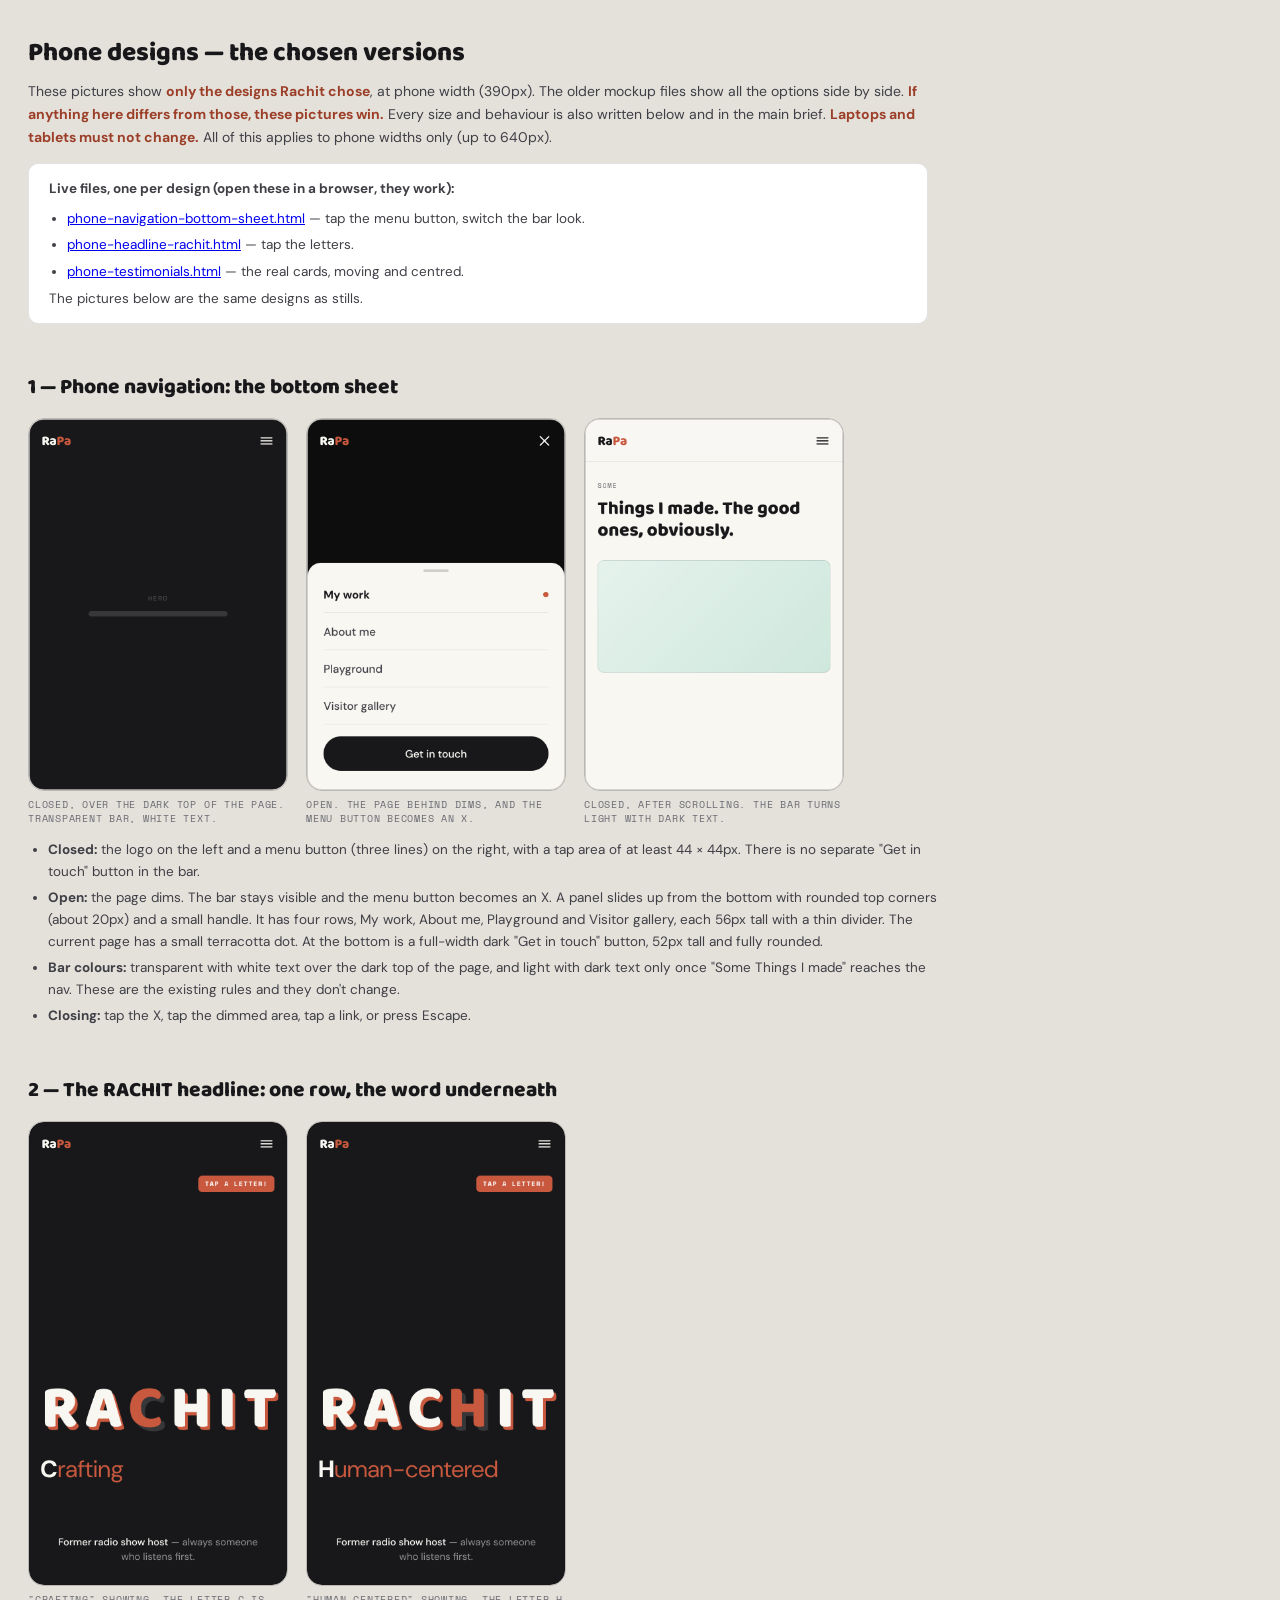
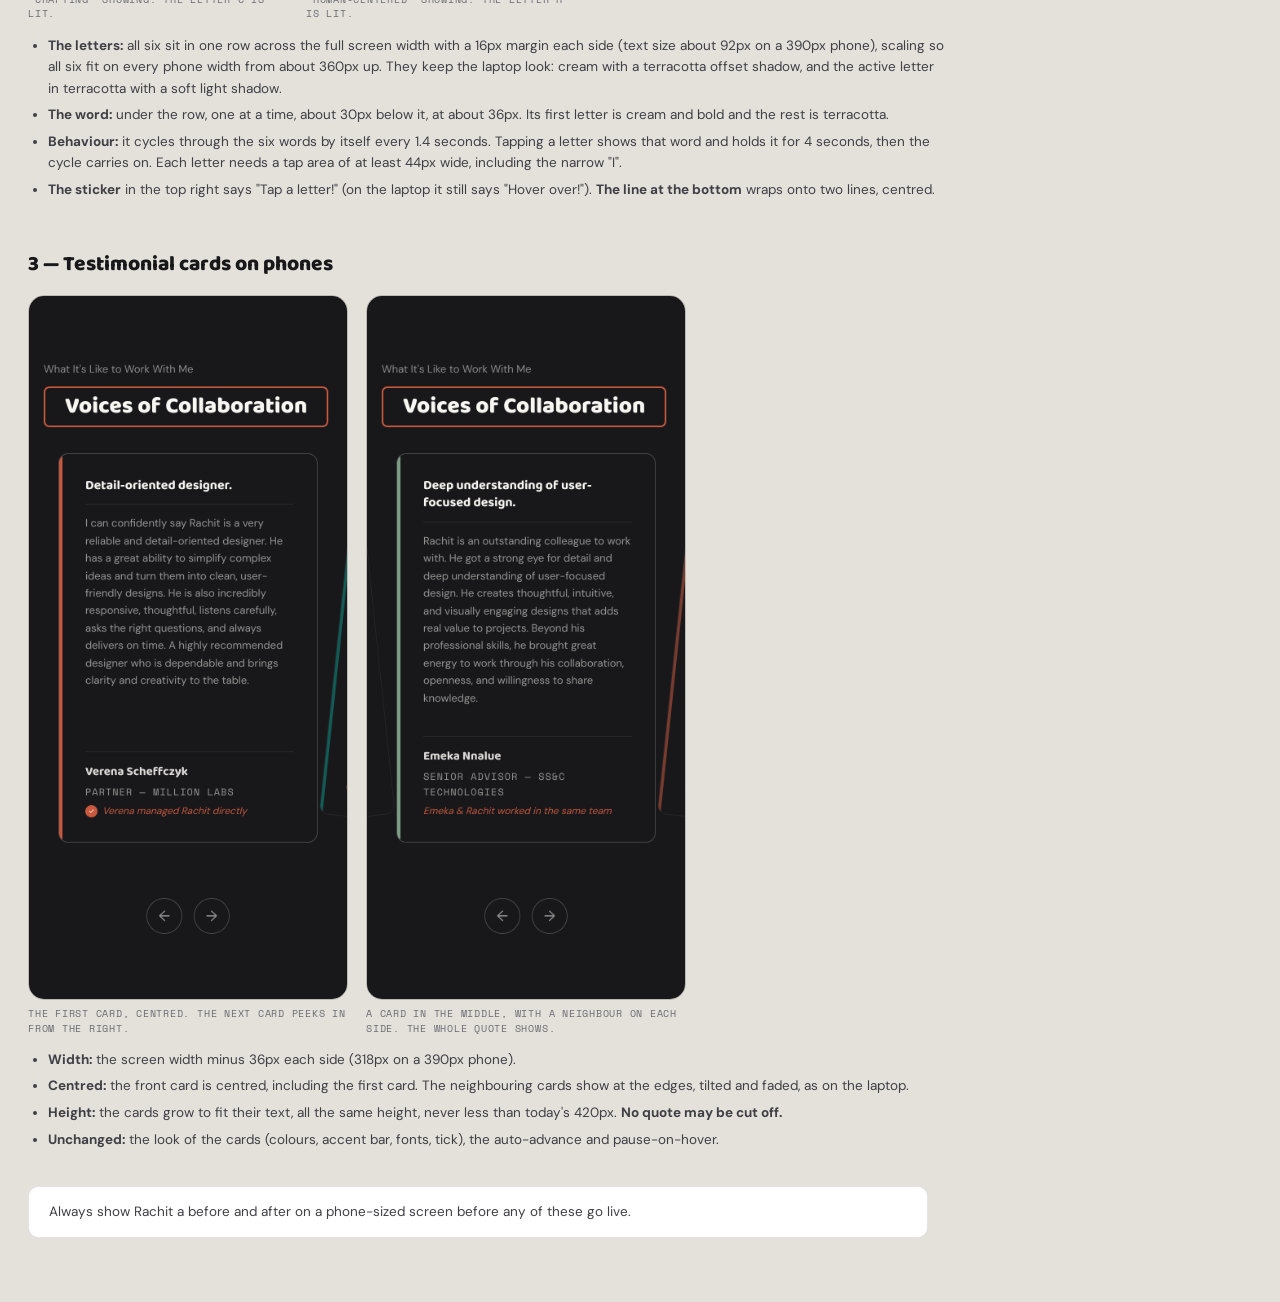
<file: reference/phone-designs/index.html>
<!DOCTYPE html>
<html lang="en">
<head>
<meta charset="UTF-8">
<meta name="viewport" content="width=device-width, initial-scale=1">
<title>Phone designs — the chosen versions</title>
<link rel="stylesheet" href="https://fonts.googleapis.com/css2?family=Baloo+2:wght@600;700;800&family=DM+Sans:wght@300;400;500;700&family=Space+Mono:wght@400;700&display=swap">
<style>
*,*::before,*::after{box-sizing:border-box;margin:0;padding:0;}
:root{--ink:#18181b;--ink2:#3f3f46;--ink3:#6b6b73;--bd:rgba(24,24,27,.12);--tc:#c8593e;--tct:#9c3f29;--fh:'Baloo 2',sans-serif;--fb:'DM Sans',sans-serif;--fm:'Space Mono',monospace;}
body{background:#e4e1db;font-family:var(--fb);color:var(--ink2);padding:32px 28px 64px;}
h1{font-family:var(--fh);font-weight:800;font-size:26px;color:var(--ink);margin-bottom:6px;}
.lead{font-size:14px;line-height:1.65;max-width:900px;margin-bottom:8px;}
.lead b{color:var(--tct);}
h2{font-family:var(--fh);font-weight:800;font-size:21px;color:var(--ink);margin:46px 0 6px;}
.shots{display:flex;gap:18px;flex-wrap:wrap;margin:14px 0;}
.shots figure{width:260px;}
.shots img{width:260px;display:block;border-radius:16px;border:1.5px solid rgba(24,24,27,.2);}
.shots figcaption{font-family:var(--fm);font-size:9.5px;text-transform:uppercase;letter-spacing:.08em;color:var(--ink3);margin-top:6px;line-height:1.5;}
ul{max-width:900px;margin:6px 0 0 20px;}
li{font-size:13.5px;line-height:1.6;margin-bottom:5px;}
.rule{margin-top:36px;max-width:900px;background:#fff;border:1.5px solid var(--bd);border-radius:10px;padding:14px 20px;font-size:13.5px;line-height:1.6;}
</style>
</head>
<body>

<h1>Phone designs — the chosen versions</h1>
<p class="lead">These pictures show <b>only the designs Rachit chose</b>, at phone width (390px). The older mockup files show all the options side by side. <b>If anything here differs from those, these pictures win.</b> Every size and behaviour is also written below and in the main brief. <b>Laptops and tablets must not change.</b> All of this applies to phone widths only (up to 640px).</p>

<div class="rule" style="margin:14px 0 0"><b>Live files, one per design (open these in a browser, they work):</b>
<ul style="margin:8px 0 0 18px;max-width:none">
<li><a href="phone-navigation-bottom-sheet.html">phone-navigation-bottom-sheet.html</a> — tap the menu button, switch the bar look.</li>
<li><a href="phone-headline-rachit.html">phone-headline-rachit.html</a> — tap the letters.</li>
<li><a href="phone-testimonials.html">phone-testimonials.html</a> — the real cards, moving and centred.</li>
</ul>The pictures below are the same designs as stills.</div>
<h2>1 — Phone navigation: the bottom sheet</h2>
<div class="shots">
  <figure><img src="1-navigation-closed-over-hero.png" alt="Closed over the dark top"><figcaption>Closed, over the dark top of the page. Transparent bar, white text.</figcaption></figure>
  <figure><img src="2-navigation-open.png" alt="Open"><figcaption>Open. The page behind dims, and the menu button becomes an X.</figcaption></figure>
  <figure><img src="3-navigation-closed-after-scrolling.png" alt="Closed after scrolling"><figcaption>Closed, after scrolling. The bar turns light with dark text.</figcaption></figure>
</div>
<ul>
  <li><b>Closed:</b> the logo on the left and a menu button (three lines) on the right, with a tap area of at least 44 × 44px. There is no separate "Get in touch" button in the bar.</li>
  <li><b>Open:</b> the page dims. The bar stays visible and the menu button becomes an X. A panel slides up from the bottom with rounded top corners (about 20px) and a small handle. It has four rows, My work, About me, Playground and Visitor gallery, each 56px tall with a thin divider. The current page has a small terracotta dot. At the bottom is a full-width dark "Get in touch" button, 52px tall and fully rounded.</li>
  <li><b>Bar colours:</b> transparent with white text over the dark top of the page, and light with dark text only once "Some Things I made" reaches the nav. These are the existing rules and they don't change.</li>
  <li><b>Closing:</b> tap the X, tap the dimmed area, tap a link, or press Escape.</li>
</ul>

<h2>2 — The RACHIT headline: one row, the word underneath</h2>
<div class="shots">
  <figure><img src="4-headline-crafting.png" alt="Headline, Crafting"><figcaption>"Crafting" showing. The letter C is lit.</figcaption></figure>
  <figure><img src="4-headline-human-centered.png" alt="Headline, Human-centered"><figcaption>"Human-centered" showing. The letter H is lit.</figcaption></figure>
</div>
<ul>
  <li><b>The letters:</b> all six sit in one row across the full screen width with a 16px margin each side (text size about 92px on a 390px phone), scaling so all six fit on every phone width from about 360px up. They keep the laptop look: cream with a terracotta offset shadow, and the active letter in terracotta with a soft light shadow.</li>
  <li><b>The word:</b> under the row, one at a time, about 30px below it, at about 36px. Its first letter is cream and bold and the rest is terracotta.</li>
  <li><b>Behaviour:</b> it cycles through the six words by itself every 1.4 seconds. Tapping a letter shows that word and holds it for 4 seconds, then the cycle carries on. Each letter needs a tap area of at least 44px wide, including the narrow "I".</li>
  <li><b>The sticker</b> in the top right says "Tap a letter!" (on the laptop it still says "Hover over!"). <b>The line at the bottom</b> wraps onto two lines, centred.</li>
</ul>

<h2>3 — Testimonial cards on phones</h2>
<div class="shots">
  <figure style="width:320px"><img style="width:320px" src="5-testimonials-first-card.png" alt="Testimonials, first card"><figcaption>The first card, centred. The next card peeks in from the right.</figcaption></figure>
  <figure style="width:320px"><img style="width:320px" src="6-testimonials-emeka-card.png" alt="Testimonials, Emeka"><figcaption>A card in the middle, with a neighbour on each side. The whole quote shows.</figcaption></figure>
</div>
<ul>
  <li><b>Width:</b> the screen width minus 36px each side (318px on a 390px phone).</li>
  <li><b>Centred:</b> the front card is centred, including the first card. The neighbouring cards show at the edges, tilted and faded, as on the laptop.</li>
  <li><b>Height:</b> the cards grow to fit their text, all the same height, never less than today's 420px. <b>No quote may be cut off.</b></li>
  <li><b>Unchanged:</b> the look of the cards (colours, accent bar, fonts, tick), the auto-advance and pause-on-hover.</li>
</ul>

<div class="rule">Always show Rachit a before and after on a phone-sized screen before any of these go live.</div>
</body>
</html>
</file>
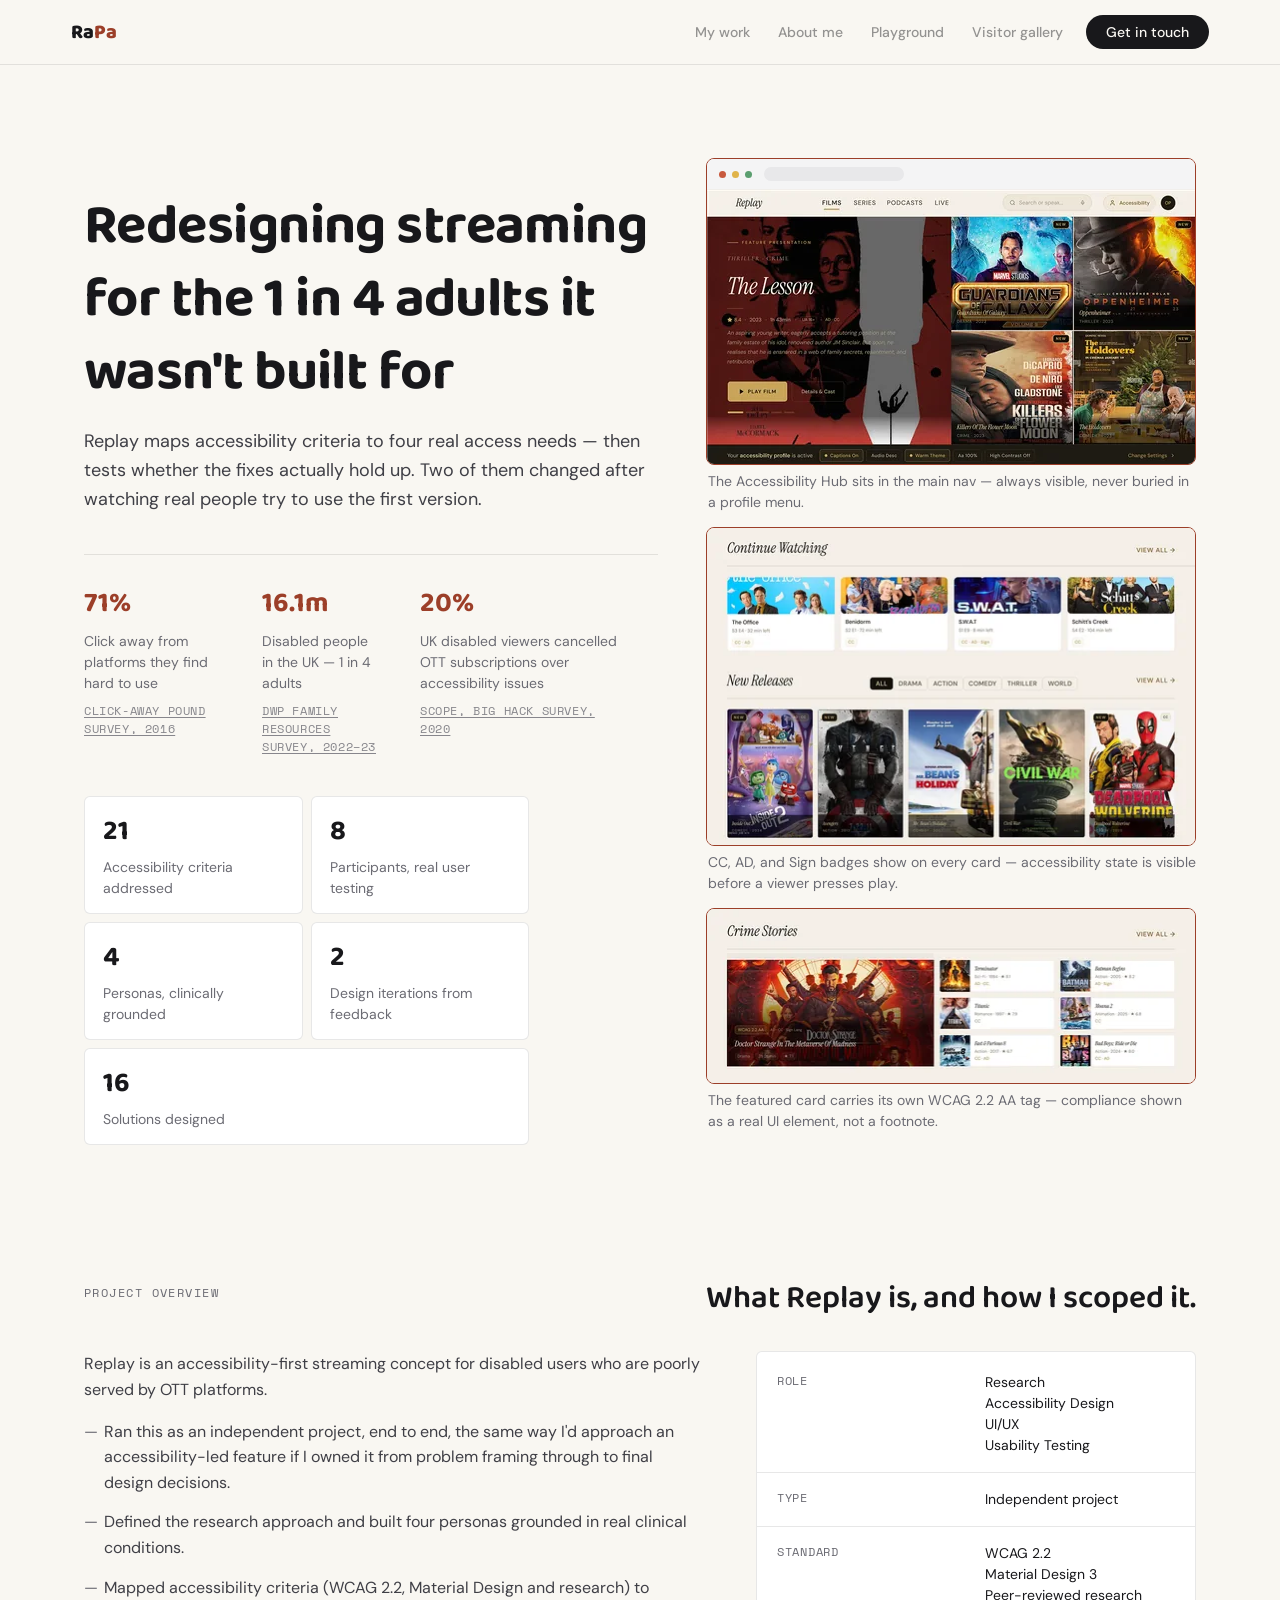
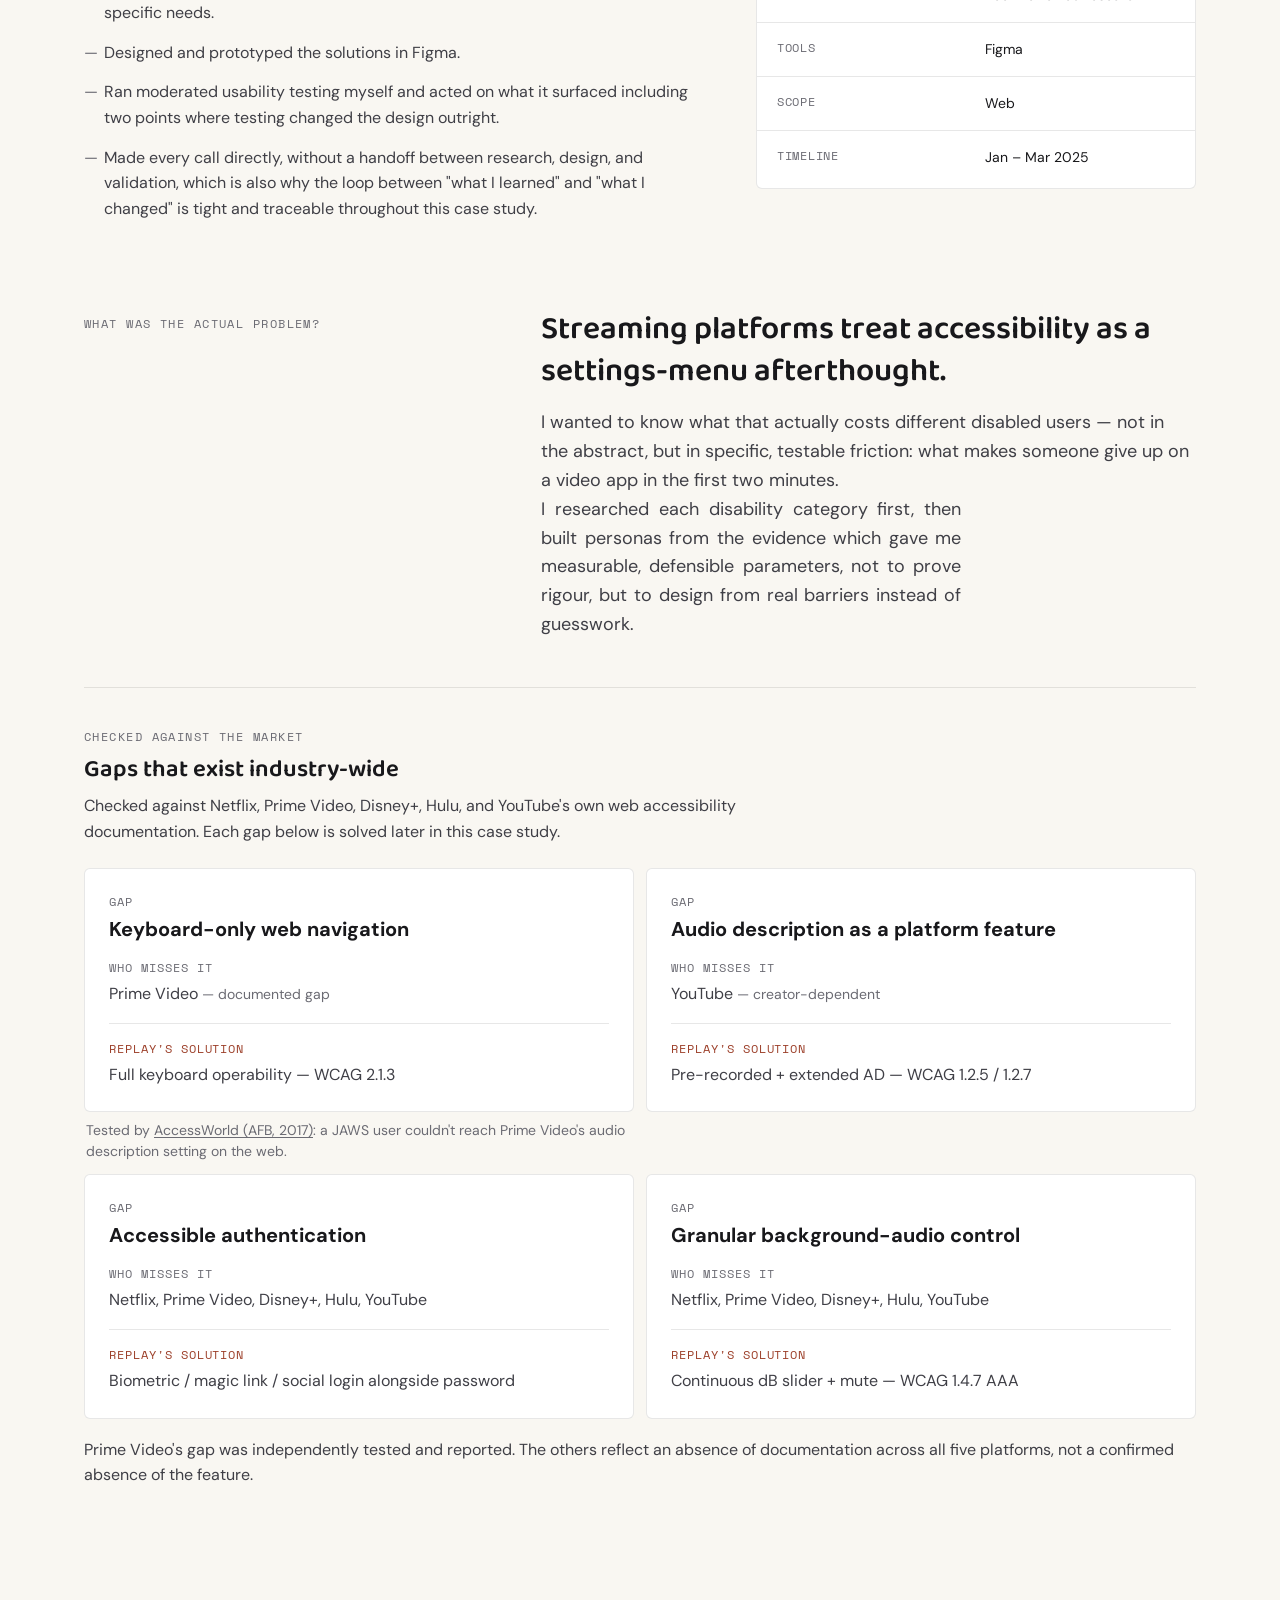
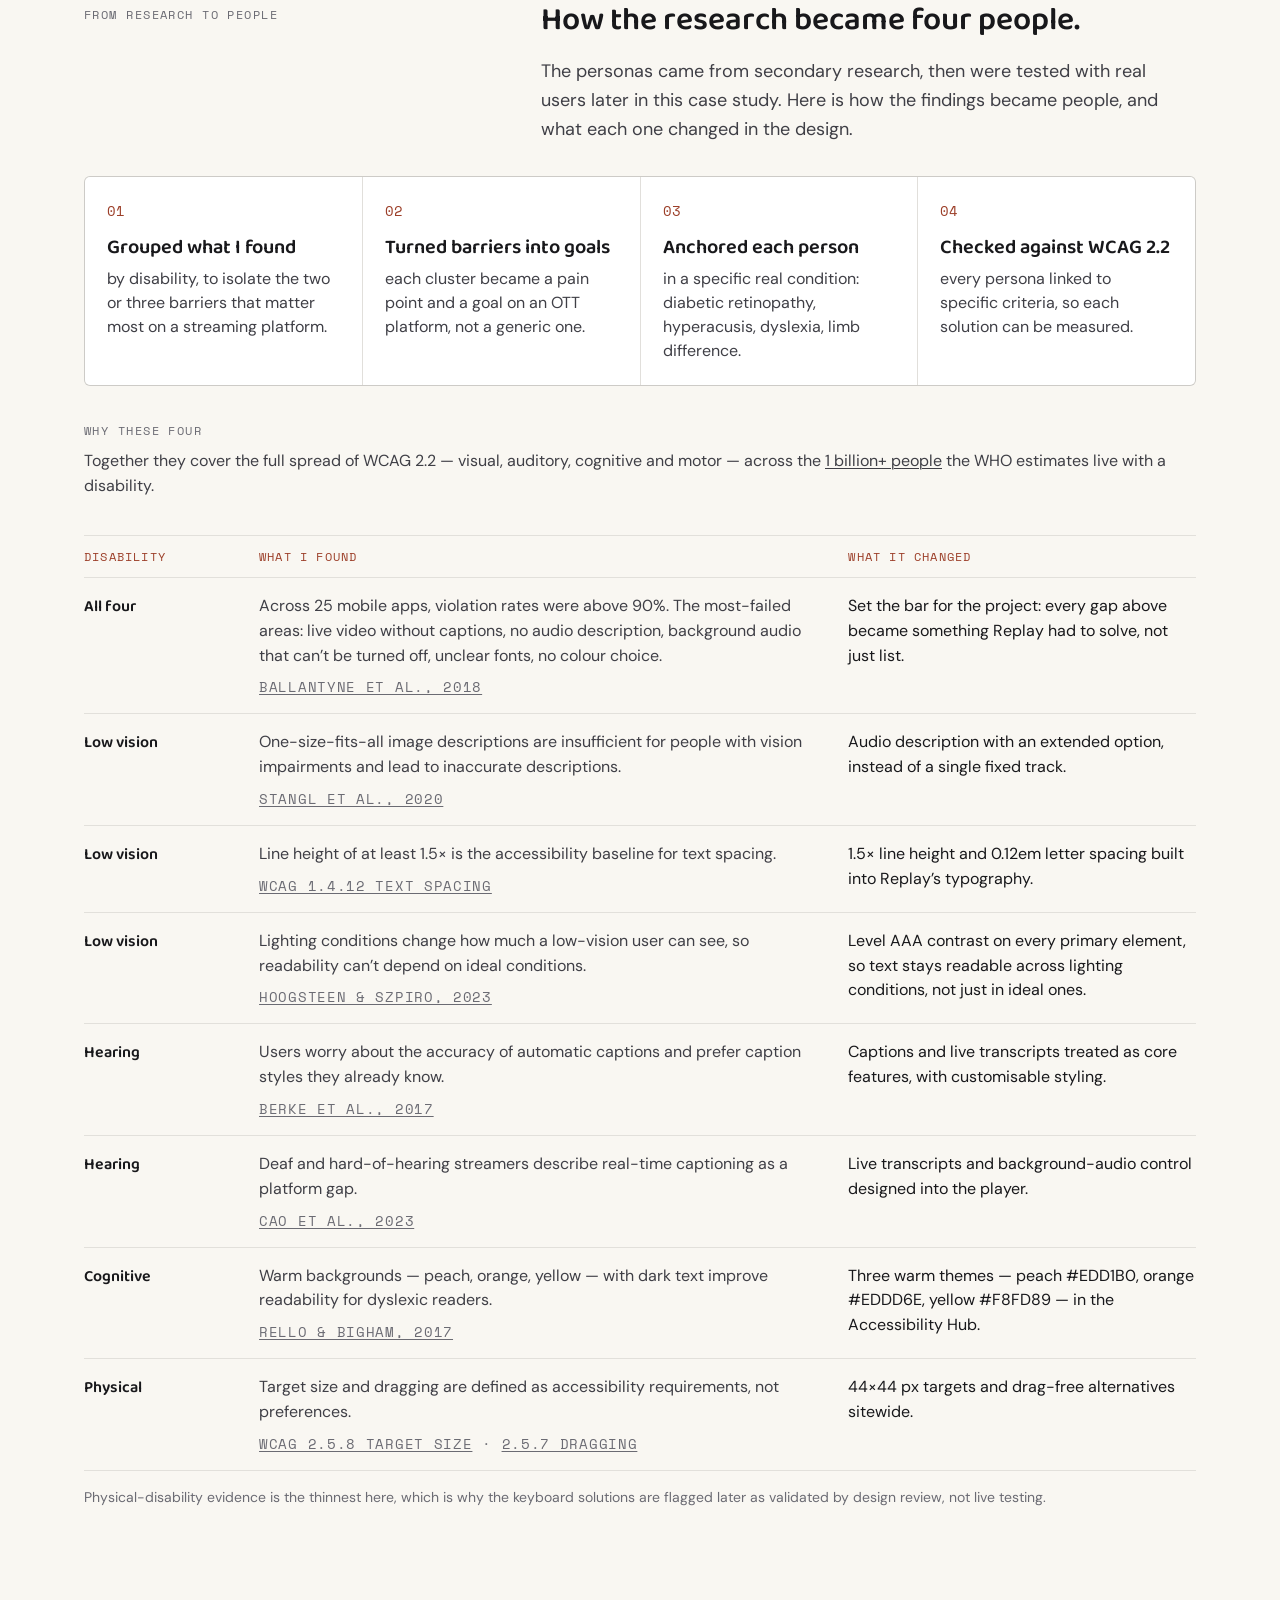
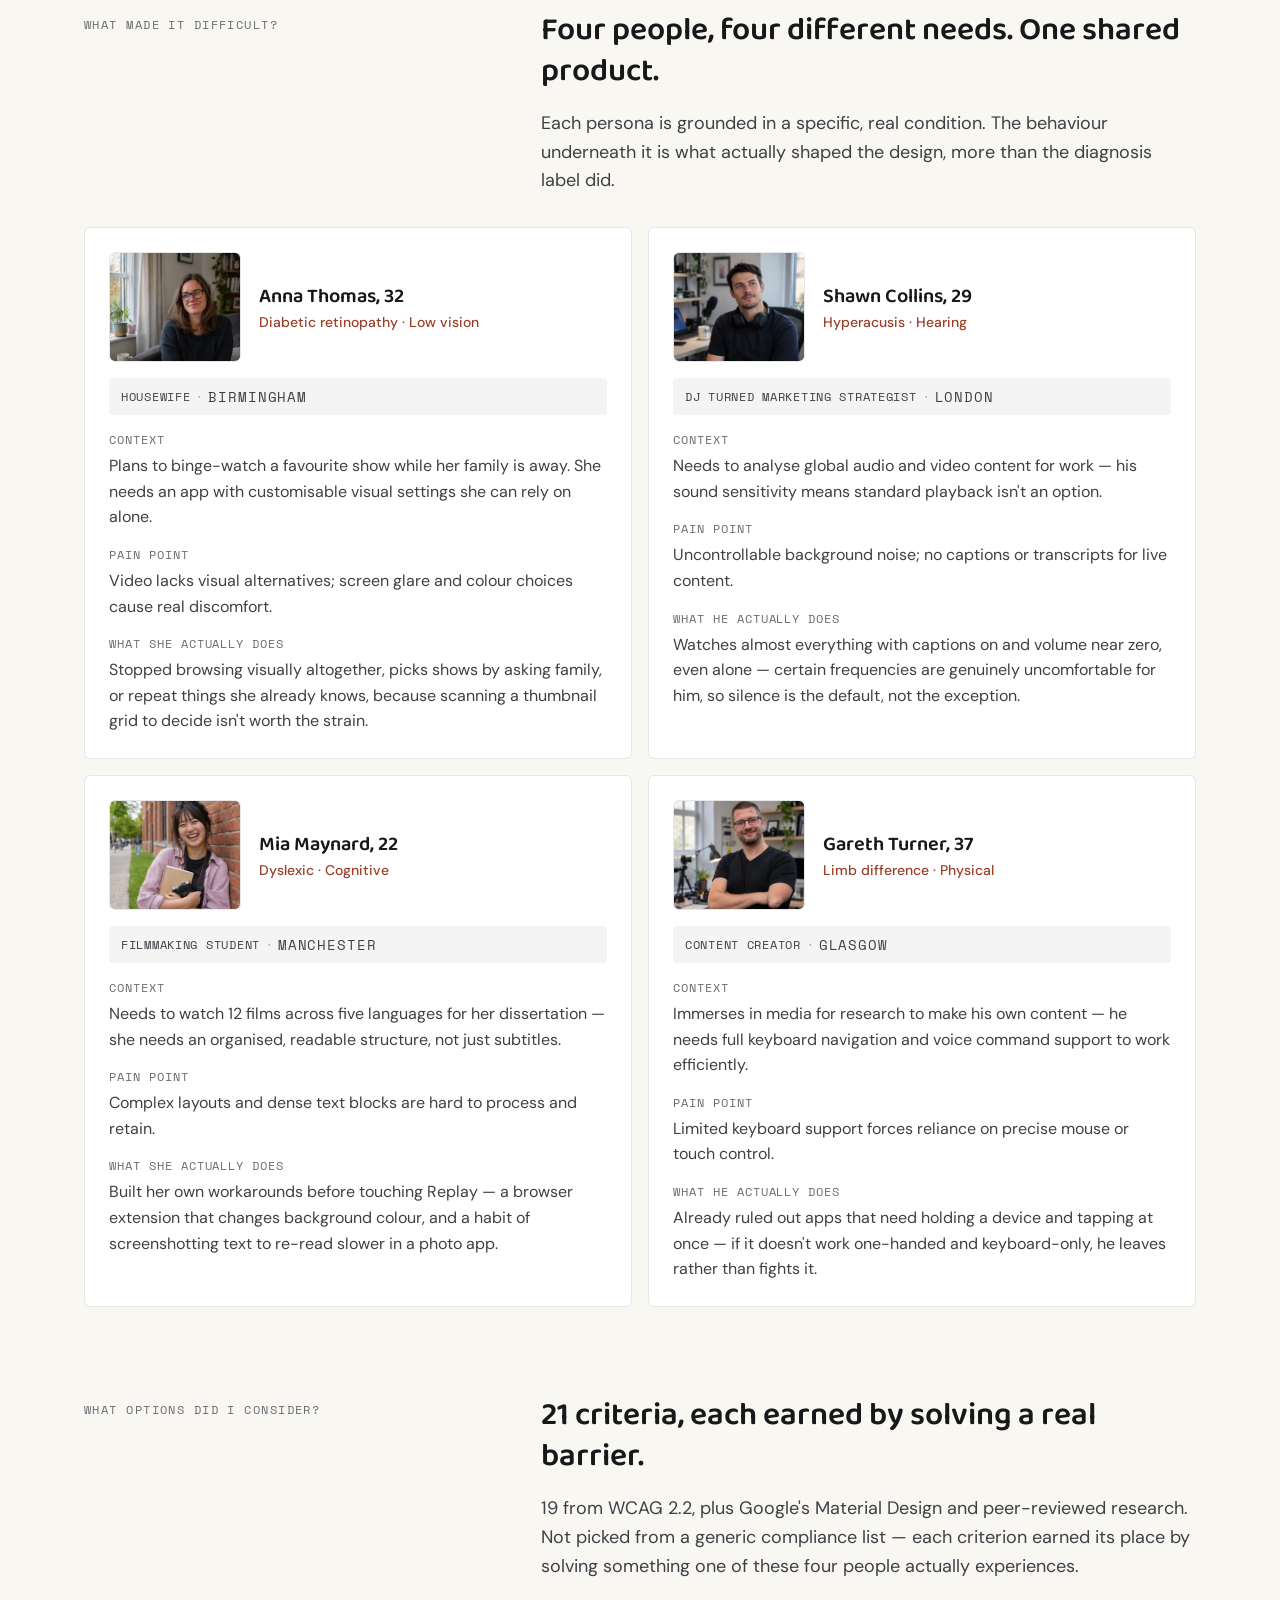
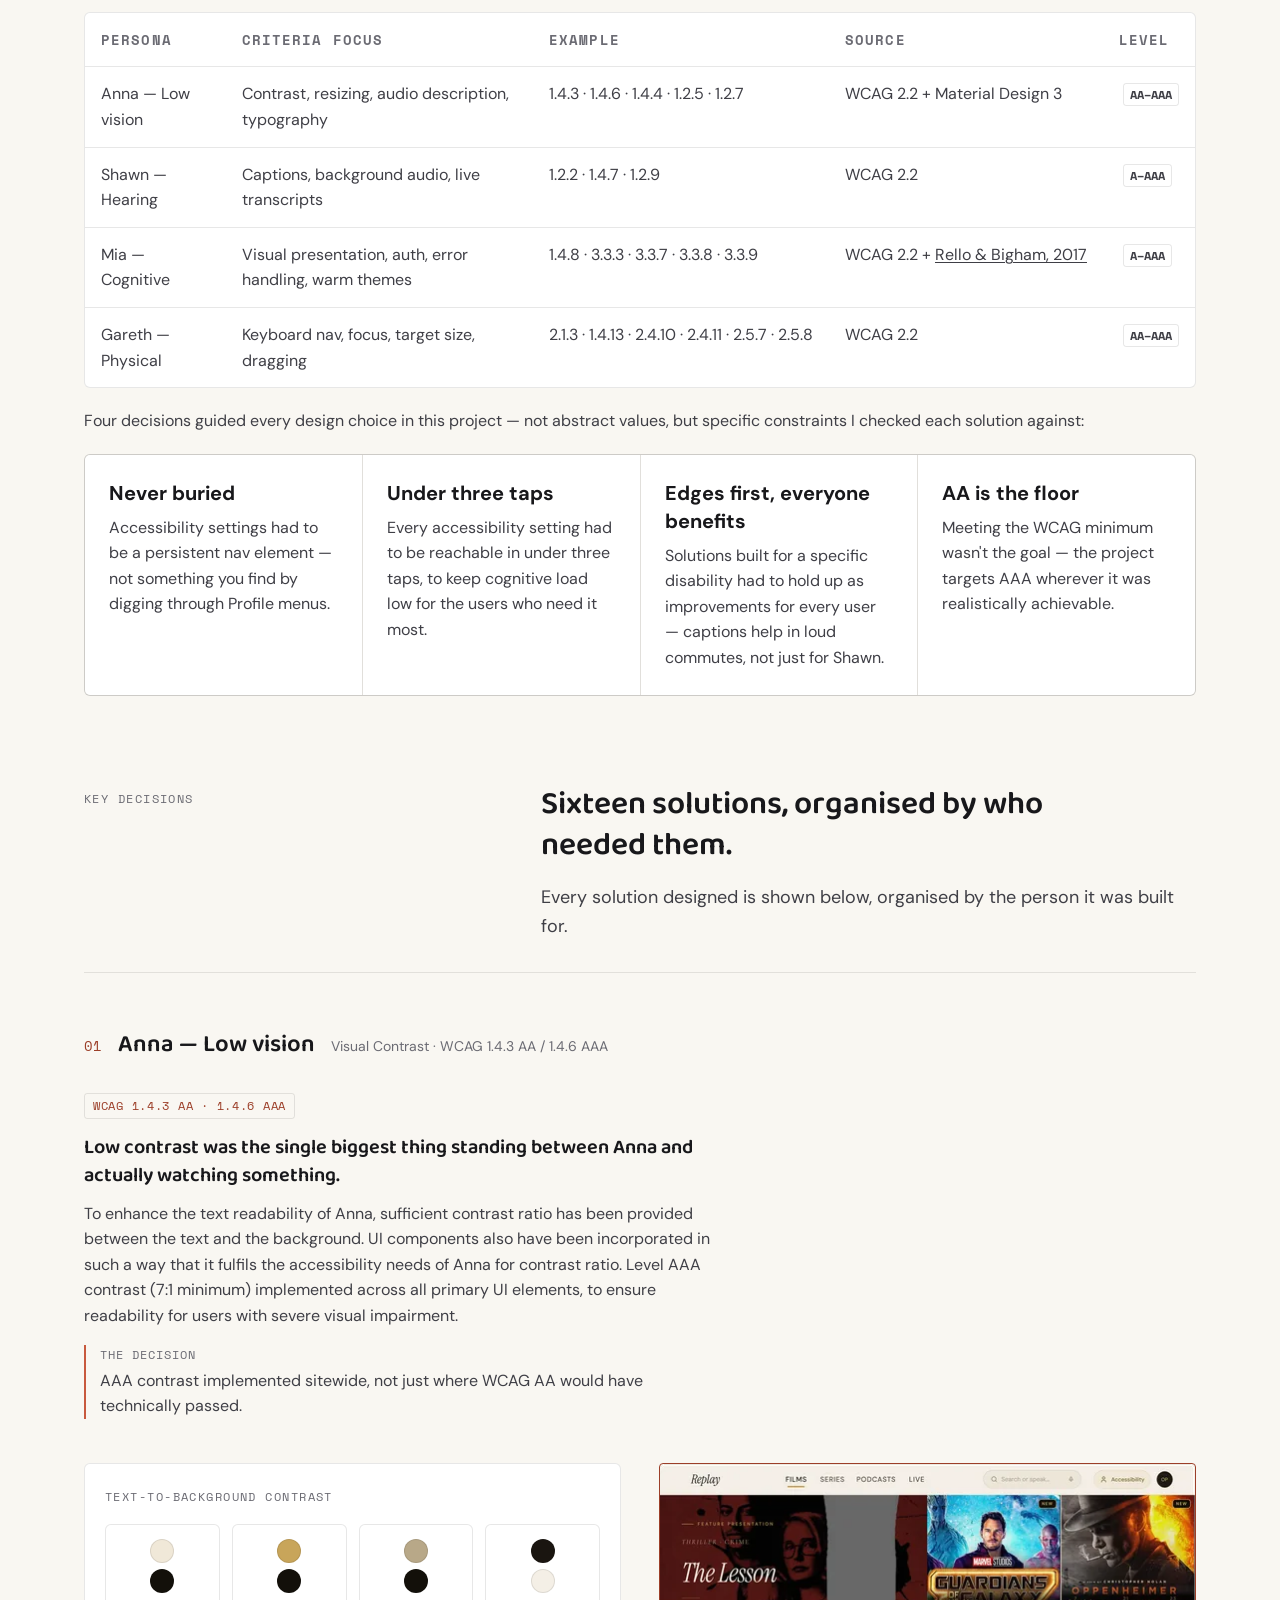
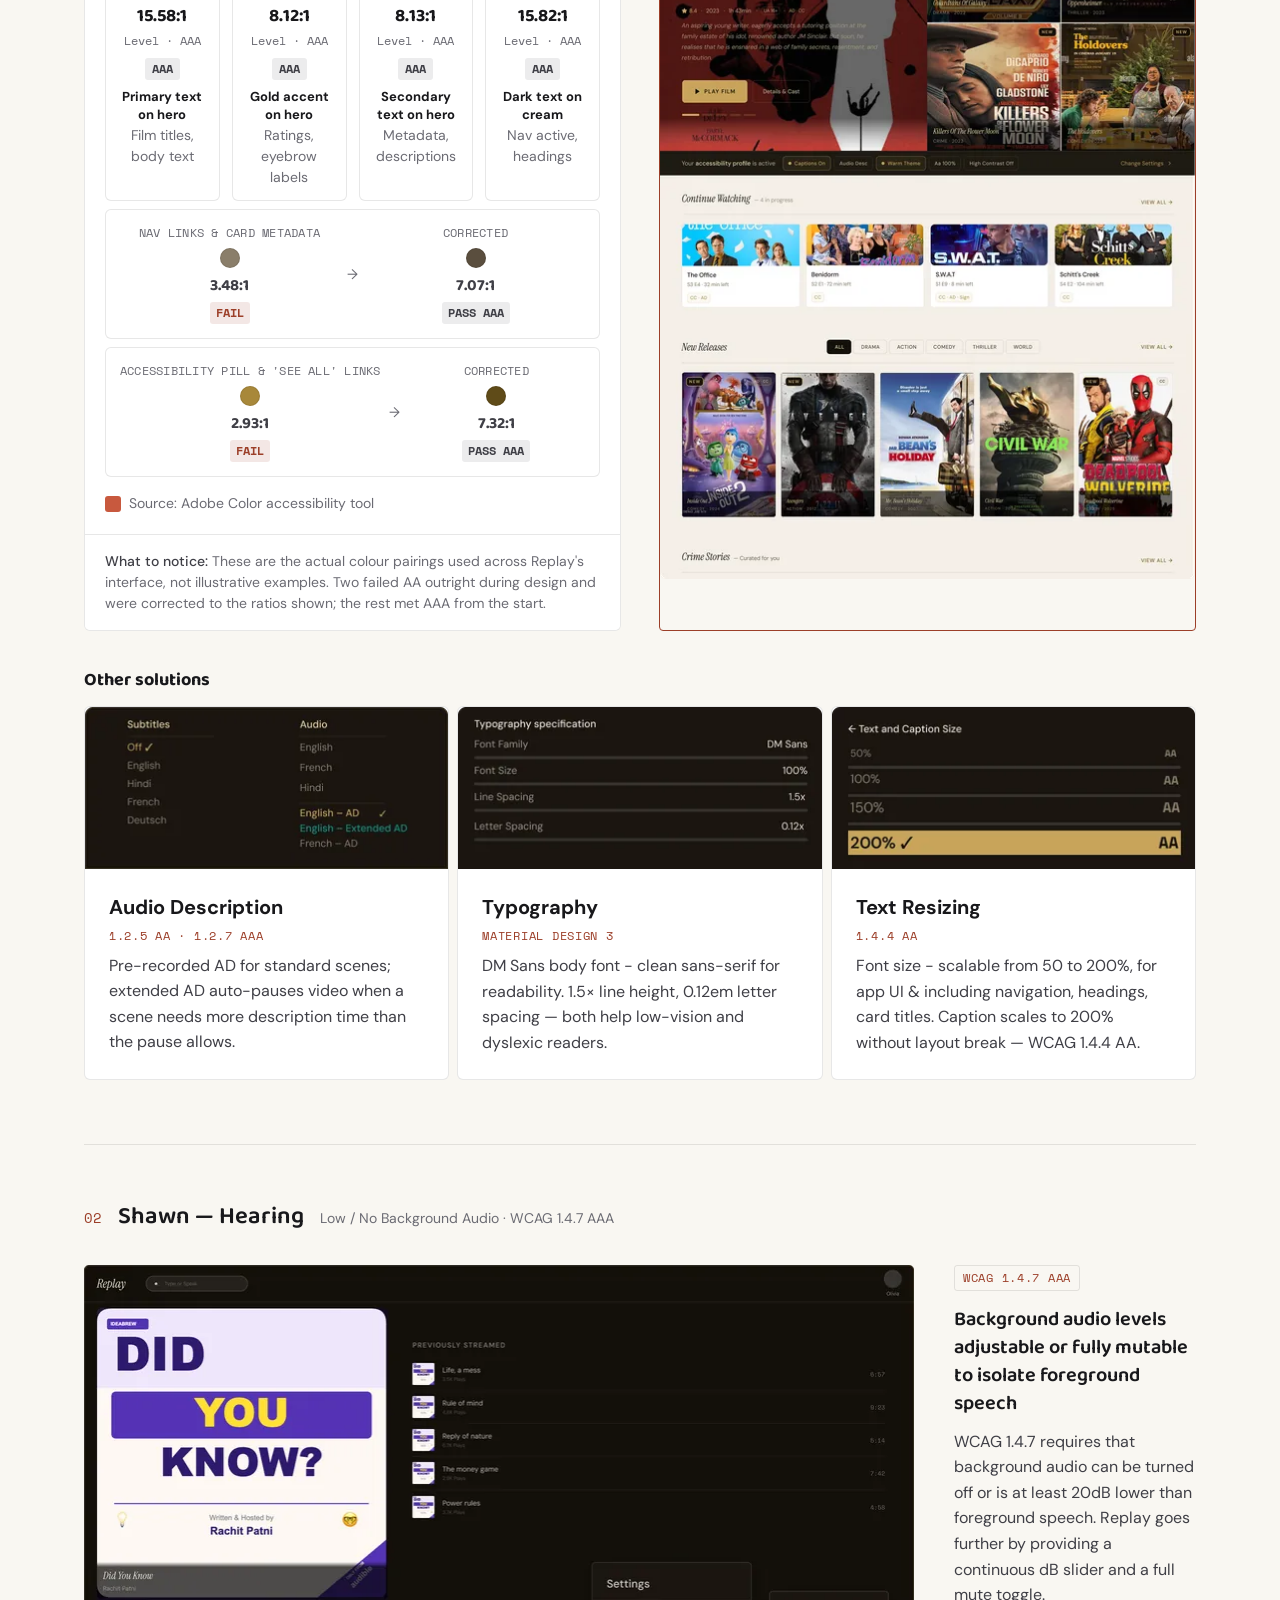
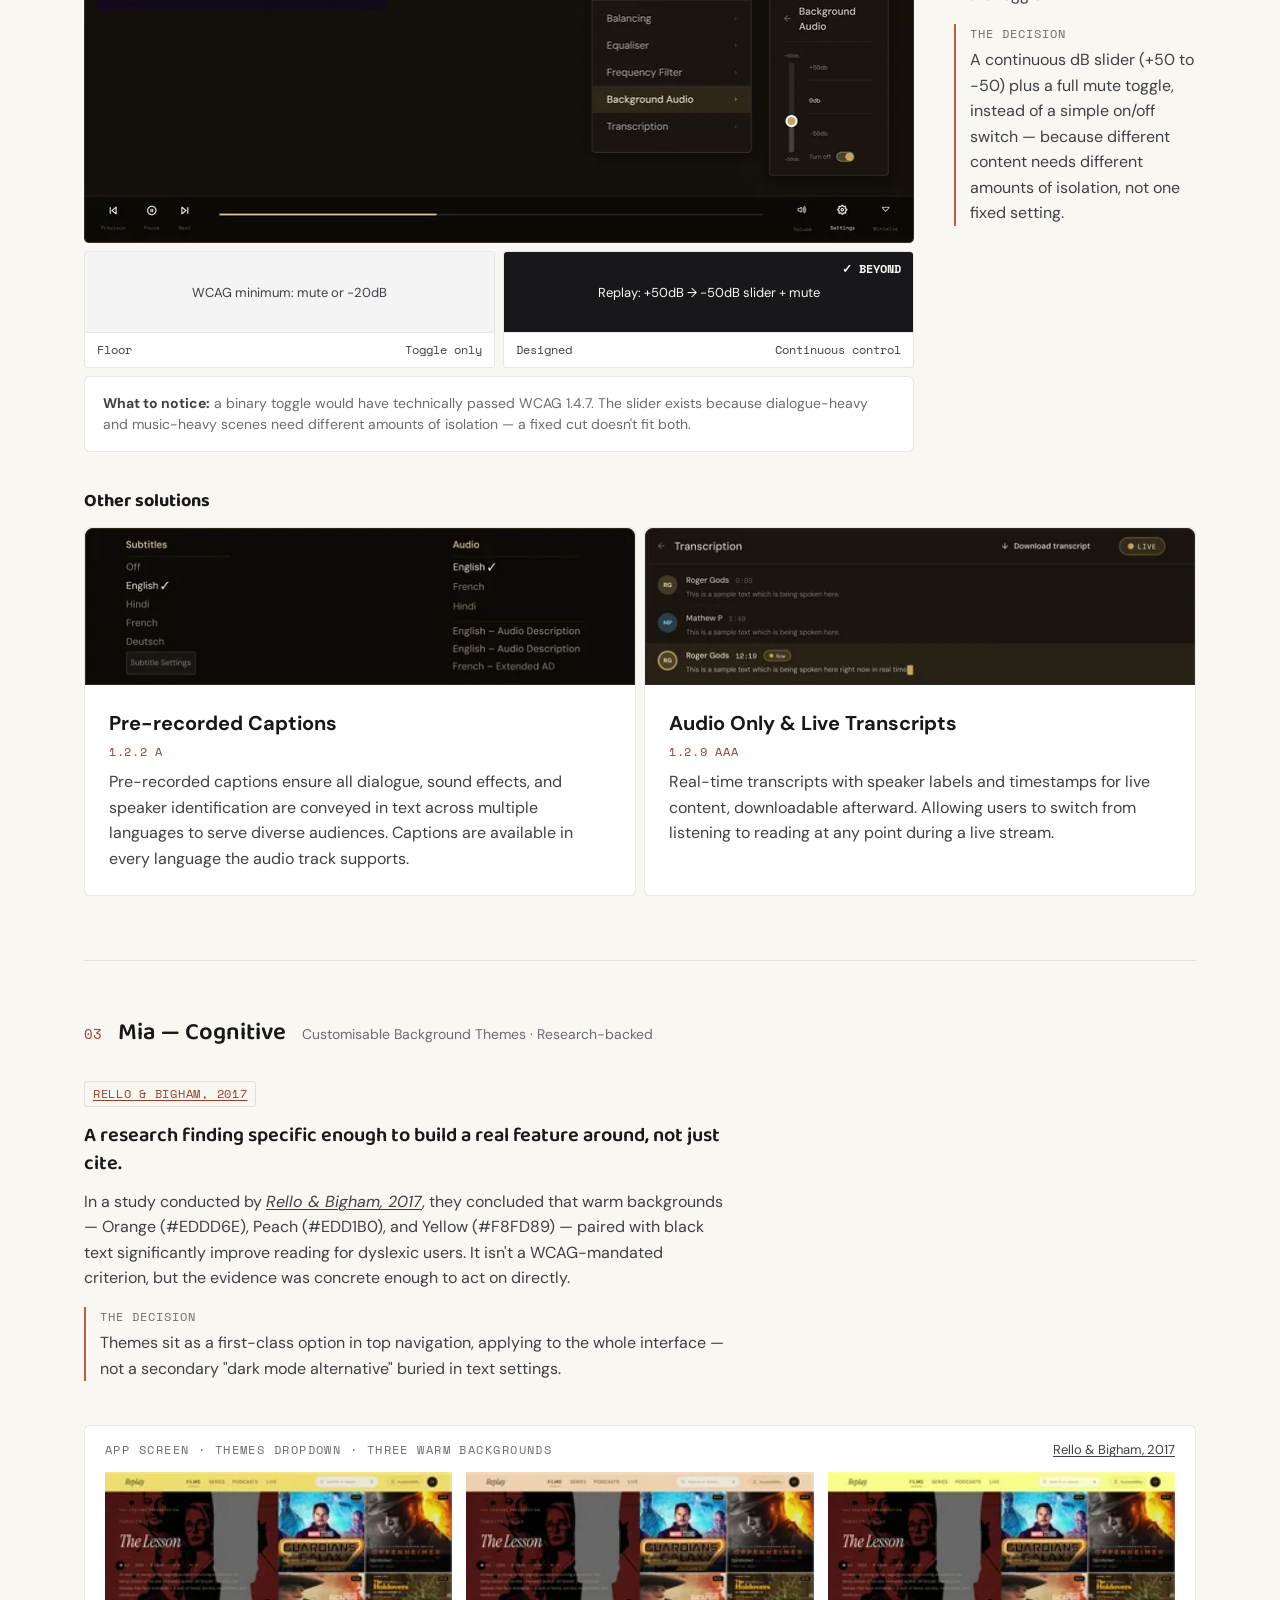
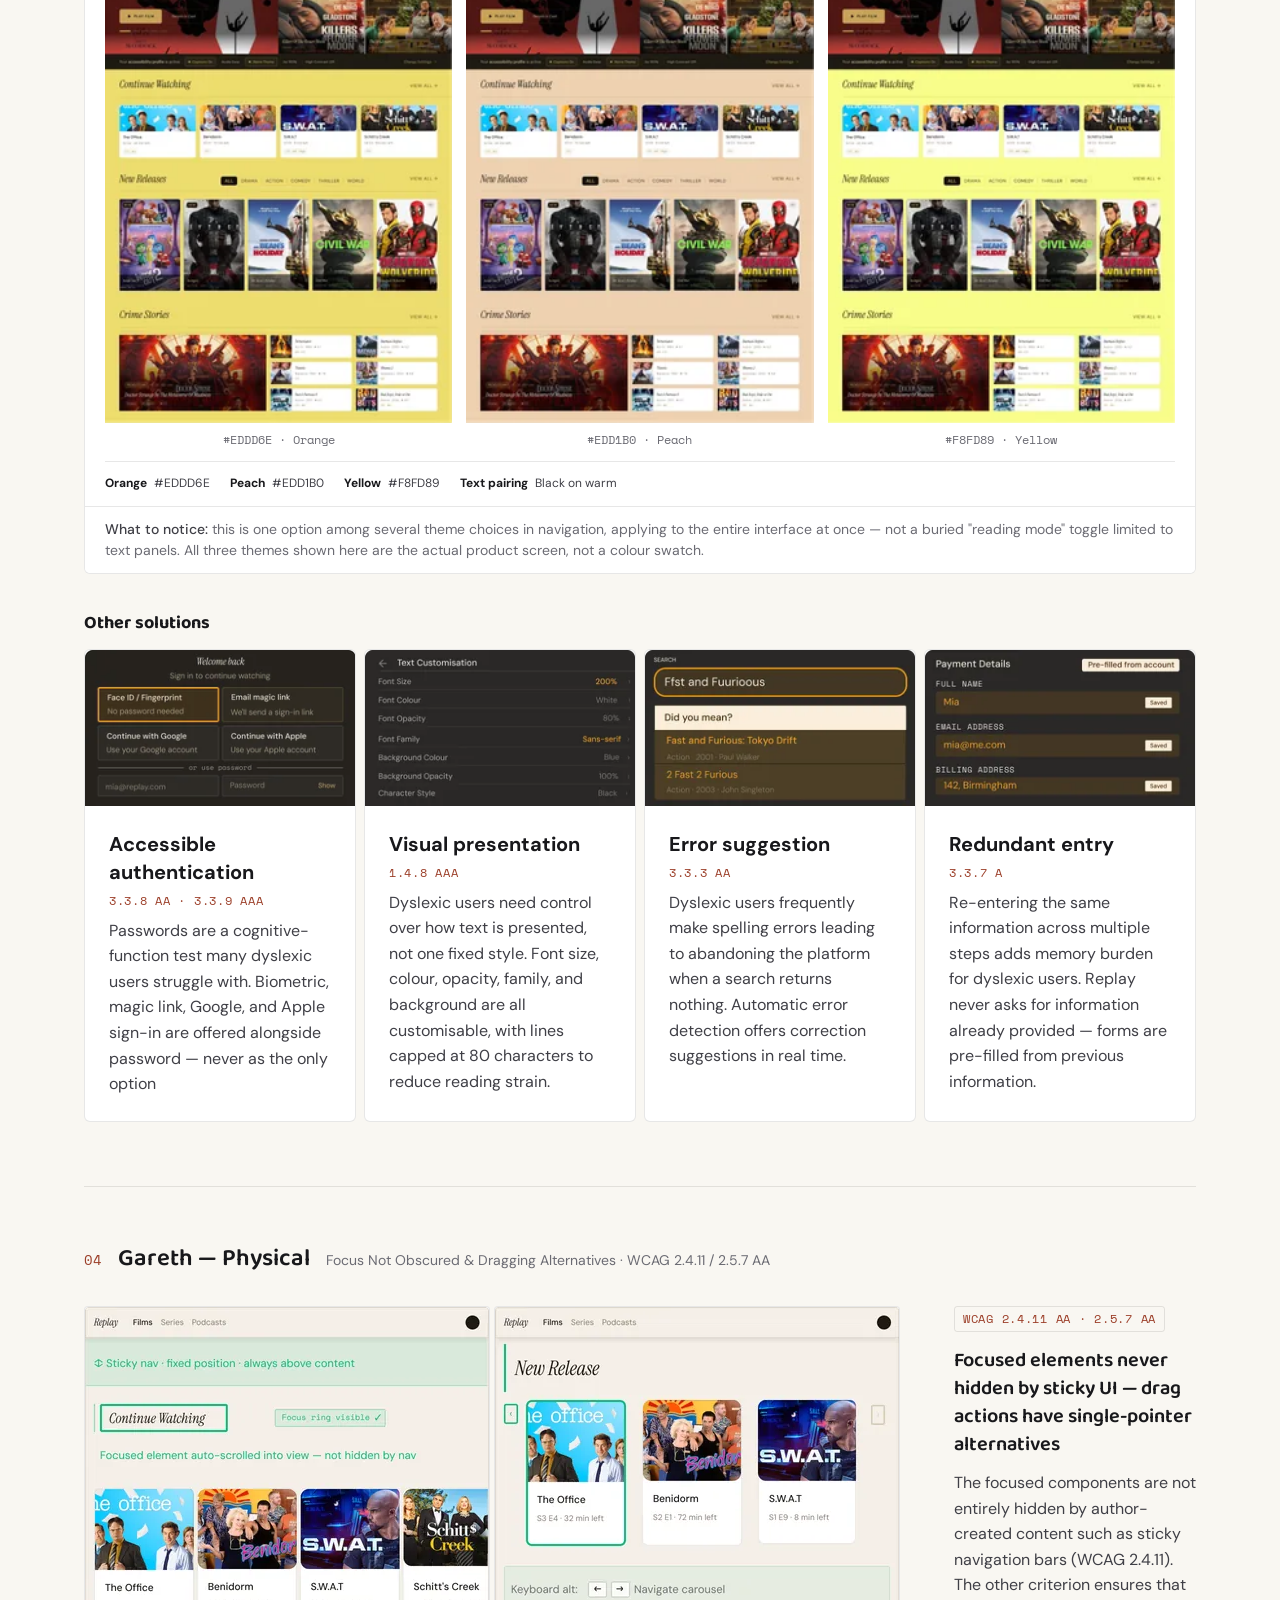
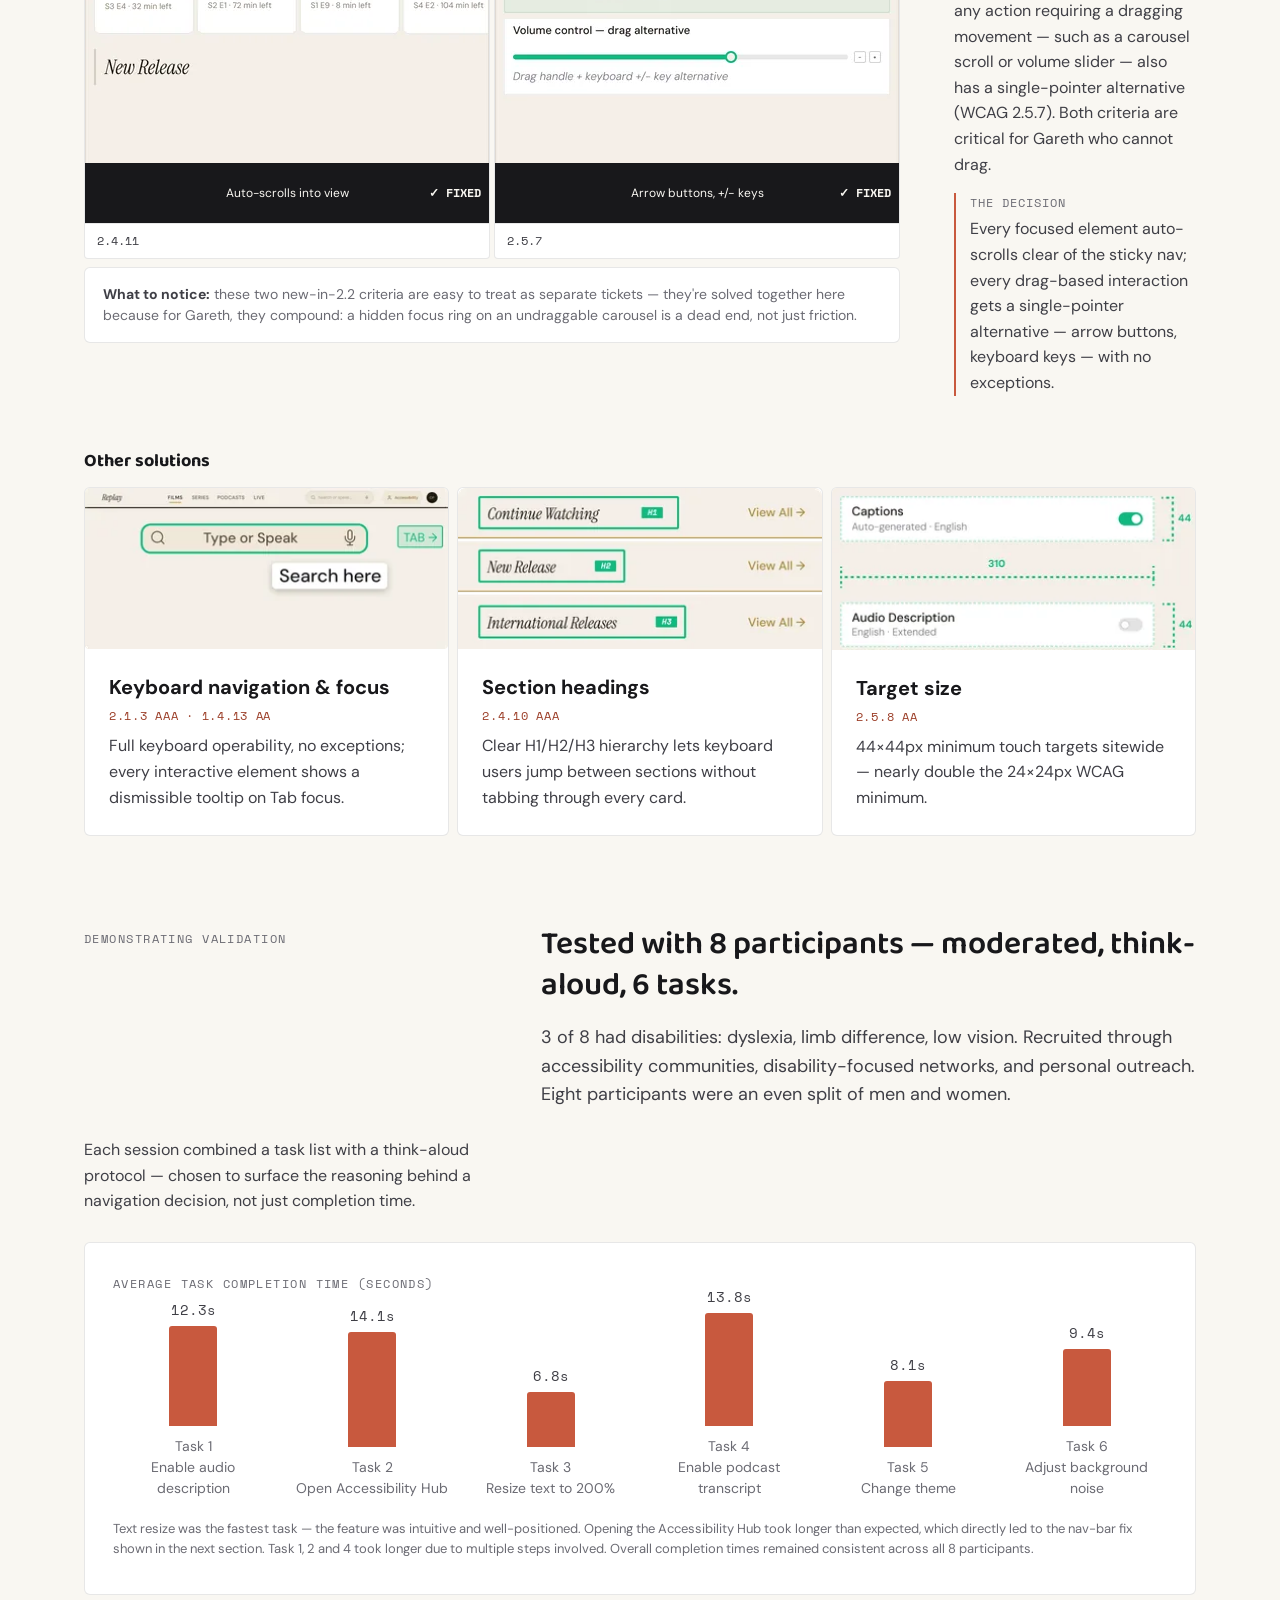
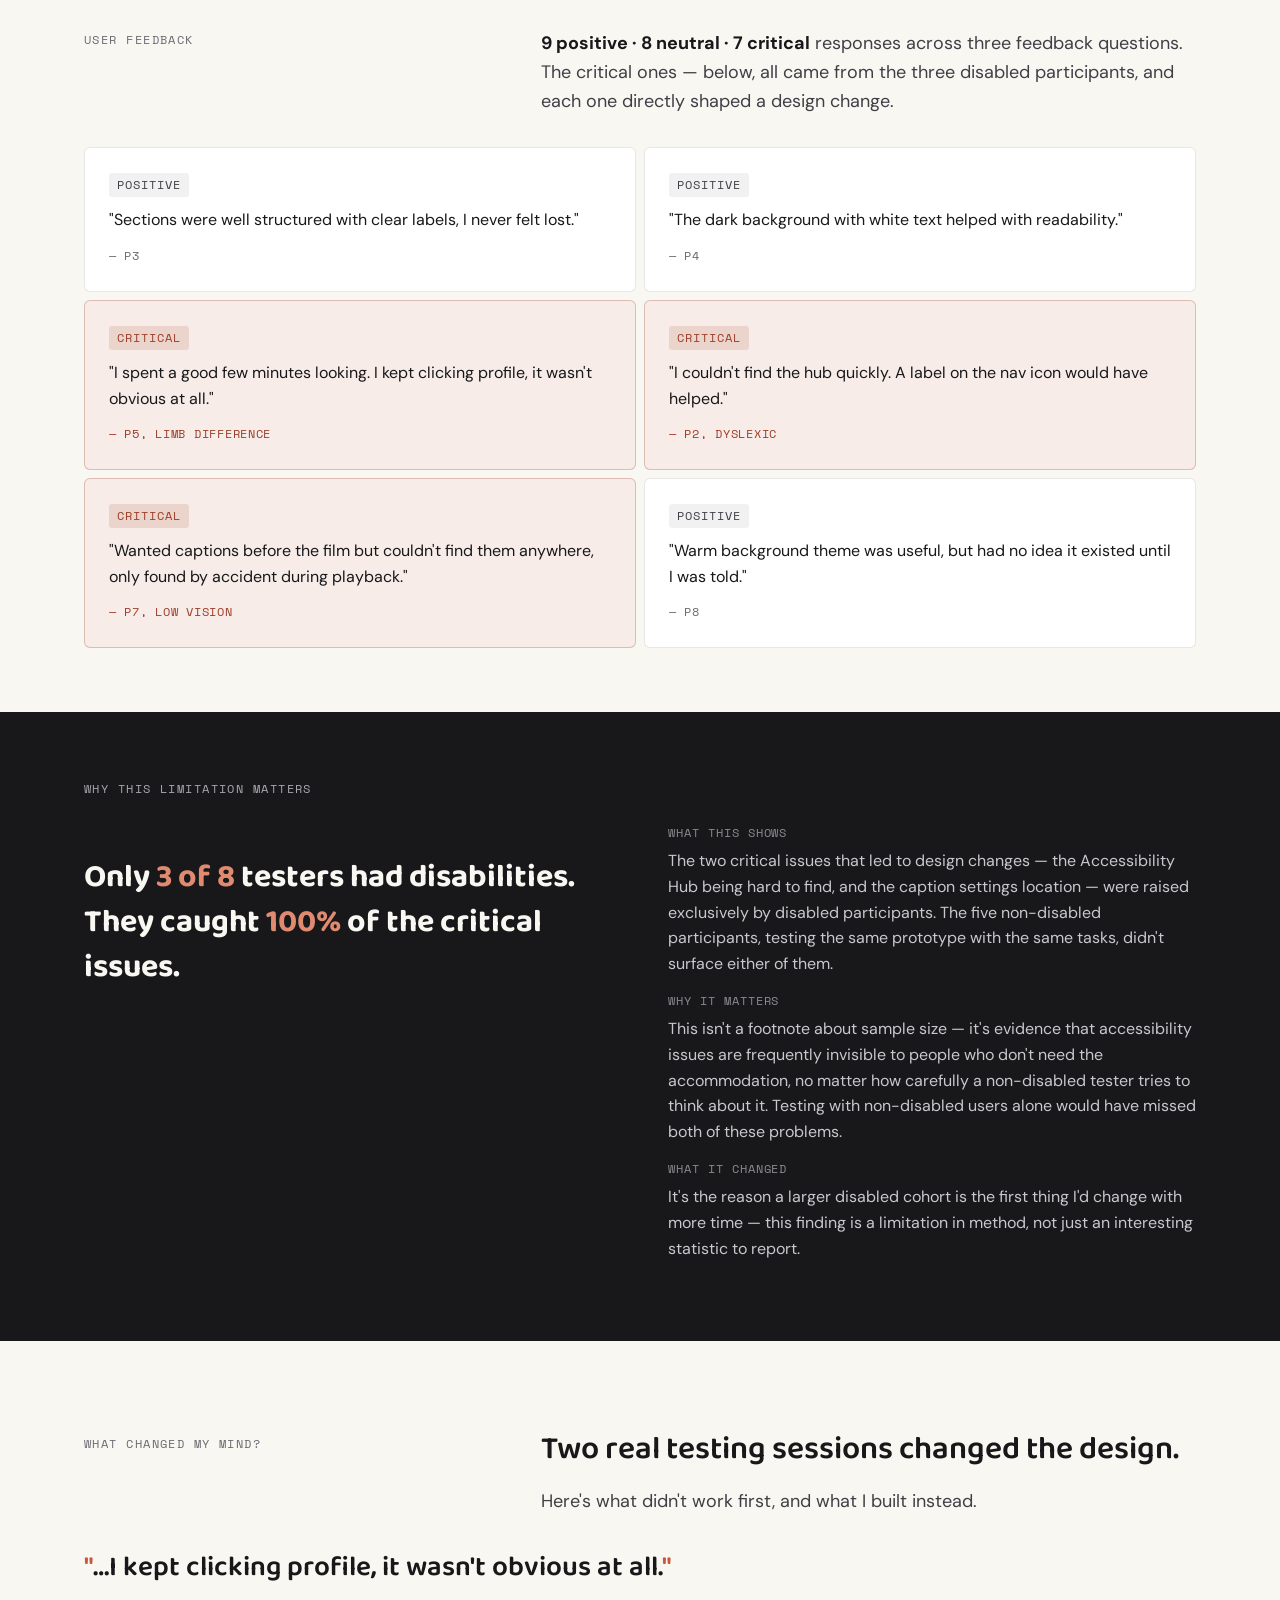
<file: site/replay/index.html>
<!DOCTYPE html>
<html lang="en">
<head><meta charset="UTF-8">
<meta name="viewport" content="width=device-width, initial-scale=1.0">
<link rel="icon" type="image/svg+xml" href="../favicon.svg">
<link rel="icon" type="image/png" sizes="32x32" href="../favicon-32.png">
<link rel="apple-touch-icon" href="../favicon-180.png">
<title>Replay Cinema — Case Study</title>
<link rel="preconnect" href="https://fonts.googleapis.com">
<link href="https://fonts.googleapis.com/css2?family=Baloo+2:wght@400;500;600;700;800&family=DM+Sans:wght@300;400;500&family=Space+Mono:wght@400;700&family=Cormorant+Garamond:wght@500&display=swap" rel="stylesheet">
<style>
  :root{
    --paper:#f9f7f2;
    --paper-2:#f4f4f5;
    --ink:#18181b;
    --ink-2:#3f3f46;
    --ink-3:#6b6b73;
    --border:rgba(24,24,27,0.10);
    --border-hover:rgba(24,24,27,0.20);
    --terracotta-text:#9c3f29;
    --terracotta-deco:#c8593e;
    --critical-bg:#f7ece8;
    --critical-border:rgba(156,63,41,0.28);
    --white:#ffffff;
  }
  *{box-sizing:border-box;}
  html{scroll-behavior:smooth;}
  body{
    margin:0;
    background:var(--paper);
    color:var(--ink-2);
    font-family:'DM Sans',sans-serif;
    font-weight:400;
    font-size:16px;
    line-height:1.5;
  }
  h1,h2,h3{
    font-family:'Baloo 2',sans-serif;
    font-weight:600;
    color:var(--ink);
    line-height:1.3;
    margin:0;
  }
  .mono{
    font-family:'Space Mono',monospace;
    font-size:13px;
    text-transform:uppercase;
    letter-spacing:0.12em;
    color:var(--ink-3);
  }
  .wrap{
    max-width:1240px;
    margin:0 auto;
    padding:0 24px;
  }
  @media(min-width:900px){
    .wrap{padding:0 64px;}
  }
  section{padding:56px 0;}
  @media(min-width:900px){
    section{padding:88px 0;}
  }
  a{color:inherit;}
  img{max-width:100%;display:block;}

  /* ===== SIMPLE HEADER (no nav) ===== */
  .topbar{
    padding:24px 24px 0;
  }
  @media(min-width:900px){.topbar{padding:28px 64px 0;}}
  .topbar-inner{
    max-width:1240px;margin:0 auto;
    display:flex;align-items:center;justify-content:space-between;
  }
  .logo-link{font-family:'Baloo 2';font-weight:700;font-size:16px;color:var(--ink);text-decoration:none;}
  .back-link{
    font-family:'Space Mono';font-size:12px;text-transform:uppercase;letter-spacing:0.08em;
    color:var(--ink-3);text-decoration:none;
  }

  /* ===== HERO ===== */
  .hero{padding-top:40px;padding-bottom:0;}
  .hero-grid{
    display:grid;
    grid-template-columns:1fr;
    gap:32px;
  }
  @media(min-width:900px){
    .hero-grid{grid-template-columns:1.2fr 1fr;gap:48px;align-items:start;}
  }
  .hero-eyebrow{margin-bottom:16px;display:block;}
  .hero h1{font-size:32px;font-weight:700;letter-spacing:-0.01em;}
  @media(min-width:600px){.hero h1{font-size:56px;}}
  @media(min-width:1100px){.hero h1{font-size:56px;}}
  .hero-sub{
    font-size:16px;color:var(--ink-2);margin-top:18px;max-width:54ch;
  }
  .hero-visual-wrap{
    display:flex;justify-content:center;
  }
  .hero-visual{
    border:1px solid var(--border);border-radius:8px;overflow:hidden;background:linear-gradient(165deg,#1a140d,#2b2013);
    width:366px;max-width:100%;
  }
  .hero-visual .frame-label{
    padding:12px 16px;font-family:'Space Mono';font-size:12px;color:#c9b98a;
    text-transform:uppercase;letter-spacing:0.08em;
    border-bottom:1px solid rgba(255,255,255,0.08);
  }
  .hero-visual .frame-body{
    height:576px;
    display:flex;align-items:center;justify-content:center;
    color:#8a7a5a;font-family:'DM Sans';font-size:13px;
    padding:24px;text-align:center;
  }

  .hero-stats-compact{
    display:flex;gap:24px;flex-wrap:wrap;
    margin-top:28px;padding-top:20px;border-top:1px solid var(--border);
  }
  .stat-compact{max-width:150px;}
  .stat-compact .stat-num{font-family:'Baloo 2';font-weight:700;font-size:22px;color:var(--terracotta-text);}
  .stat-compact .stat-label{font-size:12px;color:var(--ink-3);margin-top:4px;line-height:1.4;}
  .stat-compact .stat-source{font-family:'Space Mono';font-size:12px;color:var(--ink-3);margin-top:6px;text-transform:uppercase;letter-spacing:0.05em;opacity:0.8;}

  .hero-band-stack{display:flex;flex-direction:column;}
  .hero-band{
    border:1px solid var(--border);border-radius:8px;overflow:hidden;background:var(--white);margin-bottom:6px;
  }
  .hero-band-chrome{
    background:var(--paper-2);padding:8px 12px;display:flex;align-items:center;gap:6px;
  }
  .hero-band-chrome .dot{width:7px;height:7px;border-radius:50%;}
  .hero-band-chrome .url-pill{flex:1;max-width:140px;background:#e8e8ea;border-radius:8px;height:14px;margin-left:6px;}
  .hero-band-body{
    background:#1a140d;display:flex;align-items:center;justify-content:center;
    color:#8a7a5a;font-size:12px;text-align:center;padding:0 20px;
  }
  .hero-band-caption{font-size:12px;color:var(--ink-3);margin:0 0 16px;padding-left:2px;line-height:1.5;}
  .hero-band-caption:last-child{margin-bottom:0;}

  /* ===== SCOPE ROW ===== */
  .scope-row{
    display:grid;grid-template-columns:repeat(2,1fr);gap:1px;
    background:var(--border);border:1px solid var(--border);border-radius:6px;overflow:hidden;
    margin-top:20px;
  }
  .scope-row{grid-template-columns:repeat(2,1fr);margin-top:36px;max-width:445px;}
  .scope-wide{grid-column:1 / -1;}
  .scope-item{background:var(--white);padding:20px 16px;text-align:left;}
  .scope-num{font-family:'Baloo 2';font-weight:700;font-size:22px;color:var(--ink);}
  .scope-label{font-size:12px;color:var(--ink-3);margin-top:4px;}

  /* ===== SECTION HEADER ===== */
  .section-head{
    display:grid;grid-template-columns:1fr;gap:16px;margin-bottom:36px;
  }
  @media(min-width:900px){
    .section-head{grid-template-columns:1fr 1.6fr;gap:48px;align-items:start;}
  }
  .section-head .mono{padding-top:6px;}
  .section-head .mono{margin-bottom:8px;display:block;}
  .section-head h2{font-size:28px;}
  @media(min-width:900px){.section-head h2{font-size:32px;}}
  .section-head p{font-size:16px;color:var(--ink-2);max-width:62ch;}

  /* ===== PROJECT OVERVIEW ===== */
  .overview-grid{
    display:grid;grid-template-columns:1fr;gap:32px;
  }
  @media(min-width:900px){.overview-grid{grid-template-columns:1.4fr 1fr;gap:56px;}}
  .overview-text p{font-size:16px;color:var(--ink-2);margin:0 0 16px;max-width:60ch;}
  .overview-list{margin:0;padding:0;list-style:none;max-width:60ch;}
  .overview-list li{font-size:14px;color:var(--ink-2);margin-bottom:14px;padding-left:20px;position:relative;line-height:1.55;}
  .overview-list li::before{content:'—';position:absolute;left:0;color:var(--ink-3);}
  .overview-list li:last-child{margin-bottom:0;}
  .overview-facts{
    border:1px solid var(--border);border-radius:6px;background:var(--white);
    padding:4px 0;
  }
  .fact-row{
    display:flex;justify-content:space-between;gap:16px;
    padding:16px 20px;border-bottom:1px solid var(--border);
    font-size:14px;
  }
  .fact-row:last-child{border-bottom:none;}
  .fact-label{font-family:'Space Mono';font-size:12px;text-transform:uppercase;letter-spacing:0.06em;color:var(--ink-3);}
  .fact-value{color:var(--ink);text-align:right;max-width:60%;}

  /* ===== CALLOUT STRIP ===== */
  .callouts{
    display:grid;grid-template-columns:1fr;gap:1px;
    background:var(--border);
    border:1px solid var(--border);
    border-radius:6px;
    overflow:hidden;
  }
  @media(min-width:800px){.callouts{grid-template-columns:repeat(3,1fr);}}
  .callout{background:var(--white);padding:24px;}
  .callout p{font-size:14px;color:var(--ink-2);margin:0 0 10px;}
  .callout .src{font-family:'Space Mono';font-size:12px;color:var(--ink-3);text-transform:uppercase;letter-spacing:0.08em;}

  /* ===== PERSONA GRID ===== */
  .gaps-section{margin-top:48px;padding-top:40px;border-top:1px solid var(--border);}
  .gaps-heading{font-family:'Baloo 2';font-weight:600;font-size:22px;color:var(--ink);margin:0 0 8px;}
  .gaps-sub{font-size:14px;color:var(--ink-2);max-width:70ch;margin:0 0 24px;}
  .gaps-grid{display:grid;grid-template-columns:1fr;gap:12px;}
  @media(min-width:700px){.gaps-grid{grid-template-columns:repeat(2,1fr);}}
  .gap-card{border:1px solid var(--border);border-radius:6px;padding:18px 20px;background:var(--white);}
  .gap-title{font-family:'Baloo 2';font-weight:600;font-size:14px;color:var(--ink);margin:4px 0 14px;line-height:1.4;}
  .gap-text{font-size:13px;color:var(--ink-2);margin:4px 0 14px;}
  .gap-note{font-size:12px;color:var(--ink-3);}
  .gap-solution{border-top:1px solid var(--border);padding-top:12px;}
  .gap-solution .gap-text{margin-bottom:6px;}
  .gap-link{font-size:12px;color:var(--ink-3);}

  .findings-strip{margin-top:24px;}
  .findings-grid{display:grid;grid-template-columns:1fr;gap:10px;}
  @media(min-width:700px){.findings-grid{grid-template-columns:repeat(2,1fr);}}
  @media(min-width:1100px){.findings-grid{grid-template-columns:repeat(4,1fr);}}
  .finding-chip{
    display:flex;gap:10px;align-items:flex-start;
    border:1px solid var(--border);border-radius:6px;padding:14px;background:var(--white);
  }
  .finding-dot{width:8px;height:8px;border-radius:50%;margin-top:5px;flex-shrink:0;}
  .finding-title{font-family:'Baloo 2';font-weight:600;font-size:13px;color:var(--ink);margin-bottom:4px;}
  .finding-text{font-size:12px;color:var(--ink-2);line-height:1.5;}

  .persona-grid{
    display:grid;grid-template-columns:1fr;gap:16px;
  }
  @media(min-width:700px){.persona-grid{grid-template-columns:1fr 1fr;}}
  .persona-card{
    border:1px solid var(--border);
    border-radius:6px;
    padding:24px;
    background:var(--white);
    transition:border-color .15s ease;
  }
  .persona-card:hover{border-color:var(--border-hover);}
  .persona-top{display:flex;align-items:center;gap:14px;margin-bottom:16px;}
  .avatar{
    width:48px;height:48px;border-radius:50%;flex-shrink:0;
    background:var(--paper-2);
    border:1px solid var(--border);
    display:flex;align-items:center;justify-content:center;
    font-family:'Baloo 2';font-weight:600;font-size:16px;color:var(--ink-2);
  }
  .persona-card .dp{display:block;width:132px;height:110px;object-fit:cover;object-position:50% 50%;border-radius:6px;border:1px solid var(--border);flex-shrink:0;}
  .persona-top{gap:18px;}
  @media(max-width:480px){.persona-card .dp{width:96px;height:80px;}.persona-top{gap:14px;}}
  .persona-card h3{font-size:18px;}
  .persona-card .cond{font-size:13px;color:var(--terracotta-text);font-weight:500;margin-top:2px;}
  .persona-meta{
    display:flex;gap:8px;align-items:center;flex-wrap:wrap;
    margin:12px 0 16px;padding:8px 12px;
    background:var(--paper-2);border-radius:4px;
  }
  .persona-meta .role{font-family:'Space Mono';font-size:12px;text-transform:uppercase;letter-spacing:0.06em;color:var(--ink-2);}
  .persona-meta .dot{color:var(--ink-3);font-size:12px;}
  .persona-meta .loc{font-size:12px;color:var(--ink-3);}
  .persona-card .field-label{font-family:'Space Mono';font-size:12px;text-transform:uppercase;letter-spacing:0.08em;color:var(--ink-3);margin-bottom:4px;margin-top:16px;}
  .persona-card .field-label:first-of-type{margin-top:0;}
  .persona-card p{font-size:14px;color:var(--ink-2);margin:0;}

  /* ===== SCOPE MAP / PRINCIPLES ===== */
  .map-table-wrap{
    border:1px solid var(--border);
    border-radius:6px;
    overflow-x:auto;
    background:var(--white);
  }
  table.map{
    width:100%;border-collapse:collapse;min-width:640px;
  }
  table.map th{
    font-family:'Space Mono';font-size:12px;text-transform:uppercase;letter-spacing:0.08em;
    color:var(--ink-3);text-align:left;padding:14px 16px;
    border-bottom:1px solid var(--border);
  }
  table.map td{
    padding:14px 16px;font-size:14px;color:var(--ink-2);
    border-bottom:1px solid var(--border);
    vertical-align:top;
  }
  table.map tr:last-child td{border-bottom:none;}
  .level-badge{
    font-family:'Space Mono';font-size:12px;font-weight:700;
    padding:2px 6px;border-radius:3px;
    border:1px solid var(--border);
    color:var(--ink-2);
    margin-left:4px;white-space:nowrap;
  }

  .decisions-intro{font-size:14px;color:var(--ink-2);margin-top:20px;max-width:70ch;}
  .decision-rules{
    display:grid;grid-template-columns:1fr;gap:1px;
    background:var(--border);border:1px solid var(--border);border-radius:6px;overflow:hidden;
    margin-top:20px;
  }
  @media(min-width:800px){.decision-rules{grid-template-columns:repeat(4,1fr);}}
  .rule-card{background:var(--white);padding:20px;font-size:14px;color:var(--ink-2);}
  .rule-card .rule-title{font-family:'Baloo 2';font-weight:600;font-size:14px;color:var(--ink);display:block;margin-bottom:8px;}

  /* ===== PERSONA DECISION SECTIONS ===== */
  .persona-block{
    border-top:1px solid var(--border);
    padding-top:56px;
    margin-top:56px;
  }
  .persona-block:first-child{border-top:none;padding-top:0;margin-top:0;}
  .persona-block-head{
    display:flex;align-items:baseline;gap:16px;margin-bottom:32px;flex-wrap:wrap;
  }
  .persona-block-head .idx{font-family:'Space Mono';color:var(--terracotta-text);font-size:14px;}
  .persona-block-head h3{font-size:22px;}
  @media(min-width:900px){.persona-block-head h3{font-size:28px;}}
  .persona-block-head .who{font-size:14px;color:var(--ink-3);}

  .main-solution{
    display:grid;grid-template-columns:1fr;gap:28px;
    margin-bottom:32px;
  }
  @media(min-width:900px){
    .main-solution{grid-template-columns:1.1fr 1fr;gap:36px;}
  }
  .solution-visual{
    border:1px solid var(--border);border-radius:6px;overflow:hidden;background:var(--white);
  }
  .solution-visual .vis-body{
    padding:24px;
    display:flex;flex-direction:column;justify-content:center;gap:16px;
    background:var(--paper-2);
  }
  .vis-annot{
    font-size:12px;color:var(--ink-3);padding:14px 18px;border-top:1px solid var(--border);
    background:var(--white);
  }
  .vis-annot b{color:var(--ink-2);font-weight:500;}

  .solution-content .wcag-tag{
    display:inline-block;font-family:'Space Mono';font-size:12px;text-transform:uppercase;
    letter-spacing:0.06em;color:var(--terracotta-text);border:1px solid var(--border);
    border-radius:3px;padding:3px 8px;margin-bottom:14px;
  }
  .solution-content h4{font-family:'Baloo 2';font-weight:600;font-size:18px;color:var(--ink);margin:0 0 12px;}
  .solution-content p{font-size:14px;color:var(--ink-2);margin:0 0 14px;}
  .decision-line{
    border-left:2px solid var(--terracotta-deco);
    padding-left:14px;margin:16px 0;
  }
  .decision-line .lab{font-family:'Space Mono';font-size:12px;text-transform:uppercase;color:var(--ink-3);letter-spacing:0.08em;display:block;margin-bottom:4px;}
  .notice-line{
    font-size:13px;color:var(--ink-3);margin-top:16px;padding-top:16px;border-top:1px solid var(--border);
  }
  .notice-line b{color:var(--ink-2);}

  /* contrast swatch specific */
  .contrast-row{display:flex;gap:10px;flex-wrap:wrap;}
  .swatch-pair{
    border:1px solid var(--border);border-radius:5px;overflow:hidden;background:var(--white);
    flex:1 1 140px;position:relative;
  }
  .swatch-demo{
    height:56px;display:flex;align-items:center;justify-content:center;
    font-family:'DM Sans';font-weight:500;font-size:13px;
  }
  .swatch-meta{padding:8px 10px;font-family:'Space Mono';font-size:12px;color:var(--ink-2);display:flex;justify-content:space-between;}
  .swatch-tag{
    position:absolute;top:6px;right:6px;font-family:'Space Mono';font-size:12px;font-weight:700;text-transform:uppercase;
    padding:2px 6px;border-radius:3px;
  }
  .swatch-tag.fail{background:var(--terracotta-deco);color:var(--white);}
  .swatch-tag.pass{background:var(--ink);color:var(--paper);}

  /* contrast ratio pairs — matches reference layout */
  .ratio-grid{display:grid;grid-template-columns:1fr;gap:12px;}
  @media(min-width:600px){.ratio-grid{grid-template-columns:repeat(4,1fr);}}
  .ratio-card{border:1px solid var(--border);border-radius:6px;background:var(--white);padding:14px;text-align:center;}
  .ratio-dots{display:flex;justify-content:center;gap:6px;margin-bottom:10px;}
  .ratio-dot{width:22px;height:22px;border-radius:50%;border:1px solid var(--border);}
  .ratio-num{font-family:'Baloo 2';font-weight:700;font-size:18px;color:var(--ink);}
  .ratio-level{font-family:'Space Mono';font-size:12px;color:var(--ink-3);margin-top:2px;}
  .ratio-badge{
    display:inline-block;font-family:'Space Mono';font-size:12px;font-weight:700;text-transform:uppercase;
    padding:2px 7px;border-radius:3px;margin-top:8px;background:rgba(24,24,27,0.08);color:var(--ink-2);
  }
  .ratio-name{font-size:12px;color:var(--ink);margin-top:8px;font-weight:500;}
  .ratio-sub{font-size:12px;color:var(--ink-3);margin-top:2px;}

  .before-after-pair{
    display:grid;grid-template-columns:1fr auto 1fr;gap:8px;align-items:center;
    border:1px solid var(--border);border-radius:6px;background:var(--white);padding:12px;
  }
  .ba-side{text-align:center;}
  .ba-side .label{font-family:'Space Mono';font-size:12px;text-transform:uppercase;letter-spacing:0.06em;color:var(--ink-3);}
  .ba-side .dot{width:20px;height:20px;border-radius:50%;margin:6px auto;border:1px solid var(--border);}
  .ba-side .val{font-family:'Baloo 2';font-weight:700;font-size:16px;}
  .ba-side .status{
    font-family:'Space Mono';font-size:12px;font-weight:700;text-transform:uppercase;
    padding:2px 6px;border-radius:3px;display:inline-block;margin-top:4px;
  }
  .ba-side .status.fail{background:rgba(156,63,41,0.12);color:var(--terracotta-text);}
  .ba-side .status.pass{background:rgba(24,24,27,0.08);color:var(--ink-2);}
  .ba-mid{color:var(--ink-3);font-size:14px;}
  .source-line{
    display:flex;align-items:center;gap:8px;margin-top:16px;font-size:12px;color:var(--ink-3);
  }
  .source-line .swatch{width:16px;height:16px;border-radius:3px;background:var(--terracotta-deco);}

  .compact-row{display:grid;grid-template-columns:1fr;gap:1px;background:var(--border);border:1px solid var(--border);border-radius:6px;overflow:hidden;}
  .compact-row.cols-2{grid-template-columns:1fr;}
  .compact-row.cols-3{grid-template-columns:1fr;}
  .compact-row.cols-4{grid-template-columns:1fr;}
  @media(min-width:700px){
    .compact-row.cols-2{grid-template-columns:repeat(2,1fr);}
    .compact-row.cols-3{grid-template-columns:repeat(3,1fr);}
    .compact-row.cols-4{grid-template-columns:repeat(2,1fr);}
  }
  .compact-card{background:var(--white);padding:18px;}
  .compact-card h5{font-family:'Baloo 2';font-weight:600;font-size:14px;color:var(--ink);margin:0 0 6px;}
  .compact-card .wcag-tag-sm{
    font-family:'Space Mono';font-size:12px;color:var(--ink-3);text-transform:uppercase;letter-spacing:0.06em;
    display:block;margin-bottom:8px;
  }
  .compact-card p{font-size:13px;color:var(--ink-2);margin:0;}

  /* three-screen grid for Mia */
  .three-screen-row{display:flex;gap:10px;flex-wrap:wrap;}
  .screen-chip{
    flex:1 1 90px;border:1px solid var(--border);border-radius:5px;background:var(--white);overflow:hidden;
  }
  .screen-chip .swatch-demo{height:64px;}
  .screen-chip .swatch-meta{justify-content:center;}

  /* ===== VALIDATION ===== */
  .method-line{font-size:14px;color:var(--ink-2);margin-top:16px;max-width:70ch;}
  .chart-wrap{
    border:1px solid var(--border);border-radius:6px;background:var(--white);padding:28px;margin-top:28px;
  }
  .bars{display:flex;align-items:flex-end;gap:18px;height:180px;margin-top:24px;}
  .bar-col{flex:1;display:flex;flex-direction:column;align-items:center;justify-content:flex-end;height:100%;}
  .bar{
    flex-shrink:0;width:100%;max-width:48px;background:var(--terracotta-deco);border-radius:3px 3px 0 0;
  }
  .bar-val{font-family:'Space Mono';font-size:12px;color:var(--ink-2);margin-bottom:6px;}
  .bar-label{font-size:12px;color:var(--ink-3);margin-top:10px;text-align:center;max-width:90px;}

  .quote-strip{display:grid;grid-template-columns:1fr;gap:16px;margin-top:32px;}
  @media(min-width:700px){.quote-strip{grid-template-columns:1fr 1fr;}}
  .quote-card{border:1px solid var(--border);border-radius:6px;padding:20px;background:var(--white);}
  .quote-card p{font-size:14px;color:var(--ink);margin:0 0 10px;}
  .quote-card .attrib{margin-top:0;font-family:'Space Mono';font-size:12px;color:var(--ink-3);text-transform:uppercase;letter-spacing:0.06em;}
  .quote-card.critical{background:var(--critical-bg);border-color:var(--critical-border);}
  .quote-card.critical .attrib{color:var(--terracotta-text);}
  .quote-card .qtag{
    font-family:'Space Mono';font-size:12px;text-transform:uppercase;letter-spacing:0.08em;
    display:inline-block;margin-bottom:10px;padding:3px 8px;border-radius:3px;
  }
  .quote-card.critical .qtag{background:rgba(156,63,41,0.14);color:var(--terracotta-text);}
  .quote-card.positive .qtag{background:rgba(24,24,27,0.06);color:var(--ink-2);}

  /* ===== DARK SECTION ===== */
  .dark-section{
    background:var(--ink);color:var(--paper);
    padding:72px 0;
    margin-top:56px;
  }
  @media(min-width:900px){.dark-section{padding:96px 0;}}
  .dark-section .mono{color:#a8a8ad;}
  .dark-grid{display:grid;grid-template-columns:1fr;gap:32px;}
  @media(min-width:900px){.dark-grid{grid-template-columns:1fr 1fr;gap:56px;}}
  .dark-stat-line{
    font-family:'Baloo 2';font-weight:700;
    font-size:28px;line-height:1.4;
  }
  @media(min-width:700px){.dark-stat-line{font-size:32px;}}
  .dark-stat-line .accent{color:#e08a70;}
  .dark-explain p{font-size:14px;color:#c8c8cd;margin:0 0 16px;max-width:52ch;}
  .dark-explain .lab{font-family:'Space Mono';font-size:12px;text-transform:uppercase;letter-spacing:0.08em;color:#8a8a90;display:block;margin-bottom:6px;}

  /* ===== PIVOT ===== */
  .iteration-block{margin-bottom:48px;}
  .iteration-block:last-child{margin-bottom:0;}
  .pull-quote{
    font-family:'Baloo 2';font-weight:600;font-size:22px;color:var(--ink);
    margin:0 0 20px;
  }
  @media(min-width:700px){.pull-quote{font-size:28px;}}
  .pull-quote::before{content:'"';color:var(--terracotta-deco);}
  .pull-quote::after{content:'"';color:var(--terracotta-deco);}
  .attrib-line{font-family:'Space Mono';font-size:12px;color:var(--ink-3);margin:-12px 0 24px;text-transform:uppercase;letter-spacing:0.06em;}

  .iteration{
    display:grid;grid-template-columns:1fr;gap:16px;
  }
  @media(min-width:750px){.iteration{grid-template-columns:1fr 1fr;}}
  .iteration-side{border:1px solid var(--border);border-radius:6px;overflow:hidden;background:var(--white);}
  .iteration-side .tag-label{
    font-family:'Space Mono';font-size:12px;text-transform:uppercase;letter-spacing:0.08em;
    padding:4px 10px;display:inline-block;margin:14px 0 0 14px;border-radius:3px;
  }
  .iteration-side.before .tag-label{background:rgba(156,63,41,0.1);color:var(--terracotta-text);}
  .iteration-side.after .tag-label{background:rgba(24,24,27,0.06);color:var(--ink);}
  .iteration-side p{font-size:13px;color:var(--ink-2);margin:10px 14px 12px;}
  .iteration-mock{
    border-top:1px solid var(--border);background:var(--paper-2);
    padding:14px;font-size:12px;color:var(--ink-3);font-family:'Space Mono';
    display:flex;align-items:center;justify-content:center;text-align:center;
  }
  .h163 .iteration-mock{height:163px;}
  .h240 .iteration-mock{height:240px;}

  .img-slot.has-img{padding:0;display:block;background:none;border:0;min-height:0;}
  .img-slot.has-img img,.hb-img img,.sol-thumb img,.im-img img{display:block;width:100%;height:auto;}
  .hero-band-body.hb-img{height:auto;padding:0;display:block;background:none;}
  .sol-thumb{padding:0;}
  div.sol-thumb{height:auto;display:block;padding:0;background:none;}
  .sol-thumb img{height:auto;}
  .shot-col .img-slot.has-img img{aspect-ratio:809/1156;object-fit:cover;height:auto;}
  .img-slot.cumin.has-img{border:1px solid var(--terracotta-text);}
  .iteration-mock.im-img{height:auto !important;padding:0;display:block;}
  .shot-col .img-slot.has-img{border:0;}

  /* ===== REFLECTION ===== */
  .reflect-grid{display:grid;grid-template-columns:1fr;gap:1px;background:var(--border);border:1px solid var(--border);border-radius:6px;overflow:hidden;}
  @media(min-width:900px){.reflect-grid{grid-template-columns:repeat(2,1fr);}}
  .reflect-col{background:var(--white);padding:28px;}
  .reflect-col h4{font-family:'Baloo 2';font-size:16px;font-weight:600;color:var(--ink);margin:0 0 16px;}
  .reflect-col ul{margin:0;padding:0;list-style:none;}
  .reflect-col li{font-size:14px;color:var(--ink-2);margin-bottom:14px;padding-left:18px;position:relative;}
  .reflect-col li::before{content:'—';position:absolute;left:0;color:var(--ink-3);}

  .learned-grid{
    display:grid;grid-template-columns:1fr;gap:1px;background:var(--border);border:1px solid var(--border);border-radius:6px;overflow:hidden;
    margin-top:24px;
  }
  @media(min-width:800px){.learned-grid{grid-template-columns:repeat(2,1fr);}}
  .learned-card{background:var(--white);padding:22px;}
  .learned-card h5{font-family:'Baloo 2';font-weight:600;font-size:14px;color:var(--ink);margin:0 0 8px;}
  .learned-card p{font-size:14px;color:var(--ink-2);margin:0;}

  .next-list{margin-top:32px;}
  .next-list .mono{margin-bottom:14px;display:block;}
  .next-list ul{margin:0;padding:0;list-style:none;display:flex;flex-direction:column;gap:12px;}
  .next-list li{font-size:16px;color:var(--ink-2);padding-left:22px;position:relative;}
  .next-list li::before{content:'→';position:absolute;left:0;color:var(--terracotta-text);}

  /* ===== FOOTER / CROSS LINK ===== */
  .crosslink{
    border-top:1px solid var(--border);
    padding:48px 0;
  }
  .crosslink-row{
    display:flex;justify-content:space-between;align-items:center;gap:24px;flex-wrap:wrap;
    border:1px solid var(--border);border-radius:6px;padding:26px 28px;
    transition:border-color .15s ease;
  }
  .crosslink-row:hover{border-color:var(--border-hover);}
  .crosslink-row a{text-decoration:none;}
  .cl-label{font-family:'Space Mono';font-size:12px;text-transform:uppercase;letter-spacing:0.08em;color:var(--ink-3);margin-bottom:6px;}
  .cl-title{font-family:'Baloo 2';font-weight:600;font-size:18px;color:var(--ink);}
  .cl-arrow{font-size:22px;color:var(--terracotta-text);}

  footer{padding:28px 0 40px;font-size:13px;color:var(--ink-3);}

  /* ===== LAYOUT PARITY WITH PDF ===== */
  @media(min-width:900px){.hero-grid{grid-template-columns:1fr 490px;gap:48px;}}
  .hero-stats-compact{gap:40px;margin-top:40px;padding-top:28px;}
  .stat-compact{max-width:160px;}
  .stat-compact .stat-num{font-size:28px;}
  .stat-compact .stat-label{font-size:13px;margin-top:6px;}
  .stat-compact .stat-source{font-size:12px;margin-top:8px;}
  .scope-row{gap:8px;background:none;border:0;border-radius:0;overflow:visible;margin-top:40px;}
  .scope-item{border:1px solid var(--border);border-radius:6px;padding:20px 18px;}
  .hero-band{border:1px solid var(--terracotta-text);margin-bottom:0;}
  .hero-band-caption{margin:6px 0 14px;}
  @media(min-width:900px){#overview .section-head h2{text-align:right;}}
  #problem .method-line{max-width:420px;margin-top:0;}
  #validation .method-line{max-width:444px;}
  .gap-cell{display:flex;flex-direction:column;}
  .gap-note-out{font-size:12px;color:var(--ink-3);margin:8px 0 0 2px;}
  .gap-title{font-family:'DM Sans';font-weight:700;font-size:13px;}
  .finding-title{font-family:'DM Sans';font-weight:700;font-size:12px;}
  .persona-meta .loc{font-family:'Space Mono';font-size:12px;text-transform:uppercase;letter-spacing:0.06em;color:var(--ink-2);}
  table.map th,table.map td{padding:13px 16px;font-size:13px;}
  table.map td:nth-child(n+3){white-space:nowrap;}
  .rule-card .rule-title{font-family:'DM Sans';font-weight:700;font-size:13px;}
  .reflect-col h4{font-family:'DM Sans';font-weight:700;font-size:13px;}
  .learned-card h5{font-family:'DM Sans';font-weight:700;font-size:12px;}

  .h4-sans{font-family:'DM Sans';font-weight:700;font-size:14px;line-height:1.5;}
  .kd-split{display:grid;grid-template-columns:1fr;gap:28px;margin-bottom:32px;}
  @media(min-width:900px){
    .kd-split{align-items:stretch;}
    .kd-split.split-anna{grid-template-columns:minmax(0,1fr) minmax(0,1fr);gap:38px;}
    .kd-split.split-w830,.kd-split.split-w816{grid-template-columns:minmax(0,1.9fr) minmax(0,1fr);gap:40px;align-items:start;}
  }
  @media(min-width:1240px){
    .kd-split.split-anna{grid-template-columns:537px 1fr;}
    .kd-split.split-w830{grid-template-columns:830px 1fr;}
    .kd-split.split-w816{grid-template-columns:816px 1fr;gap:54px;}
  }
  .kd-panel{border:1px solid var(--border);border-radius:6px;background:var(--white);display:flex;flex-direction:column;overflow:hidden;}
  .kd-body{padding:20px;flex:1;}
  .kd-panel .vis-annot{border-top:1px solid var(--border);padding:16px 20px;font-size:13px;line-height:1.55;}
  .img-slot{display:flex;align-items:center;justify-content:center;text-align:center;padding:16px;border-radius:4px;background:var(--paper-2);border:1px solid var(--border);font-family:'Space Mono';font-size:12px;color:var(--ink-3);}
  .img-slot.cumin{border-color:var(--terracotta-text);min-height:717px;}
  .kd-left{display:flex;flex-direction:column;gap:8px;min-width:0;}
  .notice-card{border:1px solid var(--border);border-radius:6px;background:var(--white);padding:16px 18px;font-size:13px;line-height:1.55;color:var(--ink-3);}
  .notice-card b{color:var(--ink-2);}
  .cmp-row{display:grid;grid-template-columns:1fr 1fr;gap:8px;}
  .cmp-card{position:relative;border:1px solid var(--border);border-radius:4px;overflow:hidden;background:var(--white);}
  .cmp-face{height:80px;display:flex;align-items:center;justify-content:center;font-size:13px;padding:0 16px;text-align:center;}
  .cmp-face.light{background:var(--paper-2);color:var(--ink-2);}
  .cmp-face.dark{background:var(--ink);color:var(--paper);}
  .cmp-meta{display:flex;justify-content:space-between;padding:8px 12px;font-family:'Space Mono';font-size:12px;color:var(--ink-2);border-top:1px solid var(--border);}
  .cmp-badge{position:absolute;top:6px;right:6px;font-family:'Space Mono';font-size:12px;font-weight:700;text-transform:uppercase;padding:2px 6px;border-radius:3px;background:var(--ink);color:var(--paper);}
  .shot-row{display:grid;grid-template-columns:1fr 1fr;gap:4px;}
  .shot-col{min-width:0;border:1px solid var(--border);border-radius:4px;overflow:hidden;background:var(--white);}
  .shot-col .img-slot{border:0;border-radius:0;}
  .fix-face{position:relative;background:var(--ink);color:var(--paper);height:36px;display:flex;align-items:center;justify-content:center;font-size:12px;}
  .fix-badge{position:absolute;top:50%;right:8px;transform:translateY(-50%);font-family:'Space Mono';font-size:12px;font-weight:700;text-transform:uppercase;}
  .panel-head{display:flex;justify-content:space-between;align-items:center;gap:12px;flex-wrap:wrap;margin-bottom:16px;}
  .panel-ref{font-size:13px;color:var(--ink-2);}
  .theme-row{display:grid;grid-template-columns:1fr;gap:14px;}
  @media(min-width:800px){.theme-row{grid-template-columns:repeat(3,1fr);}}
  .theme-cap{font-family:'Space Mono';font-size:12px;color:var(--ink-3);text-align:center;margin-top:8px;}
  .legend-row{display:flex;gap:20px;flex-wrap:wrap;margin-top:16px;padding-top:14px;border-top:1px solid var(--border);font-size:12px;color:var(--ink-2);}
  .legend-row b{color:var(--ink);font-weight:700;margin-right:4px;}
  .ratio-dots{flex-direction:column;align-items:center;}
  .ratio-dot{width:24px;height:24px;}
  .ratio-card{padding:18px 10px 16px;}
  .ratio-grid{gap:12px;}
  .ratio-name{font-weight:700;font-size:13px;line-height:1.35;}
  .ba-stack{display:grid;grid-template-columns:1fr;gap:8px;margin-top:8px;}
  .ba-stack .before-after-pair{padding:16px 14px;}
  .ba-side .label{font-size:12px;}
  .os-label{font-family:'Baloo 2';font-weight:700;font-size:14px;color:var(--ink);margin:36px 0 12px;}
  .sol-grid{display:grid;grid-template-columns:1fr;gap:8px;}
  @media(min-width:700px){.sol-grid.c2{grid-template-columns:repeat(2,1fr);}.sol-grid.c3{grid-template-columns:repeat(3,1fr);}.sol-grid.c4{grid-template-columns:repeat(2,1fr);}}
  @media(min-width:1000px){.sol-grid.c4{grid-template-columns:repeat(4,1fr);}}
  .sol-card{border:1px solid var(--border);border-radius:6px;background:var(--white);overflow:hidden;}
  .sol-thumb{height:160px;display:flex;align-items:center;justify-content:center;background:var(--paper-2);color:var(--ink-3);font-family:'Space Mono';font-size:12px;text-align:center;padding:8px;}
  .sol-body{padding:16px;}
  .sol-body h5{font-family:'DM Sans';font-weight:700;font-size:13px;color:var(--ink);margin:0 0 6px;}
  .sol-body .wcag-tag-sm{color:var(--terracotta-text);font-size:12px;margin-bottom:8px;}
  .sol-body p{font-size:12px;line-height:1.55;color:var(--ink-2);margin:0;}
  .quote-strip{gap:8px;}
  .bar-label{max-width:none;}
  .fb-head{margin:40px 0 28px;}
  .fb-head .mono{padding-top:2px;}
  .cl-link{text-decoration:none;display:block;}
  .cl-title{text-decoration:none;}

  /* ===== VERTICAL RHYTHM (matches Figma frames: big top, no bottom, 28 gap) ===== */
  @media(min-width:900px){
    #overview,#pivot{padding:62px 0 0;margin-bottom:28px;}
    #problem,#persona,#options,#decisions,#validation,#reflection{padding:150px 0 0;margin-bottom:28px;}
  }
  .stat-compact:nth-child(1){max-width:138px;}
  .stat-compact:nth-child(2){max-width:118px;}
  .stat-compact:nth-child(3){max-width:200px;}
  .scope-item{padding:14px 18px;}
  .scope-num{font-size:22px;}
  #problem .method-line{text-align:justify;}
  .gaps-section>.gaps-sub:last-child{max-width:none;margin-top:18px !important;}
  table.map td{padding:15px 16px;}
  table.map th{padding:18px 16px;}

  /* ===== PASS 3 ===== */
  .ba-side .label{white-space:nowrap;letter-spacing:0.02em;font-size:12px;}
  #decisions .section-head h2{max-width:540px;}
  .persona-block{margin-top:72px;}
  .persona-block:first-child{margin-top:0;}
  .sol-body{padding:20px 16px;}
  .sol-body .wcag-tag-sm{font-family:'Space Mono';text-transform:uppercase;letter-spacing:0.06em;display:block;}
  .fix-face{height:66px;}
  #validation .method-line{margin-top:-4px;}
  .chart-wrap{padding-bottom:36px;}
  .fb-head{margin:34px 0 54px;}
  .fb-head p{max-width:none;}
  .dark-section{margin-top:0;margin-bottom:28px;}
  #decisions .section-head + .persona-block{margin-top:0;}

  /* ===== PASS 4: height tuning to Figma frames ===== */
  .hero{padding-bottom:17px;}
  @media(min-width:900px){
    #overview{padding-bottom:5px;}
    #validation{padding-bottom:124px;}
    #pivot{padding-bottom:28px;}
    #reflection{padding-bottom:60px;}
    .dark-section{padding-bottom:99px;}
  }
  #decisions .section-head{margin-bottom:25px;}
  .ratio-card{padding:14px 10px 12px;}
  .ba-stack .before-after-pair{padding:14px;}
  .panel-head{margin-bottom:12px;}
  .legend-row{margin-top:12px;padding-top:12px;}
  .sol-grid.c4 .sol-body p{font-size:12px;line-height:1.5;}
  .sol-grid.c4 .sol-body,.sol-grid.c2 .sol-body{padding:16px;}
  .fix-face{height:60px;}
  table.map td{padding:14px 16px;}
  table.map th{padding:16px;}

  .hero{margin-bottom:28px;}
  .crosslink{margin-bottom:28px;}
  footer{padding:20px 0;}
  #decisions .persona-block:last-child .kd-split{margin-bottom:27px;}
  @media(max-width:700px){.bars{gap:6px;}.bar-label{max-width:52px;font-size:12px;}.chart-wrap{padding:20px 14px 28px;}}
  #decisions .section-head{margin-bottom:6px;}
  #decisions .wrap>.persona-block:nth-child(3){margin-top:96px;}
  #decisions .wrap>.persona-block:nth-child(4){margin-top:57px;}
  #decisions .wrap>.persona-block:nth-child(5){margin-top:88px;}
  #decisions .persona-block:last-child .kd-split{margin-bottom:45px;}

  /* ===== PASS 5 ===== */
  .stat-source a,.cite{color:inherit;text-decoration:underline;text-underline-offset:2px;text-decoration-thickness:1px;}
  .stat-source a:hover,.cite:hover{color:var(--terracotta-text);}
  .stat-source a:focus-visible,.cite:focus-visible{outline:2px solid var(--terracotta-text);outline-offset:2px;}
  .overview-lead{font-size:16px;line-height:1.6;color:var(--ink);margin:0 0 20px;}
  @media(min-width:900px){.hero{padding-top:94px;} .hero-grid>div:first-child{padding-top:33px;}}

  @media(min-width:1240px){.one-line{white-space:nowrap;max-width:none !important;} .gaps-sub.one-line{font-size:13px;}}
  .kd-panel.mia-panel .kd-body{padding:14px 20px;}
  .kd-panel.mia-panel .vis-annot{padding:12px 20px;}

  /* ===== RESPONSIVE: readable sizes on phones ===== */
  @media(max-width:700px){
    p,li,.gap-text,.gap-title,.finding-text,.cond,.notice-card,.vis-annot,.rule-card,.sol-body p,.sol-body h5,.fact-value,.scope-label,.stat-label,.ratio-name,.decision-line,.iteration-side p,.quote-card p,.persona-card p,.overview-lead,.method-line,.decisions-intro,.gaps-sub,.hero-sub,.cmp-face,.legend-row,.panel-ref,.who,.role,.compact-card p{font-size:16px !important;line-height:1.55 !important;}
    td,th,.level-badge{font-size:14px !important;}
    .mono,.lab,.wcag-tag,.wcag-tag-sm,.attrib,.attrib-line,.src,.cl-label,.theme-cap,.hero-band-caption,.gap-note,.gap-note-out,.source-line,.iteration-mock,.sol-thumb,.img-slot,.fix-face,.ba-side .label,.ratio-sub,.field-label,.stat-source,.os-label,.bar-label,.cmp-meta,.cmp-badge,.fix-badge,.hero-band-body{font-size:12px !important;}
    .bar-label{font-size:12px !important;}
    .gap-note-out{margin-top:10px;}
    .stat-compact{max-width:none !important;}
    .hero-stats-compact{flex-direction:column;gap:20px;}
  }

  @media(max-width:700px){
    .ba-side .label{white-space:normal !important;}
    .before-after-pair{gap:8px;}
    .ratio-grid{grid-template-columns:repeat(2,1fr) !important;gap:8px;}
    .ratio-card{padding:12px 8px !important;}
  }
  @media(max-width:899px){.img-slot.cumin{min-height:0;width:100%;max-width:539px;justify-self:center;}}

/* batch 6: terracotta eyebrows, Problem layout (option A) */
.mono
#problem .method-line{max-width:62ch;margin-top:16px;text-align:left;}
#problem .callout{display:flex;flex-direction:column;}
#problem .callout p{flex:1;}

/* research bridge */
#bridge{padding:150px 0 0;margin-bottom:28px;}
#bridge .steps{display:grid;grid-template-columns:repeat(4,1fr);gap:1px;background:var(--border);border:1px solid var(--border);border-radius:6px;overflow:hidden;margin-top:24px}
#bridge .st{background:var(--white);padding:22px}
#bridge .st-n{font:14px 'Space Mono';color:var(--terracotta-text)}
#bridge .st h4{font:600 16px 'Baloo 2';margin:10px 0 6px;color:var(--ink)}
#bridge .st p{font-size:16px;color:var(--ink-2);margin:0;line-height:1.5}
#bridge .why{margin-top:36px;max-width:none}#bridge .why p{font-size:16px;color:var(--ink-2);margin:0}@media(min-width:1280px){#bridge .why p{font-size:14px;white-space:nowrap}}
#bridge .rb{margin-top:36px;border-top:1px solid var(--border)}
#bridge .rb-head,#bridge .rb-row{display:grid;grid-template-columns:1.1fr 4.2fr 2.6fr;gap:28px;padding:16px 0;border-bottom:1px solid var(--border);align-items:start}
#bridge .rb-head{font:12px 'Space Mono';text-transform:uppercase;letter-spacing:.1em;color:var(--terracotta-text);padding:12px 0}
#bridge .rb-p{font:600 16px 'Baloo 2';color:var(--ink)}
#bridge .rb-f p{font-size:16px;color:var(--ink-2);line-height:1.55;margin:0 0 8px}
#bridge .rb-s{font:12px 'Space Mono';text-transform:uppercase;letter-spacing:.05em;color:var(--ink-3);line-height:1.7;display:block}
#bridge .rb-d{font-size:16px;color:var(--ink);line-height:1.55}
#bridge .rb-note{margin-top:16px;font-size:14px;color:var(--ink-3)}
@media(max-width:900px){#bridge{padding-top:96px}#bridge .steps{grid-template-columns:1fr 1fr}#bridge .rb-head{display:none}#bridge .rb-row{grid-template-columns:1fr;gap:6px}}
@media(max-width:560px){#bridge .steps{grid-template-columns:1fr}}

/* case-study navigation: phone stacking (desktop unchanged) */
@media(max-width:700px){
}
img[src*="gareth-sticky"],img[src*="gareth-carousel"]{aspect-ratio:404/456 !important;object-fit:cover !important;object-position:top !important;}
.overview-facts{align-self:start !important;}
.overview-facts .fact-value{text-align:left !important;max-width:none;flex:none;width:190px}
.gap-card .field-label{display:block;font-family:'Space Mono';font-size:12px !important;text-transform:uppercase;letter-spacing:0.08em;color:var(--ink-3);margin:0 0 4px;}
.gap-card .gap-text,.gap-card .gap-title{margin-top:0}
.gap-card .gap-title{margin-bottom:16px}
.gap-card .gap-text{margin-bottom:16px}
.gap-card .gap-solution{padding-top:16px}
.gap-card .gap-solution .field-label{color:var(--terracotta-text)}
.gap-card .gap-solution .gap-text{margin-bottom:0}
.bar-col{min-width:0}.bar-label{overflow-wrap:anywhere;hyphens:auto}
.os-label{font-size:18px !important}
/* ── Case Study Footer Nav ── */
.cs-footer{padding:64px 0 48px;background:var(--paper,#f9f7f2);}
.cs-footer-inner{max-width:1100px;margin:0 auto;padding:0 64px;display:flex;gap:16px;}
.cs-footer-inner.single{max-width:860px;}
.cs-nav-card{display:flex;flex:1;min-width:0;align-items:center;gap:20px;border:1px solid rgba(24,24,27,0.10);border-radius:12px;padding:20px 24px;text-decoration:none;color:inherit;background:#ffffff;transition:box-shadow 0.2s,border-color 0.2s;}
.cs-nav-card:hover{box-shadow:0 8px 32px rgba(0,0,0,0.08);border-color:rgba(24,24,27,0.20);}
.cs-nav-card:hover .cs-nav-arrow{color:#9c3f29;}
.cs-nav-card:hover .cs-nav-arrow.left{transform:translateX(-4px);}
.cs-nav-card:hover .cs-nav-arrow.right{transform:translateX(4px);}
.cs-nav-arrow{flex-shrink:0;color:#6b6b73;transition:transform 0.2s,color 0.2s;display:flex;align-items:center;}
.cs-nav-thumb{width:140px;height:96px;border-radius:8px;flex-shrink:0;overflow:hidden;border:1px solid rgba(24,24,27,0.10);}
.cs-nav-thumb img{width:100%;height:100%;object-fit:cover;display:block;}
.cs-nav-text{flex:1;min-width:0;}
.cs-nav-label{font-family:'Space Mono',monospace;font-size:11px;text-transform:uppercase;letter-spacing:0.12em;color:#6b6b73;margin-bottom:6px;display:block;}
.cs-nav-title{font-family:'Cormorant Garamond',serif;font-size:26px;font-weight:500;color:#18181b;line-height:1.1;margin-bottom:6px;display:block;}
.cs-nav-desc{font-family:'DM Sans',sans-serif;font-size:13px;color:#6b6b73;line-height:1.5;display:block;}
.cs-footer-note{max-width:1100px;margin:0 auto;padding:0 64px 48px;font-size:12px;color:var(--ink-3);text-align:center;line-height:1.6;}
@media (max-width:768px){.cs-footer-inner{flex-direction:column;padding:0 16px;}.cs-footer-note{padding:0 16px 40px;}.cs-nav-card{padding:16px;gap:14px;}.cs-nav-thumb{width:96px;height:66px;}.cs-nav-title{font-size:22px;}}

/* ===== SITE NAV ===== */
:root{--accent:#9c3f29;--muted:rgba(24,24,27,0.45);--body:#3f3f46;}
body{padding-top:64px;}
.nav{position:fixed;top:0;left:0;right:0;z-index:100;background:rgba(249,247,242,.95);backdrop-filter:blur(10px);-webkit-backdrop-filter:blur(10px);border-bottom:1px solid var(--border);}
.site-nav__inner{max-width:1240px;margin:0 auto;padding:0 clamp(18px,4vw,52px);height:64px;display:flex;align-items:center;justify-content:space-between;}
.nlogo{font-family:'Baloo 2',sans-serif;font-weight:800;font-size:20px;line-height:normal;color:var(--ink);cursor:pointer;transition:color .18s;letter-spacing:-.01em;text-decoration:none;}
.nlogo:hover{color:var(--accent);}
.nlogo .a{color:var(--accent);}
.nlinks{display:flex;gap:2px;align-items:center;}
.nmenu-btn{display:none;}
.nlk{font-size:14px;font-weight:500;line-height:normal;color:var(--muted);padding:7px 13px;border-radius:20px;cursor:pointer;background:none;border:none;text-decoration:none;transition:color .18s,background .18s;}
.nlk:hover{color:var(--ink);background:rgba(24,24,27,0.06);}
.ncta{font-size:14px;font-weight:500;line-height:normal;color:var(--paper);background:var(--ink);padding:8px 20px;border-radius:20px;cursor:pointer;border:none;margin-left:8px;transition:background .18s,transform .14s;text-decoration:none;display:inline-block;}
.ncta:hover{background:var(--accent);transform:scale(1.03);}
@media(max-width:900px){.nlk{font-size:12px;padding:6px 10px;}}
#ph-sheet-wrap{display:none;}
body.ph-nav-open .nav{z-index:160;}
@media(max-width:1023px){
  .nlinks{display:none;}
  .nmenu-btn{display:flex;width:44px;height:44px;align-items:center;justify-content:center;background:none;border:none;cursor:pointer;color:var(--ink);border-radius:50%;flex-shrink:0;}
  .nmenu-btn svg{width:22px;height:22px;}
  .nm-x{display:none;}
  body.ph-nav-open .nm-bars{display:none;}
  body.ph-nav-open .nm-x{display:block;}
  body.ph-nav-open{overflow:hidden;}
  .site-nav__inner{padding-left:18px;padding-right:8px;margin-left:0;margin-right:0;}
  #ph-sheet-wrap{display:block;position:fixed;inset:0;z-index:150;visibility:hidden;pointer-events:none;}
  #ph-sheet-wrap.open{visibility:visible;pointer-events:auto;}
  #ph-dim{position:absolute;inset:0;background:rgba(0,0,0,.45);pointer-events:auto;opacity:0;transition:opacity 180ms linear;}
  #ph-sheet-wrap.open #ph-dim{opacity:1;}
  #ph-sheet{position:absolute;left:0;right:0;bottom:0;background:var(--paper);border-radius:20px 20px 0 0;padding:10px 24px calc(28px + env(safe-area-inset-bottom));pointer-events:auto;transform:translateY(100%);transition:transform 240ms cubic-bezier(0.22,1,0.36,1);max-height:calc(100dvh - 64px - env(safe-area-inset-top));overflow-y:auto;}
  #ph-sheet-wrap.open #ph-sheet{transform:translateY(0);}
  .ph-grab{width:38px;height:4px;border-radius:2px;background:rgba(24,24,27,.18);margin:0 auto 6px;}
  .ph-row{display:flex;align-items:center;justify-content:space-between;width:100%;height:56px;border:none;border-bottom:1px solid var(--border);font-size:17px;font-weight:500;color:var(--body);background:none;cursor:pointer;padding:0;text-align:left;text-decoration:none;}
  .ph-row:last-of-type{border-bottom:none;}
  .ph-row.on{color:var(--ink);font-weight:700;}
  .ph-row.on::after{content:'';width:8px;height:8px;border-radius:50%;background:var(--accent);flex-shrink:0;}
  .ph-cta{margin-top:18px;width:100%;min-height:52px;border-radius:26px;background:var(--ink);color:var(--paper);display:flex;align-items:center;justify-content:center;font-size:16px;font-weight:500;border:none;cursor:pointer;text-decoration:none;}
}
@media(min-width:768px) and (max-width:1023px){
  .site-nav__inner{padding-left:32px;padding-right:22px;}
}
@media(prefers-reduced-motion:reduce){#ph-dim,#ph-sheet{transition:none;}}
</style>
<style>
/* Review-only role sizes. Expressive quotes, product screenshots and contrast specimens retain their styling. */
.hero h1{font-size:56px!important}
.section-head h2{font-size:32px!important}
.gaps-heading,.persona-block-head h3{font-size:24px!important}
.persona-card h3,.gap-title,.finding-title,.rule-card .rule-title,.solution-content h4,.h4-sans,.compact-card h5,.sol-body h5,.reflect-col h4,.learned-card h5,#bridge .st h4{font-size:20px!important;line-height:1.4!important}
.hero-sub,.section-head p{font-size:18px!important;line-height:1.6!important}
.overview-text p,.overview-list li,.overview-lead,.callout p,.gap-text,.finding-text,.persona-card p,.rule-card,.solution-content p,.decision-line,.compact-card p,.method-line,.decisions-intro,.gaps-sub,.quote-card p,.dark-explain p,.iteration-side p,.reflect-col li,.learned-card p,.sol-body p,.sol-grid.c4 .sol-body p,.next-list li,#bridge .why p{font-size:16px!important;line-height:1.6!important}
.mono,.field-label,.lab,.wcag-tag,.wcag-tag-sm,.attrib,.attrib-line,.qtag,.src,.cl-label,.cs-nav-label,.stat-source{font-size:12px!important}
.hero-band-caption,.stat-label,.scope-label,.gap-note,.gap-note-out,.gap-link,.persona-card .cond,.persona-meta .loc,.vis-annot,.notice-card,.who,.ratio-sub,.method-note,.bar-label,.bar-val,.cs-nav-desc,.cs-footer-note,.source-line,#bridge .rb-s{font-size:14px!important;line-height:1.5!important}
.stat-compact .stat-num,.scope-num{font-size:28px!important}
table.map td{font-size:16px!important;line-height:1.6!important}table.map th{font-size:14px!important}
#overview,#problem,#bridge,#persona,#options,#decisions,#validation,#pivot,#reflection{padding:88px 0 0!important;margin-bottom:0!important}
#reflection{padding-bottom:88px!important}
.section-head,#decisions .section-head{margin-bottom:32px!important}
.section-head p{margin-top:16px;margin-bottom:0}
#decisions .wrap>.persona-block{margin-top:64px!important}
#decisions .section-head+.persona-block{margin-top:0!important}
#decisions .persona-block:last-child .kd-split{margin-bottom:24px!important}
.gap-card,.persona-card,.rule-card,.compact-card,.learned-card,.quote-card{padding:24px}
.sol-body,.sol-grid.c4 .sol-body,.sol-grid.c2 .sol-body{padding:24px}
.dark-section{margin-top:64px!important;margin-bottom:0!important;padding-block:64px!important}
.one-line,#bridge .why p{white-space:normal!important}
@media(max-width:899px){
 #overview,#problem,#bridge,#persona,#options,#decisions,#validation,#pivot,#reflection{padding-top:56px!important}
 #reflection{padding-bottom:56px!important}
 .section-head h2{font-size:28px!important}
 .gaps-heading,.persona-block-head h3{font-size:22px!important}
 .dark-section{margin-top:48px!important;padding-block:48px!important}
 .map{min-width:660px}.review-table{overflow-x:auto;width:100%}
}
@media(max-width:600px){
 .hero h1{font-size:40px!important}
 #decisions .wrap>.persona-block{margin-top:48px!important}
 .gap-card,.persona-card,.rule-card,.compact-card,.learned-card,.quote-card,.sol-body,.sol-grid.c4 .sol-body,.sol-grid.c2 .sol-body{padding:20px}
 .cs-nav-card{flex-wrap:wrap}.cs-nav-thumb{width:80px;height:60px}.cs-nav-text{flex-basis:calc(100% - 130px)}
}
</style><style>.overview-grid>*{min-width:0}@media(max-width:600px){.overview-facts .fact-value{width:auto;flex:1;min-width:0}.fact-row{gap:16px}.overview-grid{grid-template-columns:minmax(0,1fr)}} </style></head>
<body>
<nav class="nav">
  <div class="site-nav__inner">
    <a class="nlogo" href="../#home">Ra<span class="a">Pa</span></a>
    <div class="nlinks">
      <a class="nlk" href="../#work">My work</a>
      <a class="nlk" href="../#about">About me</a>
      <a class="nlk" href="../#playground">Playground</a>
      <a class="nlk" href="../#gallery">Visitor gallery</a>
      <a class="ncta" href="../#contact">Get in touch</a>
    </div>
    <button class="nmenu-btn" onclick="phNavToggle()" aria-label="Menu" aria-expanded="false"><svg class="nm-bars" viewBox="0 0 24 24" stroke="currentColor" stroke-width="2" stroke-linecap="round" fill="none"><path d="M3 7h18M3 12h18M3 17h18"/></svg><svg class="nm-x" viewBox="0 0 24 24" stroke="currentColor" stroke-width="2" stroke-linecap="round" fill="none"><path d="M5 5l14 14M19 5L5 19"/></svg></button>
  </div>
</nav>

<!-- ============ HERO ============ -->
<header class="hero">
  <div class="wrap">
    <div class="hero-grid">
      <div>
                <h1>Redesigning streaming for the 1 in 4 adults it wasn't built for</h1>
        <p class="hero-sub">Replay maps accessibility criteria to four real access needs — then tests whether the fixes actually hold up. Two of them changed after watching real people try to use the first version.</p>

        <div class="hero-stats-compact">
          <div class="stat-compact">
            <div class="stat-num">71%</div>
            <div class="stat-label">Click away from platforms they find hard to use</div>
            <div class="stat-source"><a href="https://clickawaypound.com/cap16finalreport.html" target="_blank" rel="noopener" aria-label="Click-Away Pound Survey 2016 (opens in new tab)">Click-Away Pound Survey, 2016</a></div>
          </div>
          <div class="stat-compact">
            <div class="stat-num">16.1m</div>
            <div class="stat-label">Disabled people in the UK — 1 in 4 adults</div>
            <div class="stat-source"><a href="https://www.gov.uk/government/statistics/family-resources-survey-financial-year-2022-to-2023/family-resources-survey-financial-year-2022-to-2023" target="_blank" rel="noopener" aria-label="DWP Family Resources Survey 2022 to 2023 (opens in new tab)">DWP Family Resources Survey, 2022–23</a></div>
          </div>
          <div class="stat-compact">
            <div class="stat-num">20%</div>
            <div class="stat-label">UK disabled viewers cancelled OTT subscriptions over accessibility issues</div>
            <div class="stat-source"><a href="https://business.scope.org.uk/video-on-demand-streaming-and-accessibility-the-big-hack-survey-feedback/" target="_blank" rel="noopener" aria-label="Scope Big Hack survey 2020 (opens in new tab)">Scope, Big Hack survey, 2020</a></div>
          </div>
        </div>
        <div class="scope-row">
          <div class="scope-item"><div class="scope-num">21</div><div class="scope-label">Accessibility criteria addressed</div></div>
          <div class="scope-item"><div class="scope-num">8</div><div class="scope-label">Participants, real user testing</div></div>
          <div class="scope-item"><div class="scope-num">4</div><div class="scope-label">Personas, clinically grounded</div></div>
          <div class="scope-item"><div class="scope-num">2</div><div class="scope-label">Design iterations from feedback</div></div>
          <div class="scope-item scope-wide"><div class="scope-num">16</div><div class="scope-label">Solutions designed</div></div>
        </div>
      </div>

      <div class="hero-band-stack">
        <div class="hero-band">
          <div class="hero-band-chrome">
            <span class="dot" style="background:#c8593e;"></span>
            <span class="dot" style="background:#e0b34a;"></span>
            <span class="dot" style="background:#5a9e6f;"></span>
            <div class="url-pill"></div>
          </div>
          <div class="hero-band-body hb-img"><img src="assets/band-1.webp" srcset="assets/band-1-1x.webp 488w, assets/band-1.webp 976w" sizes="(max-width:900px) 100vw, 488px" width="976" height="550" alt="Replay home screen header: navigation bar with an Accessibility button and a status bar showing active accessibility settings." fetchpriority="high" decoding="async"></div>
        </div>
        <p class="hero-band-caption">The Accessibility Hub sits in the main nav — always visible, never buried in a profile menu.</p>

        <div class="hero-band">
          <div class="hero-band-body hb-img"><img src="assets/band-2.webp" srcset="assets/band-2-1x.webp 489w, assets/band-2.webp 978w" sizes="(max-width:900px) 100vw, 489px" width="978" height="636" alt="Replay home screen showing the Continue Watching and New Releases rows." loading="lazy" decoding="async"></div>
        </div>
        <p class="hero-band-caption">CC, AD, and Sign badges show on every card — accessibility state is visible before a viewer presses play.</p>

        <div class="hero-band">
          <div class="hero-band-body hb-img"><img src="assets/band-3.webp" srcset="assets/band-3-1x.webp 489w, assets/band-3.webp 978w" sizes="(max-width:900px) 100vw, 489px" width="978" height="348" alt="Replay home screen showing the Crime Stories row with a featured title card." loading="lazy" decoding="async"></div>
        </div>
        <p class="hero-band-caption">The featured card carries its own WCAG 2.2 AA tag — compliance shown as a real UI element, not a footnote.</p>
      </div>
    </div>
  </div>
</header>

<!-- ============ PROJECT OVERVIEW ============ -->
<section id="overview">
  <div class="wrap">
    <div class="section-head">
      <span class="mono eyebrow-t">Project overview</span>
      <div>
        <h2>What Replay is, and how I scoped it.</h2>
      </div>
    </div>

    <div class="overview-grid">
      <div class="overview-text">
        <p class="overview-lead">Replay is an accessibility-first streaming concept for disabled users who are poorly served by OTT platforms.</p>
        <ul class="overview-list">
          <li>Ran this as an independent project, end to end, the same way I'd approach an accessibility-led feature if I owned it from problem framing through to final design decisions.</li>
          <li>Defined the research approach and built four personas grounded in real clinical conditions.</li>
          <li>Mapped accessibility criteria (WCAG 2.2, Material Design and research) to specific needs.</li>
          <li>Designed and prototyped the solutions in Figma.</li>
          <li>Ran moderated usability testing myself and acted on what it surfaced including two points where testing changed the design outright.</li>
          <li>Made every call directly, without a handoff between research, design, and validation, which is also why the loop between "what I learned" and "what I changed" is tight and traceable throughout this case study.</li>
        </ul>
      </div>
      <div class="overview-facts">
        <div class="fact-row"><span class="fact-label">Role</span><span class="fact-value"><span style="display:block">Research</span><span style="display:block">Accessibility Design</span><span style="display:block">UI/UX</span><span style="display:block">Usability Testing</span></span></div>
        <div class="fact-row"><span class="fact-label">Type</span><span class="fact-value">Independent project</span></div>
        <div class="fact-row"><span class="fact-label">Standard</span><span class="fact-value"><span style="display:block">WCAG 2.2</span><span style="display:block">Material Design 3</span><span style="display:block">Peer-reviewed research</span></span></div>
        <div class="fact-row"><span class="fact-label">Tools</span><span class="fact-value">Figma</span></div>
        <div class="fact-row"><span class="fact-label">Scope</span><span class="fact-value">Web</span></div>
        <div class="fact-row"><span class="fact-label">Timeline</span><span class="fact-value">Jan – Mar 2025</span></div>
      </div>
    </div>
  </div>
</section>

<!-- ============ PROBLEM / RESEARCH ============ -->
<section id="problem">
  <div class="wrap">
    <div class="section-head">
      <span class="mono eyebrow-t">What was the actual problem?</span>
      <div>
        <h2>Streaming platforms treat accessibility as a settings-menu afterthought.</h2>
        <p>I wanted to know what that actually costs different disabled users — not in the abstract, but in specific, testable friction: what makes someone give up on a video app in the first two minutes.</p>
        <p class="method-line">I researched each disability category first, then built personas from the evidence which gave me measurable, defensible parameters, not to prove rigour, but to design from real barriers instead of guesswork.</p>
      </div>
    </div>


    <div class="gaps-section">
      <span class="mono eyebrow-t" style="display:block;margin-bottom:8px;">Checked against the market</span>
      <h3 class="gaps-heading">Gaps that exist industry-wide</h3>
      <p class="gaps-sub">Checked against Netflix, Prime Video, Disney+, Hulu, and YouTube's own web accessibility documentation. Each gap below is solved later in this case study.</p>

      <div class="gaps-grid">
        <div class="gap-cell">
        <div class="gap-card">
          <span class="field-label">Gap</span>
          <div class="gap-title">Keyboard-only web navigation</div>
          <span class="field-label">Who misses it</span>
          <div class="gap-text">Prime Video <span class="gap-note">— documented gap</span></div>
          <div class="gap-solution">
            <span class="field-label" style="color:var(--terracotta-text);">Replay's solution</span>
            <div class="gap-text">Full keyboard operability — WCAG 2.1.3</div>
          </div>
        </div>
          <div class="gap-note-out">Tested by <a class="cite" href="https://afb.org/aw/18/9/15175" target="_blank" rel="noopener">AccessWorld (AFB, 2017)</a>: a JAWS user couldn't reach Prime Video's audio description setting on the web.</div>
        </div>
        <div class="gap-cell">
        <div class="gap-card">
          <span class="field-label">Gap</span>
          <div class="gap-title">Audio description as a platform feature</div>
          <span class="field-label">Who misses it</span>
          <div class="gap-text">YouTube <span class="gap-note">— creator-dependent</span></div>
          <div class="gap-solution">
            <span class="field-label" style="color:var(--terracotta-text);">Replay's solution</span>
            <div class="gap-text">Pre-recorded + extended AD — WCAG 1.2.5 / 1.2.7</div>
          </div>
        </div>
        </div>
        <div class="gap-cell">
        <div class="gap-card">
          <span class="field-label">Gap</span>
          <div class="gap-title">Accessible authentication</div>
          <span class="field-label">Who misses it</span>
          <div class="gap-text">Netflix, Prime Video, Disney+, Hulu, YouTube</div>
          <div class="gap-solution">
            <span class="field-label" style="color:var(--terracotta-text);">Replay's solution</span>
            <div class="gap-text">Biometric / magic link / social login alongside password</div>
          </div>
        </div>
        </div>
        <div class="gap-cell">
        <div class="gap-card">
          <span class="field-label">Gap</span>
          <div class="gap-title">Granular background-audio control</div>
          <span class="field-label">Who misses it</span>
          <div class="gap-text">Netflix, Prime Video, Disney+, Hulu, YouTube </div>
          <div class="gap-solution">
            <span class="field-label" style="color:var(--terracotta-text);">Replay's solution</span>
            <div class="gap-text">Continuous dB slider + mute — WCAG 1.4.7 AAA</div>
          </div>
        </div>
        </div>
      </div>
      <p class="gaps-sub one-line" style="margin-top:20px;">Prime Video's gap was independently tested and reported. The others reflect an absence of documentation across all five platforms, not a confirmed absence of the feature.</p>
    </div>
  </div>
</section>

<!-- ============ RESEARCH TO PEOPLE ============ -->
<section id="bridge">
  <div class="wrap">
    <div class="section-head"><span class="mono eyebrow-t">From research to people</span><div><h2>How the research became four people.</h2>
      <p>The personas came from secondary research, then were tested with real users later in this case study. Here is how the findings became people, and what each one changed in the design.</p></div></div>
    <div class="steps"><div class="st"><span class="st-n">01</span><h4>Grouped what I found</h4><p>by disability, to isolate the two or three barriers that matter most on a streaming platform.</p></div><div class="st"><span class="st-n">02</span><h4>Turned barriers into goals</h4><p>each cluster became a pain point and a goal on an OTT platform, not a generic one.</p></div><div class="st"><span class="st-n">03</span><h4>Anchored each person</h4><p>in a specific real condition: diabetic retinopathy, hyperacusis, dyslexia, limb difference.</p></div><div class="st"><span class="st-n">04</span><h4>Checked against WCAG 2.2</h4><p>every persona linked to specific criteria, so each solution can be measured.</p></div></div>
    <div class="why"><span class="mono eyebrow-t" style="display:block;margin-bottom:8px">Why these four</span><p>Together they cover the full spread of WCAG 2.2 — visual, auditory, cognitive and motor — across the <a class="cite" href="https://www.who.int/news-room/fact-sheets/detail/disability-and-health" target="_blank" rel="noopener">1 billion+ people</a> the WHO estimates live with a disability.</p></div>
    <div class="rb"><div class="rb-head"><div>Disability</div><div>What I found</div><div>What it changed</div></div><div class="rb-row"><div class="rb-p">All four</div><div class="rb-f"><p>Across 25 mobile apps, violation rates were above 90%. The most-failed areas: live video without captions, no audio description, background audio that can’t be turned off, unclear fonts, no colour choice.</p><span class="rb-s"><a class="cite" href="https://dl.acm.org/doi/10.1145/3282894.3282921" target="_blank" rel="noopener">Ballantyne et al., 2018</a></span></div><div class="rb-d">Set the bar for the project: every gap above became something Replay had to solve, not just list.</div></div><div class="rb-row"><div class="rb-p">Low vision</div><div class="rb-f"><p>One-size-fits-all image descriptions are insufficient for people with vision impairments and lead to inaccurate descriptions.</p><span class="rb-s"><a class="cite" href="https://dl.acm.org/doi/10.1145/3313831.3376404" target="_blank" rel="noopener">Stangl et al., 2020</a></span></div><div class="rb-d">Audio description with an extended option, instead of a single fixed track.</div></div><div class="rb-row"><div class="rb-p">Low vision</div><div class="rb-f"><p>Line height of at least 1.5× is the accessibility baseline for text spacing.</p><span class="rb-s"><a class="cite" href="https://www.w3.org/WAI/WCAG22/Understanding/text-spacing.html" target="_blank" rel="noopener">WCAG 1.4.12 Text Spacing</a></span></div><div class="rb-d">1.5× line height and 0.12em letter spacing built into Replay’s typography.</div></div><div class="rb-row"><div class="rb-p">Low vision</div><div class="rb-f"><p>Lighting conditions change how much a low-vision user can see, so readability can’t depend on ideal conditions.</p><span class="rb-s"><a class="cite" href="https://doi.org/10.1016/j.ridd.2023.104517" target="_blank" rel="noopener">Hoogsteen &amp; Szpiro, 2023</a></span></div><div class="rb-d">Level AAA contrast on every primary element, so text stays readable across lighting conditions, not just in ideal ones.</div></div><div class="rb-row"><div class="rb-p">Hearing</div><div class="rb-f"><p>Users worry about the accuracy of automatic captions and prefer caption styles they already know.</p><span class="rb-s"><a class="cite" href="https://doi.org/10.1145/3132525.3132541" target="_blank" rel="noopener">Berke et al., 2017</a></span></div><div class="rb-d">Captions and live transcripts treated as core features, with customisable styling.</div></div><div class="rb-row"><div class="rb-p">Hearing</div><div class="rb-f"><p>Deaf and hard-of-hearing streamers describe real-time captioning as a platform gap.</p><span class="rb-s"><a class="cite" href="https://arxiv.org/abs/2302.14682" target="_blank" rel="noopener">Cao et al., 2023</a></span></div><div class="rb-d">Live transcripts and background-audio control designed into the player.</div></div><div class="rb-row"><div class="rb-p">Cognitive</div><div class="rb-f"><p>Warm backgrounds — peach, orange, yellow — with dark text improve readability for dyslexic readers.</p><span class="rb-s"><a class="cite" href="https://doi.org/10.1145/3132525.3132546" target="_blank" rel="noopener">Rello &amp; Bigham, 2017</a></span></div><div class="rb-d">Three warm themes — peach #EDD1B0, orange #EDDD6E, yellow #F8FD89 — in the Accessibility Hub.</div></div><div class="rb-row"><div class="rb-p">Physical</div><div class="rb-f"><p>Target size and dragging are defined as accessibility requirements, not preferences.</p><span class="rb-s"><a class="cite" href="https://www.w3.org/WAI/WCAG22/Understanding/target-size-minimum.html" target="_blank" rel="noopener">WCAG 2.5.8 Target Size</a> · <a class="cite" href="https://www.w3.org/WAI/WCAG22/Understanding/dragging-movements.html" target="_blank" rel="noopener">2.5.7 Dragging</a></span></div><div class="rb-d">44×44 px targets and drag-free alternatives sitewide.</div></div></div>
    <p class="rb-note">Physical-disability evidence is the thinnest here, which is why the keyboard solutions are flagged later as validated by design review, not live testing.</p>
  </div>
</section>

<!-- ============ WHAT MADE IT DIFFICULT ============ -->
<section id="persona">
  <div class="wrap">
    <div class="section-head">
      <span class="mono eyebrow-t">What made it difficult?</span>
      <div>
        <h2>Four people, four different needs. One shared product.</h2>
        <p>Each persona is grounded in a specific, real condition. The behaviour underneath it is what actually shaped the design, more than the diagnosis label did.</p>
      </div>
    </div>

    <div class="persona-grid">
      <div class="persona-card">
        <div class="persona-top">
          <img class="dp" src="assets/persona-anna-1x.webp" srcset="assets/persona-anna-1x.webp 300w, assets/persona-anna.webp 600w" sizes="132px" width="132" height="110" alt="Portrait of Anna Thomas, smiling, wearing glasses, seated in her living room." loading="lazy" decoding="async">
          <div>
            <h3>Anna Thomas, 32</h3>
            <div class="cond">Diabetic retinopathy · Low vision</div>
          </div>
        </div>
        <div class="persona-meta"><span class="role">Housewife</span><span class="dot">·</span><span class="loc">Birmingham</span></div>
        <div class="field-label">Context</div>
        <p>Plans to binge-watch a favourite show while her family is away. She needs an app with customisable visual settings she can rely on alone.</p>
        <div class="field-label">Pain point</div>
        <p>Video lacks visual alternatives; screen glare and colour choices cause real discomfort.</p>
        <div class="field-label">What she actually does</div>
        <p>Stopped browsing visually altogether, picks shows by asking family, or repeat things she already knows, because scanning a thumbnail grid to decide isn't worth the strain.</p>
      </div>

      <div class="persona-card">
        <div class="persona-top">
          <img class="dp" src="assets/persona-shawn-1x.webp" srcset="assets/persona-shawn-1x.webp 300w, assets/persona-shawn.webp 600w" sizes="132px" width="132" height="110" alt="Portrait of Shawn Collins at his desk with headphones around his neck." loading="lazy" decoding="async">
          <div>
            <h3>Shawn Collins, 29</h3>
            <div class="cond">Hyperacusis · Hearing</div>
          </div>
        </div>
        <div class="persona-meta"><span class="role">DJ turned marketing strategist</span><span class="dot">·</span><span class="loc">London</span></div>
        <div class="field-label">Context</div>
        <p>Needs to analyse global audio and video content for work — his sound sensitivity means standard playback isn't an option.</p>
        <div class="field-label">Pain point</div>
        <p>Uncontrollable background noise; no captions or transcripts for live content.</p>
        <div class="field-label">What he actually does</div>
        <p>Watches almost everything with captions on and volume near zero, even alone — certain frequencies are genuinely uncomfortable for him, so silence is the default, not the exception.</p>
      </div>

      <div class="persona-card">
        <div class="persona-top">
          <img class="dp" src="assets/persona-mia-1x.webp" srcset="assets/persona-mia-1x.webp 300w, assets/persona-mia.webp 600w" sizes="132px" width="132" height="110" alt="Portrait of Mia Maynard laughing, holding a notebook and camera against a brick wall." loading="lazy" decoding="async">
          <div>
            <h3>Mia Maynard, 22</h3>
            <div class="cond">Dyslexic · Cognitive</div>
          </div>
        </div>
        <div class="persona-meta"><span class="role">Filmmaking student</span><span class="dot">·</span><span class="loc">Manchester</span></div>
        <div class="field-label">Context</div>
        <p>Needs to watch 12 films across five languages for her dissertation — she needs an organised, readable structure, not just subtitles.</p>
        <div class="field-label">Pain point</div>
        <p>Complex layouts and dense text blocks are hard to process and retain.</p>
        <div class="field-label">What she actually does</div>
        <p>Built her own workarounds before touching Replay — a browser extension that changes background colour, and a habit of screenshotting text to re-read slower in a photo app.</p>
      </div>

      <div class="persona-card">
        <div class="persona-top">
          <img class="dp" src="assets/persona-gareth-1x.webp" srcset="assets/persona-gareth-1x.webp 300w, assets/persona-gareth.webp 600w" sizes="132px" width="132" height="110" alt="Portrait of Gareth Turner, smiling with arms crossed, his right arm ending below the elbow." loading="lazy" decoding="async">
          <div>
            <h3>Gareth Turner, 37</h3>
            <div class="cond">Limb difference · Physical</div>
          </div>
        </div>
        <div class="persona-meta"><span class="role">Content creator</span><span class="dot">·</span><span class="loc">Glasgow</span></div>
        <div class="field-label">Context</div>
        <p>Immerses in media for research to make his own content — he needs full keyboard navigation and voice command support to work efficiently.</p>
        <div class="field-label">Pain point</div>
        <p>Limited keyboard support forces reliance on precise mouse or touch control.</p>
        <div class="field-label">What he actually does</div>
        <p>Already ruled out apps that need holding a device and tapping at once — if it doesn't work one-handed and keyboard-only, he leaves rather than fights it.</p>
      </div>
    </div>
  </div>
</section>

<!-- ============ WHAT OPTIONS DID YOU CONSIDER ============ -->
<section id="options">
  <div class="wrap">
    <div class="section-head">
      <span class="mono eyebrow-t">What options did I consider?</span>
      <div>
        <h2>21 criteria, each earned by solving a real barrier.</h2>
        <p>19 from WCAG 2.2, plus Google's Material Design and peer-reviewed research. Not picked from a generic compliance list — each criterion earned its place by solving something one of these four people actually experiences.</p>
      </div>
    </div>

    <div class="map-table-wrap">
      <table class="map">
        <thead>
          <tr><th>Persona</th><th>Criteria focus</th><th>Example</th><th>Source</th><th>Level</th></tr>
        </thead>
        <tbody>
          <tr>
            <td>Anna — Low vision</td>
            <td>Contrast, resizing, audio description, typography</td>
            <td>1.4.3 · 1.4.6 · 1.4.4 · 1.2.5 · 1.2.7</td>
            <td>WCAG 2.2 + Material Design 3</td>
            <td><span class="level-badge">AA–AAA</span></td>
          </tr>
          <tr>
            <td>Shawn — Hearing</td>
            <td>Captions, background audio, live transcripts</td>
            <td>1.2.2 · 1.4.7 · 1.2.9</td>
            <td>WCAG 2.2</td>
            <td><span class="level-badge">A–AAA</span></td>
          </tr>
          <tr>
            <td>Mia — Cognitive</td>
            <td>Visual presentation, auth, error handling, warm themes</td>
            <td>1.4.8 · 3.3.3 · 3.3.7 · 3.3.8 · 3.3.9</td>
            <td>WCAG 2.2 + <a class="cite" href="https://dl.acm.org/doi/10.1145/3132525.3132546" target="_blank" rel="noopener" aria-label="Rello and Bigham, 2017 (opens in new tab)">Rello &amp; Bigham, 2017</a></td>
            <td><span class="level-badge">A–AAA</span></td>
          </tr>
          <tr>
            <td>Gareth — Physical</td>
            <td>Keyboard nav, focus, target size, dragging</td>
            <td>2.1.3 · 1.4.13 · 2.4.10 · 2.4.11 · 2.5.7 · 2.5.8</td>
            <td>WCAG 2.2</td>
            <td><span class="level-badge">AA–AAA</span></td>
          </tr>
        </tbody>
      </table>
    </div>

    <p class="decisions-intro one-line">Four decisions guided every design choice in this project — not abstract values, but specific constraints I checked each solution against:</p>

    <div class="decision-rules">
      <div class="rule-card"><span class="rule-title">Never buried</span>Accessibility settings had to be a persistent nav element — not something you find by digging through Profile menus.</div>
      <div class="rule-card"><span class="rule-title">Under three taps</span>Every accessibility setting had to be reachable in under three taps, to keep cognitive load low for the users who need it most.</div>
      <div class="rule-card"><span class="rule-title">Edges first, everyone benefits</span>Solutions built for a specific disability had to hold up as improvements for every user — captions help in loud commutes, not just for Shawn.</div>
      <div class="rule-card"><span class="rule-title">AA is the floor</span>Meeting the WCAG minimum wasn't the goal — the project targets AAA wherever it was realistically achievable.</div>
    </div>
  </div>
</section>

<!-- ============ KEY DECISIONS ============ -->
<section id="decisions">
  <div class="wrap">
    <div class="section-head">
      <span class="mono eyebrow-t">Key decisions</span>
      <div>
        <h2>Sixteen solutions, organised by who needed them.</h2>
        <p>Every solution designed is shown below, organised by the person it was built for.</p>
      </div>
    </div>

        <!-- ANNA -->
    <div class="persona-block">
      <div class="persona-block-head">
        <span class="idx">01</span>
        <h3>Anna — Low vision</h3>
        <span class="who">Visual Contrast · WCAG 1.4.3 AA / 1.4.6 AAA</span>
      </div>
      <div class="solution-content" style="max-width:640px;margin-bottom:44px;">
          <span class="wcag-tag">WCAG 1.4.3 AA · 1.4.6 AAA</span>
          <h4 class="h4-sans">Low contrast was the single biggest thing standing between Anna and actually watching something.</h4>
          <p>To enhance the text readability of Anna, sufficient contrast ratio has been provided between the text and the background. UI components also have been incorporated in such a way that it fulfils the accessibility needs of Anna for contrast ratio. Level AAA contrast (7:1 minimum) implemented across all primary UI elements, to ensure readability for users with severe visual impairment.</p>
          <div class="decision-line">
            <span class="lab">The decision</span>
            AAA contrast implemented sitewide, not just where WCAG AA would have technically passed.
          </div>
        </div>
      <div class="kd-split split-anna">
        <div class="kd-panel">
          <div class="kd-body">
            <span class="mono">Text-to-background contrast</span>
            <div class="ratio-grid" style="margin-top:16px;">
              <div class="ratio-card"><div class="ratio-dots"><span class="ratio-dot" style="background:#F0E8D8;"></span><span class="ratio-dot" style="background:#13100A;"></span></div><div class="ratio-num">15.58:1</div><div class="ratio-level">Level · AAA</div><div class="ratio-badge">AAA</div><div class="ratio-name">Primary text on hero</div><div class="ratio-sub">Film titles, body text</div></div>
              <div class="ratio-card"><div class="ratio-dots"><span class="ratio-dot" style="background:#C8A55A;"></span><span class="ratio-dot" style="background:#13100A;"></span></div><div class="ratio-num">8.12:1</div><div class="ratio-level">Level · AAA</div><div class="ratio-badge">AAA</div><div class="ratio-name">Gold accent on hero</div><div class="ratio-sub">Ratings, eyebrow labels</div></div>
              <div class="ratio-card"><div class="ratio-dots"><span class="ratio-dot" style="background:#B8A888;"></span><span class="ratio-dot" style="background:#13100A;"></span></div><div class="ratio-num">8.13:1</div><div class="ratio-level">Level · AAA</div><div class="ratio-badge">AAA</div><div class="ratio-name">Secondary text on hero</div><div class="ratio-sub">Metadata, descriptions</div></div>
              <div class="ratio-card"><div class="ratio-dots"><span class="ratio-dot" style="background:#1A1510;"></span><span class="ratio-dot" style="background:#F4EFE6;"></span></div><div class="ratio-num">15.82:1</div><div class="ratio-level">Level · AAA</div><div class="ratio-badge">AAA</div><div class="ratio-name">Dark text on cream</div><div class="ratio-sub">Nav active, headings</div></div>
            </div>
            <div class="ba-stack">
              <div class="before-after-pair"><div class="ba-side"><div class="label">Nav links &amp; card metadata</div><div class="dot" style="background:#8A7E6A;"></div><div class="val">3.48:1</div><div class="status fail">Fail</div></div><div class="ba-mid">→</div><div class="ba-side"><div class="label">Corrected</div><div class="dot" style="background:#5A4E3E;"></div><div class="val">7.07:1</div><div class="status pass">Pass AAA</div></div></div>
              <div class="before-after-pair"><div class="ba-side"><div class="label">Accessibility pill &amp; 'See All' links</div><div class="dot" style="background:#A8883A;"></div><div class="val">2.93:1</div><div class="status fail">Fail</div></div><div class="ba-mid">→</div><div class="ba-side"><div class="label">Corrected</div><div class="dot" style="background:#5F4B18;"></div><div class="val">7.32:1</div><div class="status pass">Pass AAA</div></div></div>
            </div>
            <div class="source-line"><span class="swatch"></span>Source: Adobe Color accessibility tool</div>
          </div>
          <div class="vis-annot"><b>What to notice:</b> These are the actual colour pairings used across Replay's interface, not illustrative examples. Two failed AA outright during design and were corrected to the ratios shown; the rest met AAA from the start.</div>
        </div>
        <div class="img-slot cumin has-img"><img src="assets/anna-home.webp" srcset="assets/anna-home-1x.webp 537w, assets/anna-home.webp 1074w" sizes="(max-width:900px) 100vw, 537px" width="1074" height="1436" alt="Replay home screen designed for Anna, with audio description, typography and text resizing options applied." loading="lazy" decoding="async"></div>
      </div>
      <div class="os-label">Other solutions</div>
      <div class="sol-grid c3">
        <div class="sol-card">
          <div class="sol-thumb"><img src="assets/t-audio-description.webp" srcset="assets/t-audio-description-1x.webp 360w, assets/t-audio-description.webp 720w" sizes="(max-width:900px) 100vw, 360px" width="720" height="320" alt="Audio Description control in the Accessibility Hub." loading="lazy" decoding="async"></div>
          <div class="sol-body"><h5>Audio Description</h5><span class="wcag-tag-sm">1.2.5 AA · 1.2.7 AAA</span><p>Pre-recorded AD for standard scenes; extended AD auto-pauses video when a scene needs more description time than the pause allows.</p></div>
        </div>
        <div class="sol-card">
          <div class="sol-thumb"><img src="assets/t-typography.webp" srcset="assets/t-typography-1x.webp 359w, assets/t-typography.webp 718w" sizes="(max-width:900px) 100vw, 359px" width="718" height="320" alt="Typography options in the Accessibility Hub." loading="lazy" decoding="async"></div>
          <div class="sol-body"><h5>Typography</h5><span class="wcag-tag-sm">Material Design 3</span><p>DM Sans body font - clean sans-serif for readability. 1.5× line height, 0.12em letter spacing — both help low-vision and dyslexic readers.</p></div>
        </div>
        <div class="sol-card">
          <div class="sol-thumb"><img src="assets/t-text-resizing.webp" srcset="assets/t-text-resizing-1x.webp 359w, assets/t-text-resizing.webp 718w" sizes="(max-width:900px) 100vw, 359px" width="718" height="320" alt="Text size control in the Accessibility Hub." loading="lazy" decoding="async"></div>
          <div class="sol-body"><h5>Text Resizing</h5><span class="wcag-tag-sm">1.4.4 AA</span><p>Font size - scalable from 50 to 200%, for app UI & including navigation, headings, card titles. Caption scales to 200% without layout break — WCAG 1.4.4 AA.</p></div>
        </div>
      </div>

    </div>
    <!-- SHAWN -->
    <div class="persona-block">
      <div class="persona-block-head">
        <span class="idx">02</span>
        <h3>Shawn — Hearing</h3>
        <span class="who">Low / No Background Audio · WCAG 1.4.7 AAA</span>
      </div>
      <div class="kd-split split-w830">
        <div class="kd-left">
          <div class="img-slot plain has-img"><img src="assets/shawn-settings.webp" srcset="assets/shawn-settings-1x.webp 829w, assets/shawn-settings.webp 1658w" sizes="(max-width:900px) 100vw, 829px" width="1658" height="1156" alt="Replay Accessibility Settings panel for Shawn showing captions, transcript and audio options." loading="lazy" decoding="async"></div>
          <div class="cmp-row">
            <div class="cmp-card"><div class="cmp-face light">WCAG minimum: mute or −20dB</div><div class="cmp-meta"><span>Floor</span><span>Toggle only</span></div></div>
            <div class="cmp-card"><span class="cmp-badge">✓ Beyond</span><div class="cmp-face dark">Replay: +50dB → −50dB slider + mute</div><div class="cmp-meta"><span>Designed</span><span>Continuous control</span></div></div>
          </div>
          <div class="notice-card"><b>What to notice:</b> a binary toggle would have technically passed WCAG 1.4.7. The slider exists because dialogue-heavy and music-heavy scenes need different amounts of isolation — a fixed cut doesn't fit both.</div>
        </div>
        <div class="solution-content">
          <span class="wcag-tag">WCAG 1.4.7 AAA</span>
          <h4>Background audio levels adjustable or fully mutable to isolate foreground speech</h4>
          <p>WCAG 1.4.7 requires that background audio can be turned off or is at least 20dB lower than foreground speech. Replay goes further by providing a continuous dB slider and a full mute toggle.</p>
          <div class="decision-line">
            <span class="lab">The decision</span>
            A continuous dB slider (+50 to −50) plus a full mute toggle, instead of a simple on/off switch — because different content needs different amounts of isolation, not one fixed setting.
          </div>
        </div>
      </div>
      <div class="os-label">Other solutions</div>
      <div class="sol-grid c2">
        <div class="sol-card">
          <div class="sol-thumb"><img src="assets/t-captions.webp" srcset="assets/t-captions-1x.webp 561w, assets/t-captions.webp 1122w" sizes="(max-width:900px) 100vw, 561px" width="1122" height="320" alt="Pre-recorded captions settings." loading="lazy" decoding="async"></div>
          <div class="sol-body"><h5>Pre-recorded Captions</h5><span class="wcag-tag-sm">1.2.2 A</span><p>Pre-recorded captions ensure all dialogue, sound effects, and speaker identification are conveyed in text across multiple languages to serve diverse audiences. Captions are available in every language the audio track supports.</p></div>
        </div>
        <div class="sol-card">
          <div class="sol-thumb"><img src="assets/t-transcript.webp" srcset="assets/t-transcript-1x.webp 561w, assets/t-transcript.webp 1122w" sizes="(max-width:900px) 100vw, 561px" width="1122" height="320" alt="Audio-only and live transcript settings." loading="lazy" decoding="async"></div>
          <div class="sol-body"><h5>Audio Only & Live Transcripts</h5><span class="wcag-tag-sm">1.2.9 AAA</span><p>Real-time transcripts with speaker labels and timestamps for live content, downloadable afterward. Allowing users to switch from listening to reading at any point during a live stream.</p></div>
        </div>
      </div>

    </div>
    <!-- MIA -->
    <div class="persona-block">
      <div class="persona-block-head">
        <span class="idx">03</span>
        <h3>Mia — Cognitive</h3>
        <span class="who">Customisable Background Themes · Research-backed</span>
      </div>
      <div class="solution-content" style="max-width:640px;margin-bottom:44px;">
          <span class="wcag-tag"><a class="cite" href="https://dl.acm.org/doi/10.1145/3132525.3132546" target="_blank" rel="noopener" aria-label="Rello and Bigham, 2017 (opens in new tab)">Rello &amp; Bigham, 2017</a></span>
          <h4 class="h4-sans">A research finding specific enough to build a real feature around, not just cite.</h4>
          <p>In a study conducted by <i><a class="cite" href="https://dl.acm.org/doi/10.1145/3132525.3132546" target="_blank" rel="noopener" aria-label="Rello and Bigham, 2017 (opens in new tab)">Rello &amp; Bigham, 2017</a></i>, they concluded that warm backgrounds — Orange (#EDDD6E), Peach (#EDD1B0), and Yellow (#F8FD89) — paired with black text significantly improve reading for dyslexic users. It isn't a WCAG-mandated criterion, but the evidence was concrete enough to act on directly.</p>
          <div class="decision-line">
            <span class="lab">The decision</span>
            Themes sit as a first-class option in top navigation, applying to the whole interface — not a secondary "dark mode alternative" buried in text settings.
          </div>
        </div>
      <div class="kd-panel mia-panel">
        <div class="kd-body">
          <div class="panel-head"><span class="mono">App screen · themes dropdown · three warm backgrounds</span><span class="panel-ref"><a class="cite" href="https://dl.acm.org/doi/10.1145/3132525.3132546" target="_blank" rel="noopener" aria-label="Rello and Bigham, 2017 (opens in new tab)">Rello &amp; Bigham, 2017</a></span></div>
          <div class="theme-row">
            <div class="theme-col"><div class="img-slot theme has-img"><img src="assets/theme-orange.webp" srcset="assets/theme-orange-1x.webp 268w, assets/theme-orange.webp 536w" sizes="(max-width:900px) 100vw, 268px" width="536" height="850" alt="Replay app screen in the Orange warm theme (#EDDD6E)." loading="lazy" decoding="async"></div><div class="theme-cap">#EDDD6E · Orange</div></div>
            <div class="theme-col"><div class="img-slot theme has-img"><img src="assets/theme-peach.webp" srcset="assets/theme-peach-1x.webp 268w, assets/theme-peach.webp 536w" sizes="(max-width:900px) 100vw, 268px" width="536" height="850" alt="Replay app screen in the Peach warm theme (#EDD1B0)." loading="lazy" decoding="async"></div><div class="theme-cap">#EDD1B0 · Peach</div></div>
            <div class="theme-col"><div class="img-slot theme has-img"><img src="assets/theme-yellow.webp" srcset="assets/theme-yellow-1x.webp 268w, assets/theme-yellow.webp 536w" sizes="(max-width:900px) 100vw, 268px" width="536" height="850" alt="Replay app screen in the Yellow warm theme (#F8FD89)." loading="lazy" decoding="async"></div><div class="theme-cap">#F8FD89 · Yellow</div></div>
          </div>
          <div class="legend-row"><span><b>Orange</b> #EDDD6E</span><span><b>Peach</b> #EDD1B0</span><span><b>Yellow</b> #F8FD89</span><span><b>Text pairing</b> Black on warm</span></div>
        </div>
        <div class="vis-annot"><b>What to notice:</b> this is one option among several theme choices in navigation, applying to the entire interface at once — not a buried "reading mode" toggle limited to text panels. All three themes shown here are the actual product screen, not a colour swatch.</div>
      </div>
      <div class="os-label">Other solutions</div>
      <div class="sol-grid c4">
        <div class="sol-card">
          <div class="sol-thumb"><img src="assets/t-authentication.webp" srcset="assets/t-authentication-1x.webp 277w, assets/t-authentication.webp 554w" sizes="(max-width:900px) 100vw, 277px" width="554" height="320" alt="Accessible sign-in screen." loading="lazy" decoding="async"></div>
          <div class="sol-body"><h5>Accessible authentication</h5><span class="wcag-tag-sm">3.3.8 AA · 3.3.9 AAA</span><p>Passwords are a cognitive-function test many dyslexic users struggle with. Biometric, magic link, Google, and Apple sign-in are offered alongside password — never as the only option</p></div>
        </div>
        <div class="sol-card">
          <div class="sol-thumb"><img src="assets/t-visual-presentation.webp" srcset="assets/t-visual-presentation-1x.webp 277w, assets/t-visual-presentation.webp 554w" sizes="(max-width:900px) 100vw, 277px" width="554" height="320" alt="Visual presentation settings." loading="lazy" decoding="async"></div>
          <div class="sol-body"><h5>Visual presentation</h5><span class="wcag-tag-sm">1.4.8 AAA</span><p>Dyslexic users need control over how text is presented, not one fixed style. Font size, colour, opacity, family, and background are all customisable, with lines capped at 80 characters to reduce reading strain.</p></div>
        </div>
        <div class="sol-card">
          <div class="sol-thumb"><img src="assets/t-error-suggestion.webp" srcset="assets/t-error-suggestion-1x.webp 277w, assets/t-error-suggestion.webp 554w" sizes="(max-width:900px) 100vw, 277px" width="554" height="320" alt="Form error message with a suggested correction." loading="lazy" decoding="async"></div>
          <div class="sol-body"><h5>Error suggestion</h5><span class="wcag-tag-sm">3.3.3 AA</span><p>Dyslexic users frequently make spelling errors leading to abandoning the platform when a search returns nothing. Automatic error detection offers correction suggestions in real time.</p></div>
        </div>
        <div class="sol-card">
          <div class="sol-thumb"><img src="assets/t-redundant-entry.webp" srcset="assets/t-redundant-entry-1x.webp 277w, assets/t-redundant-entry.webp 554w" sizes="(max-width:900px) 100vw, 277px" width="554" height="320" alt="Form that reuses previously entered information." loading="lazy" decoding="async"></div>
          <div class="sol-body"><h5>Redundant entry</h5><span class="wcag-tag-sm">3.3.7 A</span><p>Re-entering the same information across multiple steps adds memory burden for dyslexic users. Replay never asks for information already provided — forms are pre-filled from previous information.</p></div>
        </div>
      </div>

    </div>
    <!-- GARETH -->
    <div class="persona-block">
      <div class="persona-block-head">
        <span class="idx">04</span>
        <h3>Gareth — Physical</h3>
        <span class="who">Focus Not Obscured & Dragging Alternatives · WCAG 2.4.11 / 2.5.7 AA</span>
      </div>
      <div class="kd-split split-w816">
        <div class="kd-left">
          <div class="shot-row">
            <div class="shot-col"><div class="img-slot plain has-img"><img src="assets/gareth-sticky-nav.webp" srcset="assets/gareth-sticky-nav-1x.webp 404w, assets/gareth-sticky-nav.webp 809w" sizes="(max-width:900px) 100vw, 404px" width="809" height="1156" alt="Replay home screen with a sticky navigation bar; the focused Continue Watching heading shows a visible focus ring and is auto-scrolled into view, not hidden by the nav." loading="lazy" decoding="async"></div><div class="fix-bar"><div class="fix-face"><span class="fix-badge">✓ Fixed</span>Auto-scrolls into view</div><div class="cmp-meta"><span>2.4.11</span></div></div></div>
            <div class="shot-col"><div class="img-slot plain has-img"><img src="assets/gareth-carousel.webp" srcset="assets/gareth-carousel-1x.webp 404w, assets/gareth-carousel.webp 808w" sizes="(max-width:900px) 100vw, 404px" width="808" height="1164" alt="Replay New Release carousel with arrow buttons, a keyboard alternative note, and a volume slider with plus and minus buttons as a drag alternative." loading="lazy" decoding="async"></div><div class="fix-bar"><div class="fix-face"><span class="fix-badge">✓ Fixed</span>Arrow buttons, +/− keys</div><div class="cmp-meta"><span>2.5.7</span></div></div></div>
          </div>
          <div class="notice-card"><b>What to notice:</b> these two new-in-2.2 criteria are easy to treat as separate tickets — they're solved together here because for Gareth, they compound: a hidden focus ring on an undraggable carousel is a dead end, not just friction.</div>
        </div>
        <div class="solution-content">
          <span class="wcag-tag">WCAG 2.4.11 AA · 2.5.7 AA</span>
          <h4>Focused elements never hidden by sticky UI — drag actions have single-pointer alternatives</h4>
          <p>The focused components are not entirely hidden by author-created content such as sticky navigation bars (WCAG 2.4.11). The other criterion ensures that any action requiring a dragging movement — such as a carousel scroll or volume slider — also has a single-pointer alternative (WCAG 2.5.7). Both criteria are critical for Gareth who cannot drag.</p>
          <div class="decision-line">
            <span class="lab">The decision</span>
            Every focused element auto-scrolls clear of the sticky nav; every drag-based interaction gets a single-pointer alternative — arrow buttons, keyboard keys — with no exceptions.
          </div>
        </div>
      </div>
      <div class="os-label">Other solutions</div>
      <div class="sol-grid c3">
        <div class="sol-card">
          <div class="sol-thumb"><img src="assets/t-keyboard-focus.webp" srcset="assets/t-keyboard-focus-1x.webp 359w, assets/t-keyboard-focus.webp 718w" sizes="(max-width:900px) 100vw, 359px" width="718" height="320" alt="Keyboard navigation with a visible focus indicator." loading="lazy" decoding="async"></div>
          <div class="sol-body"><h5>Keyboard navigation & focus</h5><span class="wcag-tag-sm">2.1.3 AAA · 1.4.13 AA</span><p>Full keyboard operability, no exceptions; every interactive element shows a dismissible tooltip on Tab focus.</p></div>
        </div>
        <div class="sol-card">
          <div class="sol-thumb"><img src="assets/t-section-headings.webp" srcset="assets/t-section-headings-1x.webp 359w, assets/t-section-headings.webp 718w" sizes="(max-width:900px) 100vw, 359px" width="718" height="320" alt="Screen with clear section headings for navigation." loading="lazy" decoding="async"></div>
          <div class="sol-body"><h5>Section headings</h5><span class="wcag-tag-sm">2.4.10 AAA</span><p>Clear H1/H2/H3 hierarchy lets keyboard users jump between sections without tabbing through every card.</p></div>
        </div>
        <div class="sol-card">
          <div class="sol-thumb"><img src="assets/t-target-size.webp" srcset="assets/t-target-size-1x.webp 358w, assets/t-target-size.webp 716w" sizes="(max-width:900px) 100vw, 358px" width="716" height="320" alt="Interactive controls sized for easy tapping." loading="lazy" decoding="async"></div>
          <div class="sol-body"><h5>Target size</h5><span class="wcag-tag-sm">2.5.8 AA</span><p>44×44px minimum touch targets sitewide — nearly double the 24×24px WCAG minimum.</p></div>
        </div>
      </div>

    </div>

  </div>
</section>

<!-- ============ VALIDATION (now before pivot) ============ -->
<section id="validation">
  <div class="wrap">
    <div class="section-head">
      <span class="mono eyebrow-t">Demonstrating validation</span>
      <div>
        <h2>Tested with 8 participants — moderated, think-aloud, 6 tasks.</h2>
        <p>3 of 8 had disabilities: dyslexia, limb difference, low vision. Recruited through accessibility communities, disability-focused networks, and personal outreach. Eight participants were an even split of men and women.</p>
      </div>
    </div>

    <p class="method-line">Each session combined a task list with a think-aloud protocol — chosen to surface the reasoning behind a navigation decision, not just completion time.</p>

    <div class="chart-wrap">
      <span class="mono">Average task completion time (seconds)</span>
      <div class="bars">
        <div class="bar-col"><span class="bar-val">12.3s</span><div class="bar" style="height:100px"></div><span class="bar-label">Task 1<br>Enable audio description</span></div>
        <div class="bar-col"><span class="bar-val">14.1s</span><div class="bar" style="height:115px"></div><span class="bar-label">Task 2<br>Open Accessibility Hub</span></div>
        <div class="bar-col"><span class="bar-val">6.8s</span><div class="bar" style="height:55px"></div><span class="bar-label">Task 3<br>Resize text to 200%</span></div>
        <div class="bar-col"><span class="bar-val">13.8s</span><div class="bar" style="height:113px"></div><span class="bar-label">Task 4<br>Enable podcast transcript</span></div>
        <div class="bar-col"><span class="bar-val">8.1s</span><div class="bar" style="height:66px"></div><span class="bar-label">Task 5<br>Change theme</span></div>
        <div class="bar-col"><span class="bar-val">9.4s</span><div class="bar" style="height:77px"></div><span class="bar-label">Task 6<br>Adjust background noise</span></div>
      </div>
      <p style="font-size:13px;color:var(--ink-3);margin-top:20px;margin-bottom:0;">Text resize was the fastest task — the feature was intuitive and well-positioned. Opening the Accessibility Hub took longer than expected, which directly led to the nav-bar fix shown in the next section. Task 1, 2 and 4 took longer due to multiple steps involved. Overall completion times remained consistent across all 8 participants.</p>
    </div>

    <div class="section-head fb-head"><span class="mono eyebrow-t">User feedback</span><p style="margin:0;font-size:14px;"><b style="color:var(--ink);">9 positive · 8 neutral · 7 critical</b> responses across three feedback questions. The critical ones — below, all came from the three disabled participants, and each one directly shaped a design change.</p></div>

    <div class="quote-strip">
      <div class="quote-card positive">
        <span class="qtag">Positive</span>
        <p>"Sections were well structured with clear labels, I never felt lost."</p>
        <span class="attrib">— P3</span>
      </div>
      <div class="quote-card positive">
        <span class="qtag">Positive</span>
        <p>"The dark background with white text helped with readability."</p>
        <span class="attrib">— P4</span>
      </div>
      <div class="quote-card critical">
        <span class="qtag">Critical</span>
        <p>"I spent a good few minutes looking. I kept clicking profile, it wasn't obvious at all."</p>
        <span class="attrib">— P5, limb difference</span>
      </div>
      <div class="quote-card critical">
        <span class="qtag">Critical</span>
        <p>"I couldn't find the hub quickly. A label on the nav icon would have helped."</p>
        <span class="attrib">— P2, dyslexic</span>
      </div>
      <div class="quote-card critical">
        <span class="qtag">Critical</span>
        <p>"Wanted captions before the film but couldn't find them anywhere, only found by accident during playback."</p>
        <span class="attrib">— P7, low vision</span>
      </div>
      <div class="quote-card positive">
        <span class="qtag">Positive</span>
        <p>"Warm background theme was useful, but had no idea it existed until I was told."</p>
        <span class="attrib">— P8</span>
      </div>
    </div>
  </div>
</section>

<!-- ============ DARK SECTION ============ -->
<div class="dark-section">
  <div class="wrap">
    <span class="mono">Why this limitation matters</span>
    <div class="dark-grid" style="margin-top:24px;">
      <div>
        <p class="dark-stat-line">
          Only <span class="accent">3 of 8</span> testers had disabilities.<br>
          They caught <span class="accent">100%</span> of the critical issues.
        </p>
      </div>
      <div class="dark-explain">
        <span class="lab">What this shows</span>
        <p>The two critical issues that led to design changes — the Accessibility Hub being hard to find, and the caption settings location — were raised exclusively by disabled participants. The five non-disabled participants, testing the same prototype with the same tasks, didn't surface either of them.</p>
        <span class="lab">Why it matters</span>
        <p>This isn't a footnote about sample size — it's evidence that accessibility issues are frequently invisible to people who don't need the accommodation, no matter how carefully a non-disabled tester tries to think about it. Testing with non-disabled users alone would have missed both of these problems.</p>
        <span class="lab">What it changed</span>
        <p>It's the reason a larger disabled cohort is the first thing I'd change with more time — this finding is a limitation in method, not just an interesting statistic to report.</p>
      </div>
    </div>
  </div>
</div>

<!-- ============ PIVOT ============ -->
<section id="pivot">
  <div class="wrap">
    <div class="section-head">
      <span class="mono eyebrow-t">What changed my mind?</span>
      <div>
        <h2>Two real testing sessions changed the design.</h2>
        <p>Here's what didn't work first, and what I built instead.</p>
      </div>
    </div>

    <div class="iteration-block">
      <p class="pull-quote">…I kept clicking profile, it wasn't obvious at all.</p>
      <p class="attrib-line">— P5, limb difference</p>
      <div class="iteration h163">
        <div class="iteration-side before">
          <span class="tag-label">✕ Before</span>
          <p>Accessibility settings buried inside the Profile dropdown — three taps deep.</p>
          <div class="iteration-mock im-img"><img src="assets/p5-before.webp" srcset="assets/p5-before-1x.webp 547w, assets/p5-before.webp 1094w" sizes="(max-width:900px) 100vw, 547px" width="1094" height="326" alt="Before: Profile dropdown with Settings, Accessibility and Log out, which hides accessibility settings." loading="lazy" decoding="async"></div>
        </div>
        <div class="iteration-side after">
          <span class="tag-label">✓ After</span>
          <p>A persistent Accessibility button added directly to the main nav bar.</p>
          <div class="iteration-mock im-img"><img src="assets/p5-after.webp" srcset="assets/p5-after-1x.webp 547w, assets/p5-after.webp 1094w" sizes="(max-width:900px) 100vw, 547px" width="1094" height="326" alt="After: a persistent Accessibility button in the main navigation bar." loading="lazy" decoding="async"></div>
        </div>
      </div>
    </div>

    <div class="iteration-block">
      <p class="pull-quote">Wanted captions before the film but couldn't find them anywhere…</p>
      <p class="attrib-line">— P7, low vision</p>
      <div class="iteration h240">
        <div class="iteration-side before">
          <span class="tag-label">✕ Before</span>
          <p>Captions only accessible from inside the video player, mid-playback.</p>
          <div class="iteration-mock im-img"><img src="assets/p7-before.webp" srcset="assets/p7-before-1x.webp 547w, assets/p7-before.webp 1094w" sizes="(max-width:900px) 100vw, 547px" width="1094" height="479" alt="Before: Accessibility settings listing Theme, Text Size, Audio Description and High Contrast, with no captions." loading="lazy" decoding="async"></div>
        </div>
        <div class="iteration-side after">
          <span class="tag-label">✓ After</span>
          <p>Captions added to the Accessibility Hub, settable before playback starts.</p>
          <div class="iteration-mock im-img"><img src="assets/p7-after.webp" srcset="assets/p7-after-1x.webp 547w, assets/p7-after.webp 1094w" sizes="(max-width:900px) 100vw, 547px" width="1094" height="479" alt="After: Accessibility settings with a Captions row, set to English and On." loading="lazy" decoding="async"></div>
        </div>
      </div>
    </div>
  </div>
</section>

<!-- ============ REFLECTION ============ -->
<section id="reflection">
  <div class="wrap">
    <div class="section-head">
      <span class="mono eyebrow-t">What would I do differently?</span>
      <div>
        <h2>An honest account, not just a highlight reel.</h2>
      </div>
    </div>

    <div class="reflect-grid">
      <div class="reflect-col">
        <h4>What worked well</h4>
        <ul>
          <li>Mapping criteria directly to persona barriers meant every solution addressed a real need, not a generic checklist.</li>
          <li>Two design iterations came directly from disabled participants' feedback, not assumptions.</li>
          <li>Solutions built for one disability improved things for everyone — section headings help keyboard users and visual scanners alike; large targets help all touch users.</li>
        </ul>
      </div>
      <div class="reflect-col">
        <h4>What I'd do differently</h4>
        <ul>
          <li>Only 3 of 8 participants had disabilities. A higher ratio would strengthen the findings and reduce reliance on non-disabled feedback for accessibility insight.</li>
          <li>None of the three disabled participants had a hearing impairment, so Shawn’s solutions weren’t tested by someone who needs them. A hearing-impaired tester would be the first addition to a second round.</li>
          <li>Replay was designed and tested for web only. Mobile, TV, and tablet would surface device-specific needs this scope didn't cover.</li>
          <li>All four personas are working-age adults. Elderly users, children, and people with multiple disabilities weren't addressed — a real gap, not an oversight to gloss over.</li>
          <li>Gareth's keyboard-navigation solutions were validated through design review, not live interaction testing — a prototype can't fully replicate real Tab order and focus behaviour.</li>
        </ul>
      </div>
    </div>

    <div class="section-head" style="margin-top:56px;margin-bottom:0;">
      <span class="mono eyebrow-t">What I learned</span>
      <div><h2 style="font-size:22px;">Four things this project changed about how I think about design.</h2></div>
    </div>

    <div class="learned-grid">
      <div class="learned-card">
        <h5>Accessibility is a design problem, not just a dev one</h5>
        <p>Focus ring appearance, target size, colour contrast, and layout hierarchy are all design decisions with measurable accessibility impact — not implementation details to hand off.</p>
      </div>
      <div class="learned-card">
        <h5>Testing with disabled users isn't optional</h5>
        <p>The two most critical fixes all came from the three disabled participants. Non-disabled participants, using the same prototype, caught none of them.</p>
      </div>
      <div class="learned-card">
        <h5>WCAG 2.2 addresses interaction patterns 2.1 never covered</h5>
        <p>Five new criteria specifically address touch, authentication, and focus behaviour — designing for them required understanding the reasoning, not just meeting the letter of the spec.</p>
      </div>
      <div class="learned-card">
        <h5>Accessible design is just better design</h5>
        <p>Every solution built for a specific disability ended up improving the experience for everyone else too — that stopped feeling like a side benefit and started feeling like the actual goal.</p>
      </div>
    </div>

    <div class="next-list">
      <span class="mono eyebrow-t">What's next</span>
      <ul>
        <li>Test with real assistive technologies — screen readers, switch devices, voice control — beyond what a prototype can simulate.</li>
        <li>Commission an external WCAG audit against live implementation.</li>
        <li>Run a second testing round with a larger disabled cohort.</li>
      </ul>
    </div>
  </div>
</section>

<!-- ============ CASE STUDY NAVIGATION ============ -->
<footer class="cs-footer" id="case-navigation">
  <div class="cs-footer-inner">

    <a class="cs-nav-card" href="../statsboost/">
      <svg class="cs-nav-arrow left" width="20" height="20" viewBox="0 0 24 24" fill="none">
        <path d="M19 12H5M12 5L5 12L12 19" stroke="currentColor" stroke-width="2" stroke-linecap="round" stroke-linejoin="round"/>
      </svg>
      <div class="cs-nav-thumb">
        <img src="assets/statsboost.png" alt="Statsboost case study preview">
      </div>
      <div class="cs-nav-text">
        <span class="cs-nav-label">Previous case study</span>
        <span class="cs-nav-title">StatsBoost</span>
        <span class="cs-nav-desc">Redesigning a statistics learning game for university students.</span>
      </div>
    </a>

    <a class="cs-nav-card" href="../skin-buddy/">
      <div class="cs-nav-thumb">
        <img src="assets/skin-buddy.png" alt="Skin Buddy case study preview">
      </div>
      <div class="cs-nav-text">
        <span class="cs-nav-label">Next case study</span>
        <span class="cs-nav-title">Skin Buddy</span>
        <span class="cs-nav-desc">AI-powered skincare app with personalised skin analysis.</span>
      </div>
      <svg class="cs-nav-arrow right" width="20" height="20" viewBox="0 0 24 24" fill="none">
        <path d="M5 12H19M12 19L19 12L12 5" stroke="currentColor" stroke-width="2" stroke-linecap="round" stroke-linejoin="round"/>
      </svg>
    </a>

  </div>
</footer>
<p class="cs-footer-note">Film and TV artwork shown in this case study belongs to its respective owners. It is used for illustrative and educational purposes only, and Replay is a concept project with no affiliation to any of them.</p>

<script>document.querySelectorAll('table.map').forEach(t=>{let w=document.createElement('div');w.className='review-table';t.before(w);w.append(t)});</script>
<div id="ph-sheet-wrap" aria-hidden="true">
  <div id="ph-dim" onclick="phNavClose()"></div>
  <div id="ph-sheet" role="dialog" aria-label="Navigation menu">
    <div class="ph-grab"></div>
    <a class="ph-row on" href="../#work">My work</a>
    <a class="ph-row" href="../#about">About me</a>
    <a class="ph-row" href="../#playground">Playground</a>
    <a class="ph-row" href="../#gallery">Visitor gallery</a>
    <a class="ph-cta" href="../#contact">Get in touch</a>
  </div>
</div>
<script>
var _phScrollY=0;
function phNavOpen(){var w=document.getElementById('ph-sheet-wrap');if(!w||w.classList.contains('open'))return;_phScrollY=window.scrollY;w.setAttribute('aria-hidden','false');w.classList.add('open');document.body.classList.add('ph-nav-open');document.querySelector('.nmenu-btn')?.setAttribute('aria-expanded','true');setTimeout(()=>document.getElementById('ph-sheet')?.querySelector('.ph-row')?.focus(),50);}
function phNavClose(){var w=document.getElementById('ph-sheet-wrap');if(!w||!w.classList.contains('open'))return;w.setAttribute('aria-hidden','true');w.classList.remove('open');document.body.classList.remove('ph-nav-open');document.querySelector('.nmenu-btn')?.setAttribute('aria-expanded','false');window.scrollTo({top:_phScrollY,behavior:'instant'});document.querySelector('.nmenu-btn')?.focus({preventScroll:true});}
function phNavToggle(){document.getElementById('ph-sheet-wrap')?.classList.contains('open')?phNavClose():phNavOpen();}
document.getElementById('ph-sheet-wrap')?.addEventListener('keydown',function(e){if(!this.classList.contains('open')||e.key!=='Tab')return;var f=[...this.querySelectorAll('a,button')];var first=f[0],last=f[f.length-1];if(e.shiftKey){if(document.activeElement===first){e.preventDefault();last.focus();}}else{if(document.activeElement===last){e.preventDefault();first.focus();}}});
document.addEventListener('keydown',function(e){if(e.key==='Escape')phNavClose();});
window.addEventListener('resize',function(){if(window.innerWidth>=1024)phNavClose();},{passive:true});
</script>
</body>
</html>
</file>
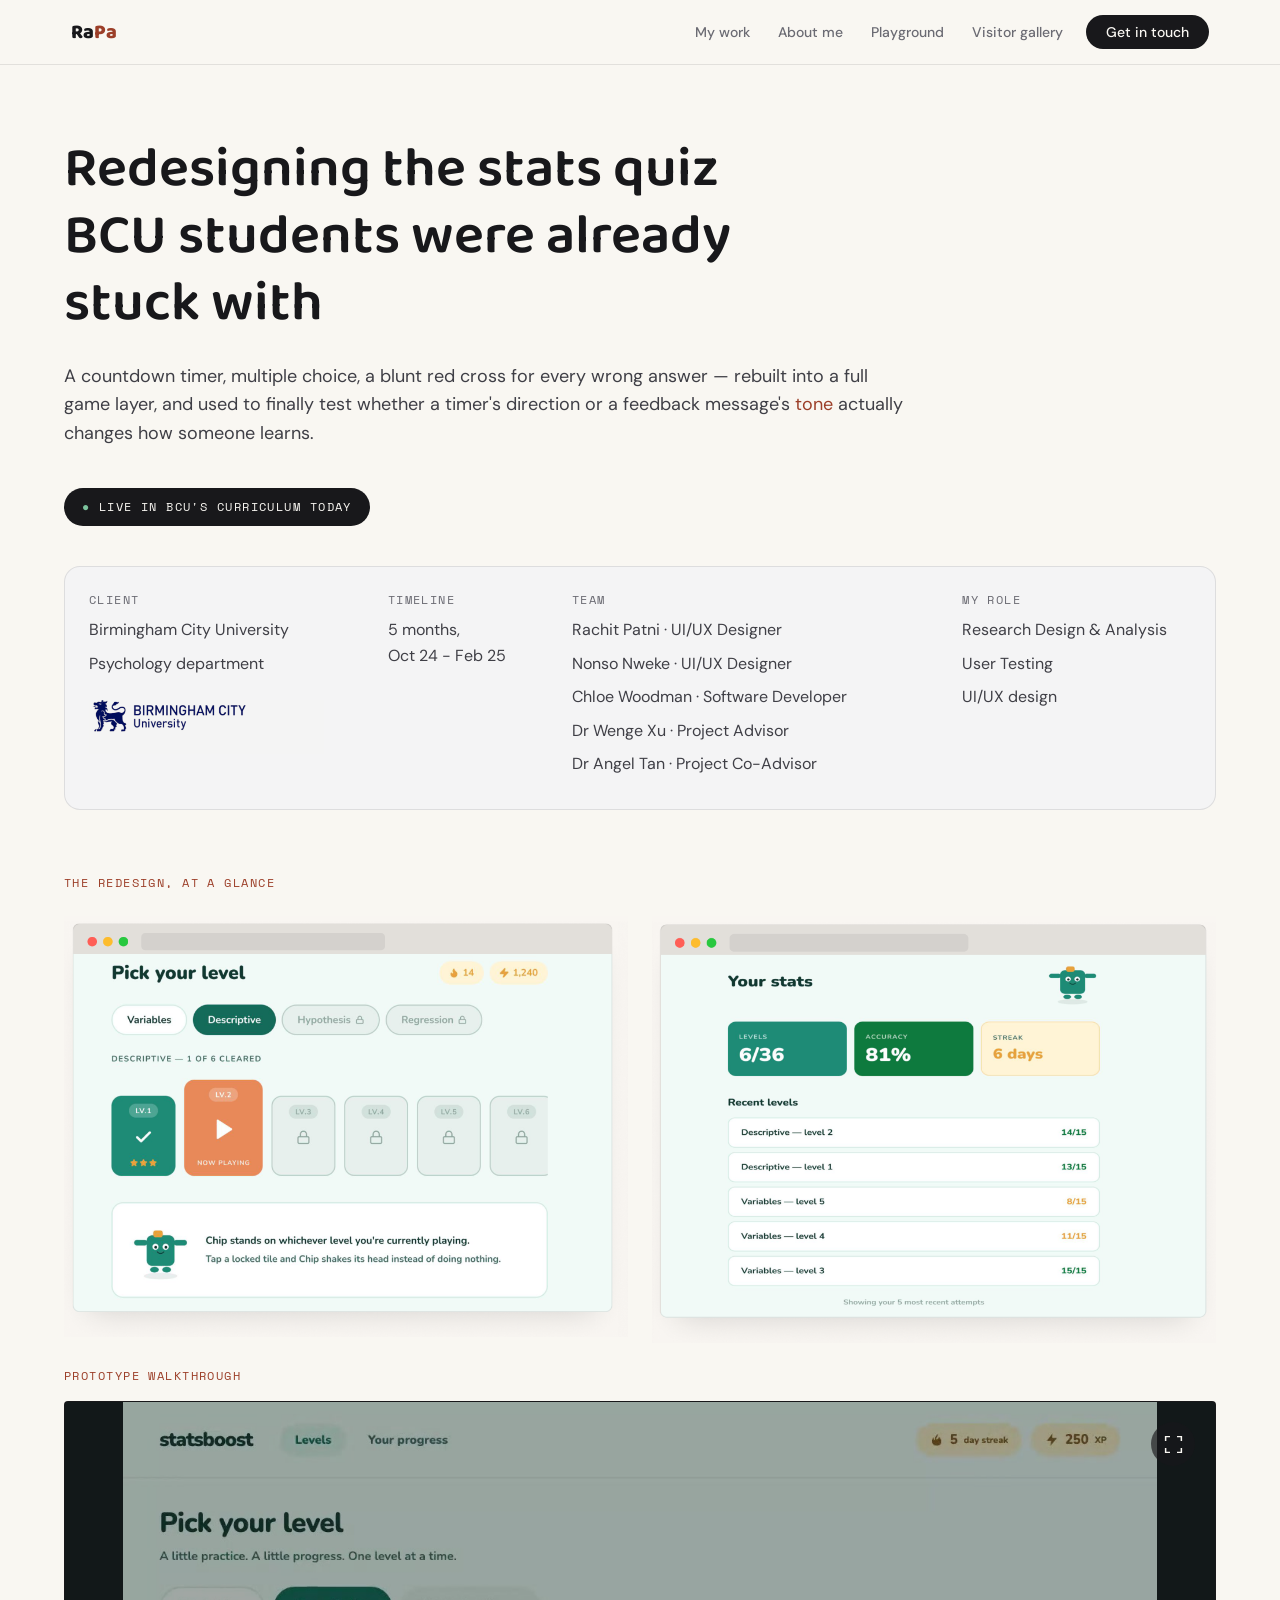
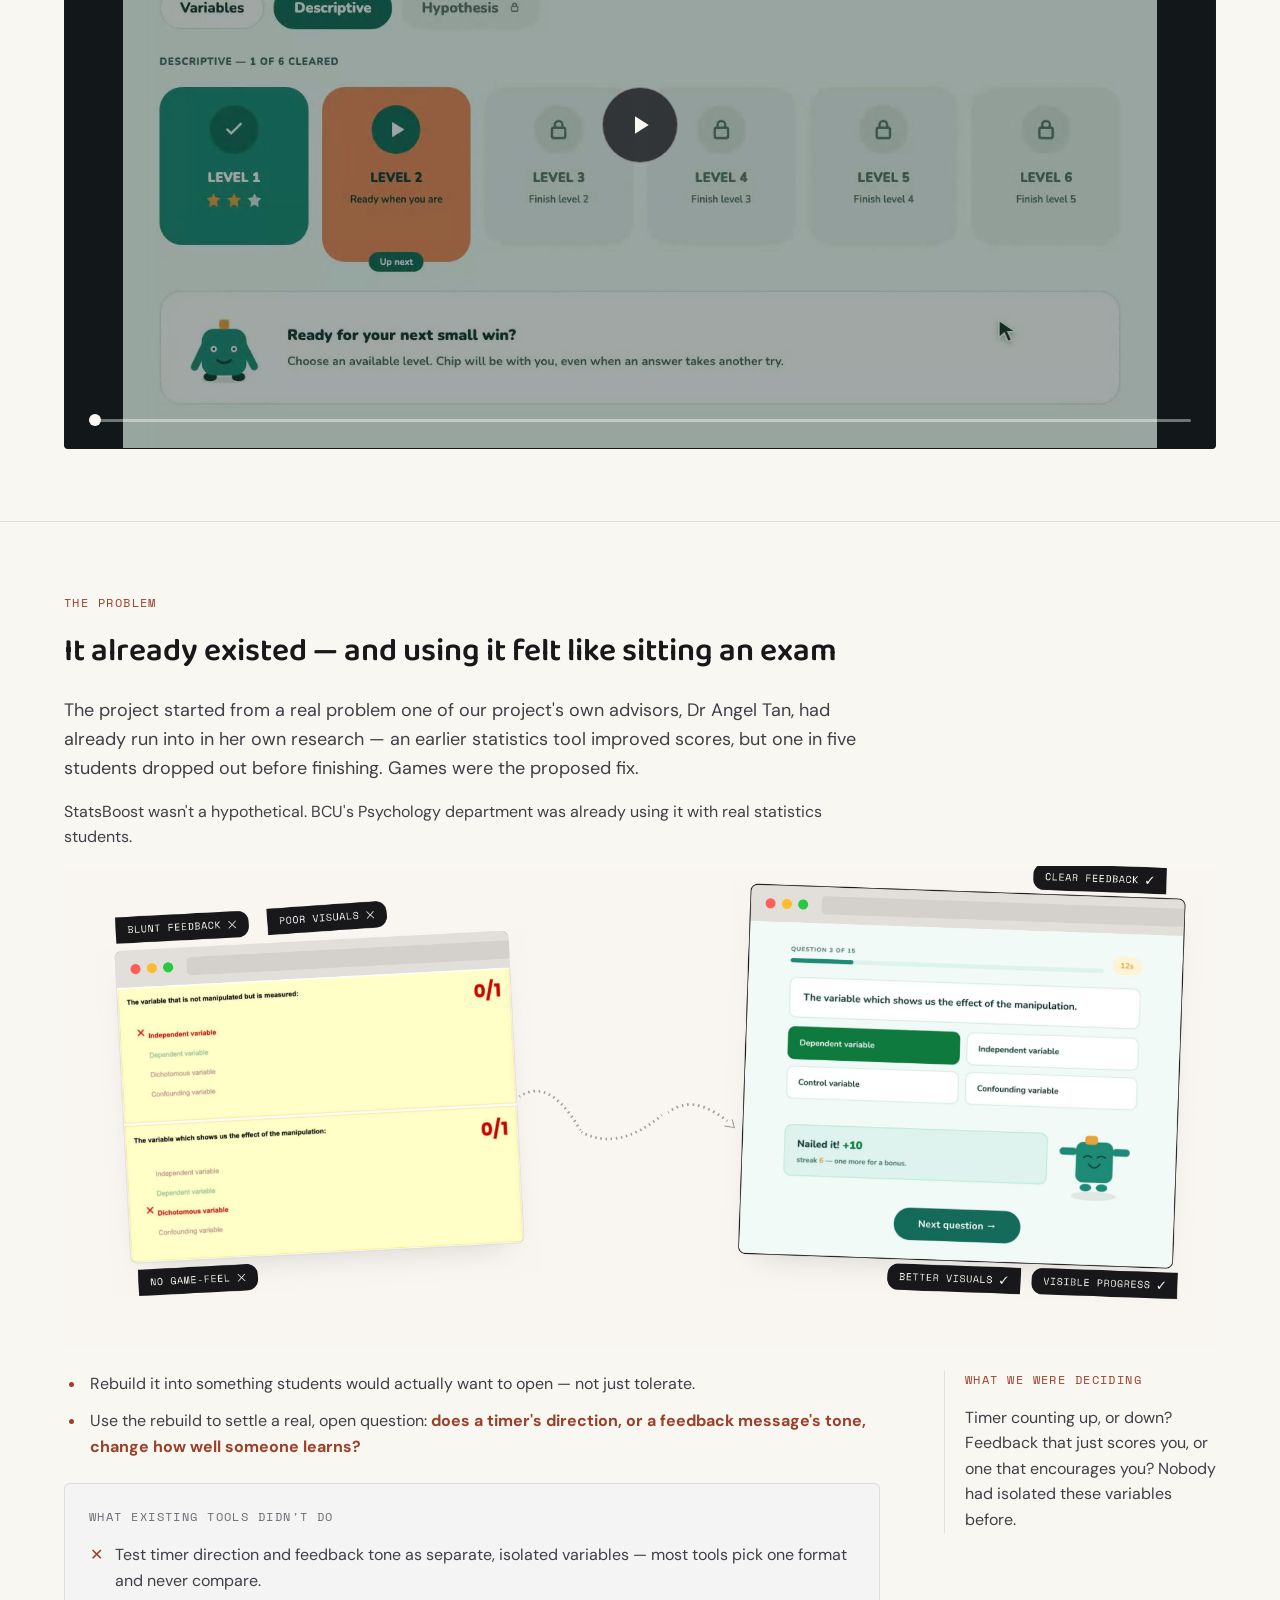
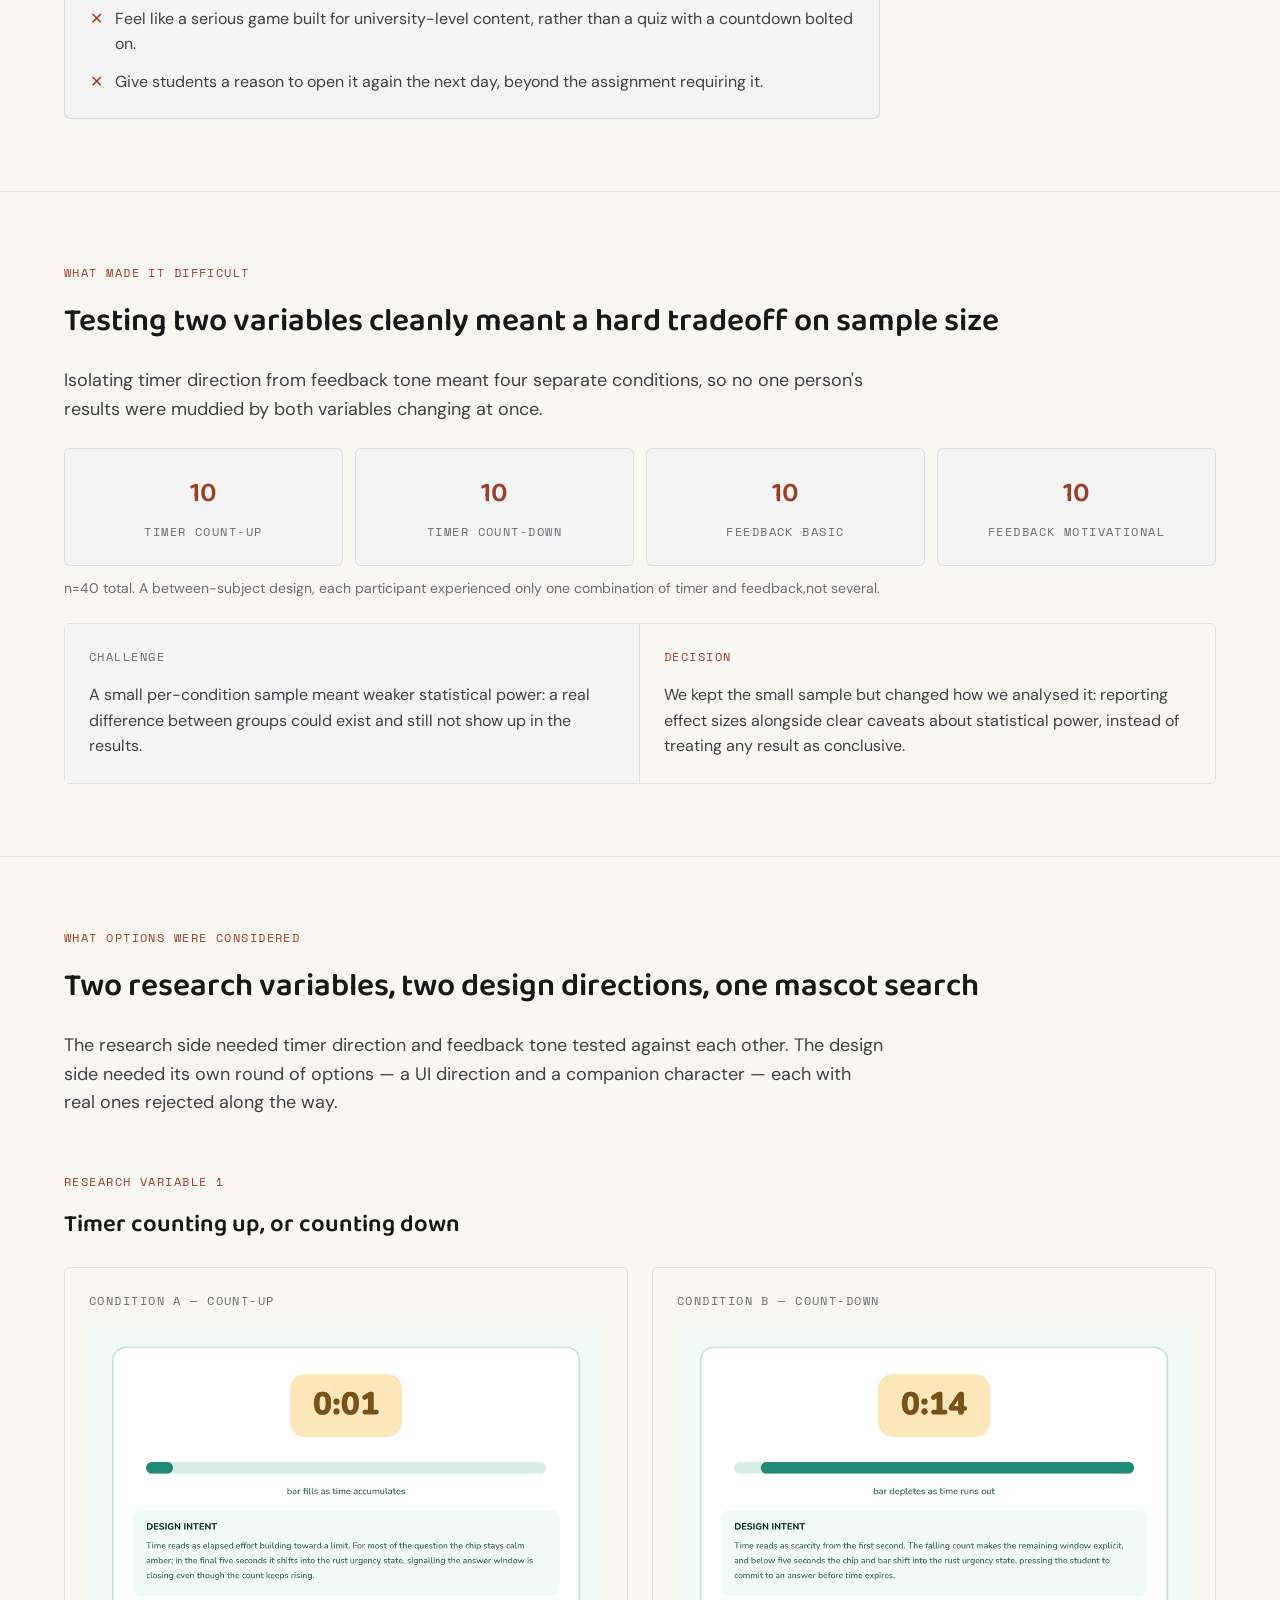
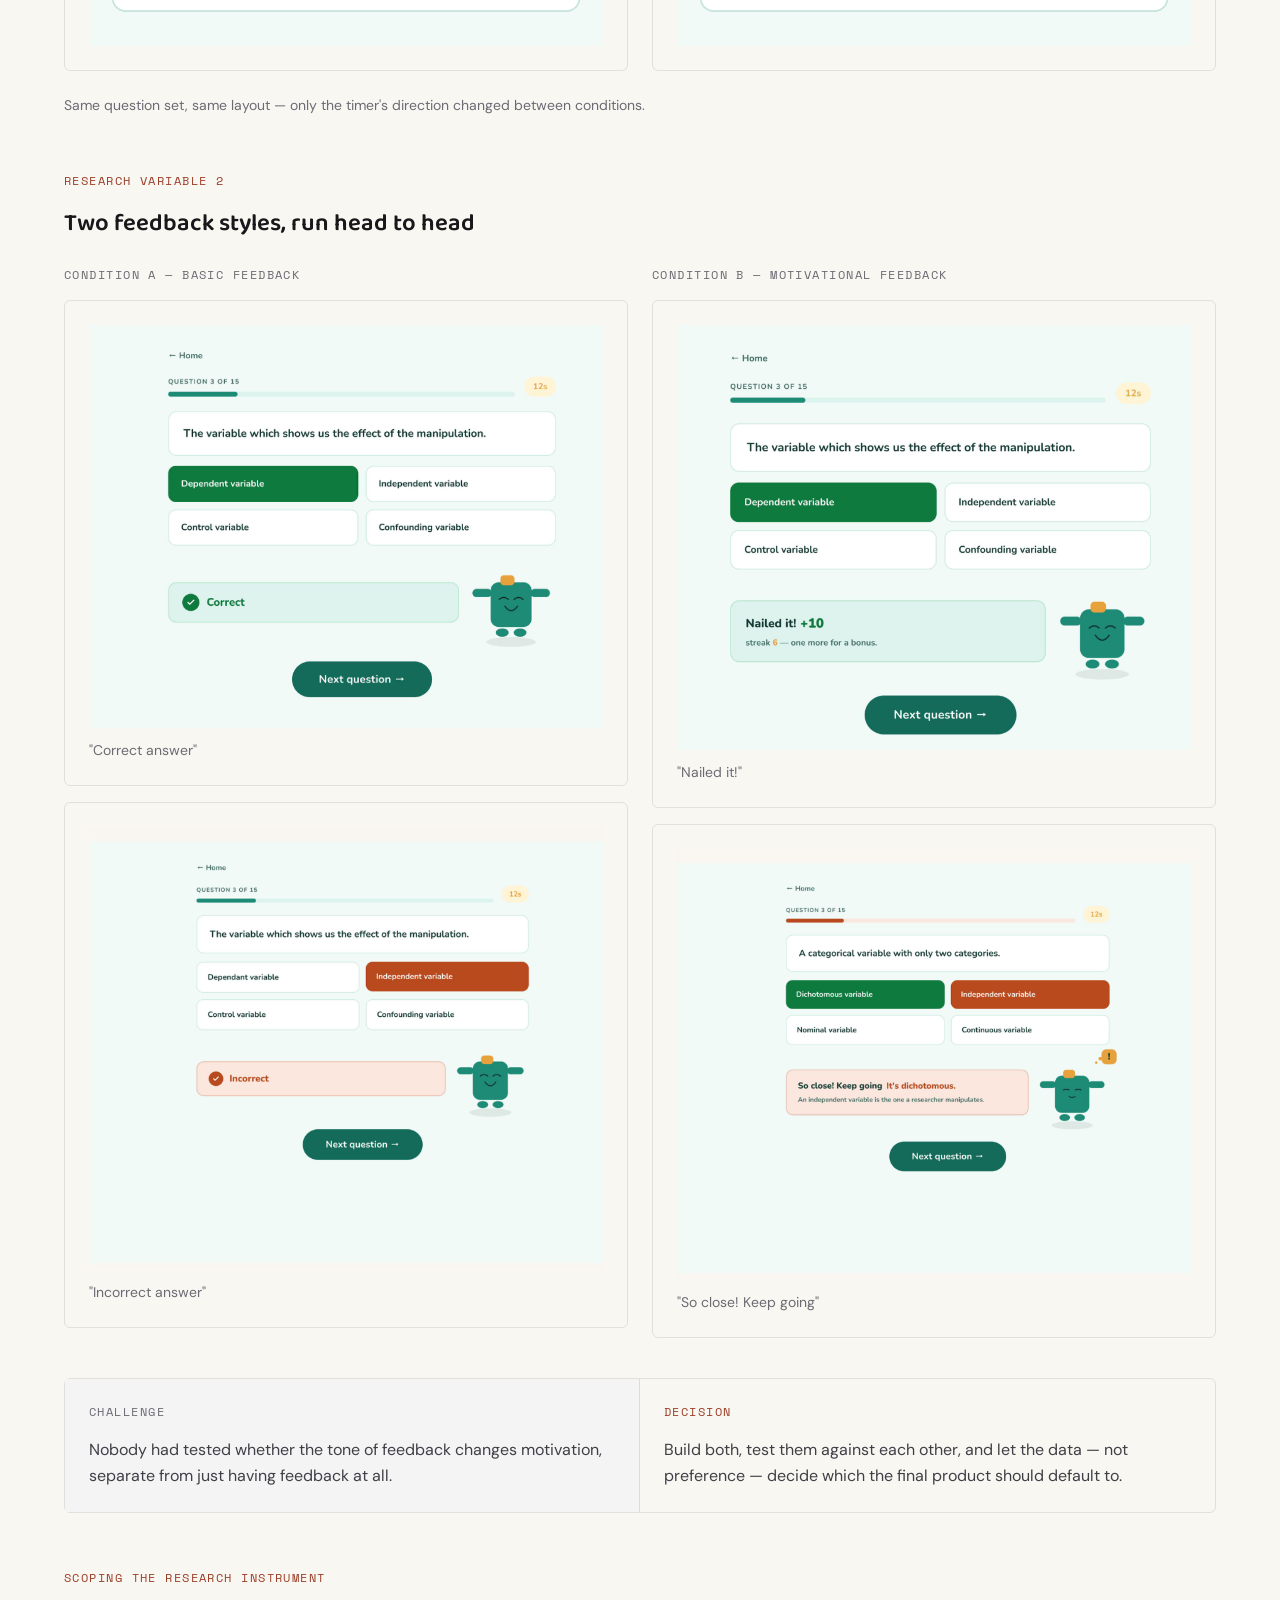
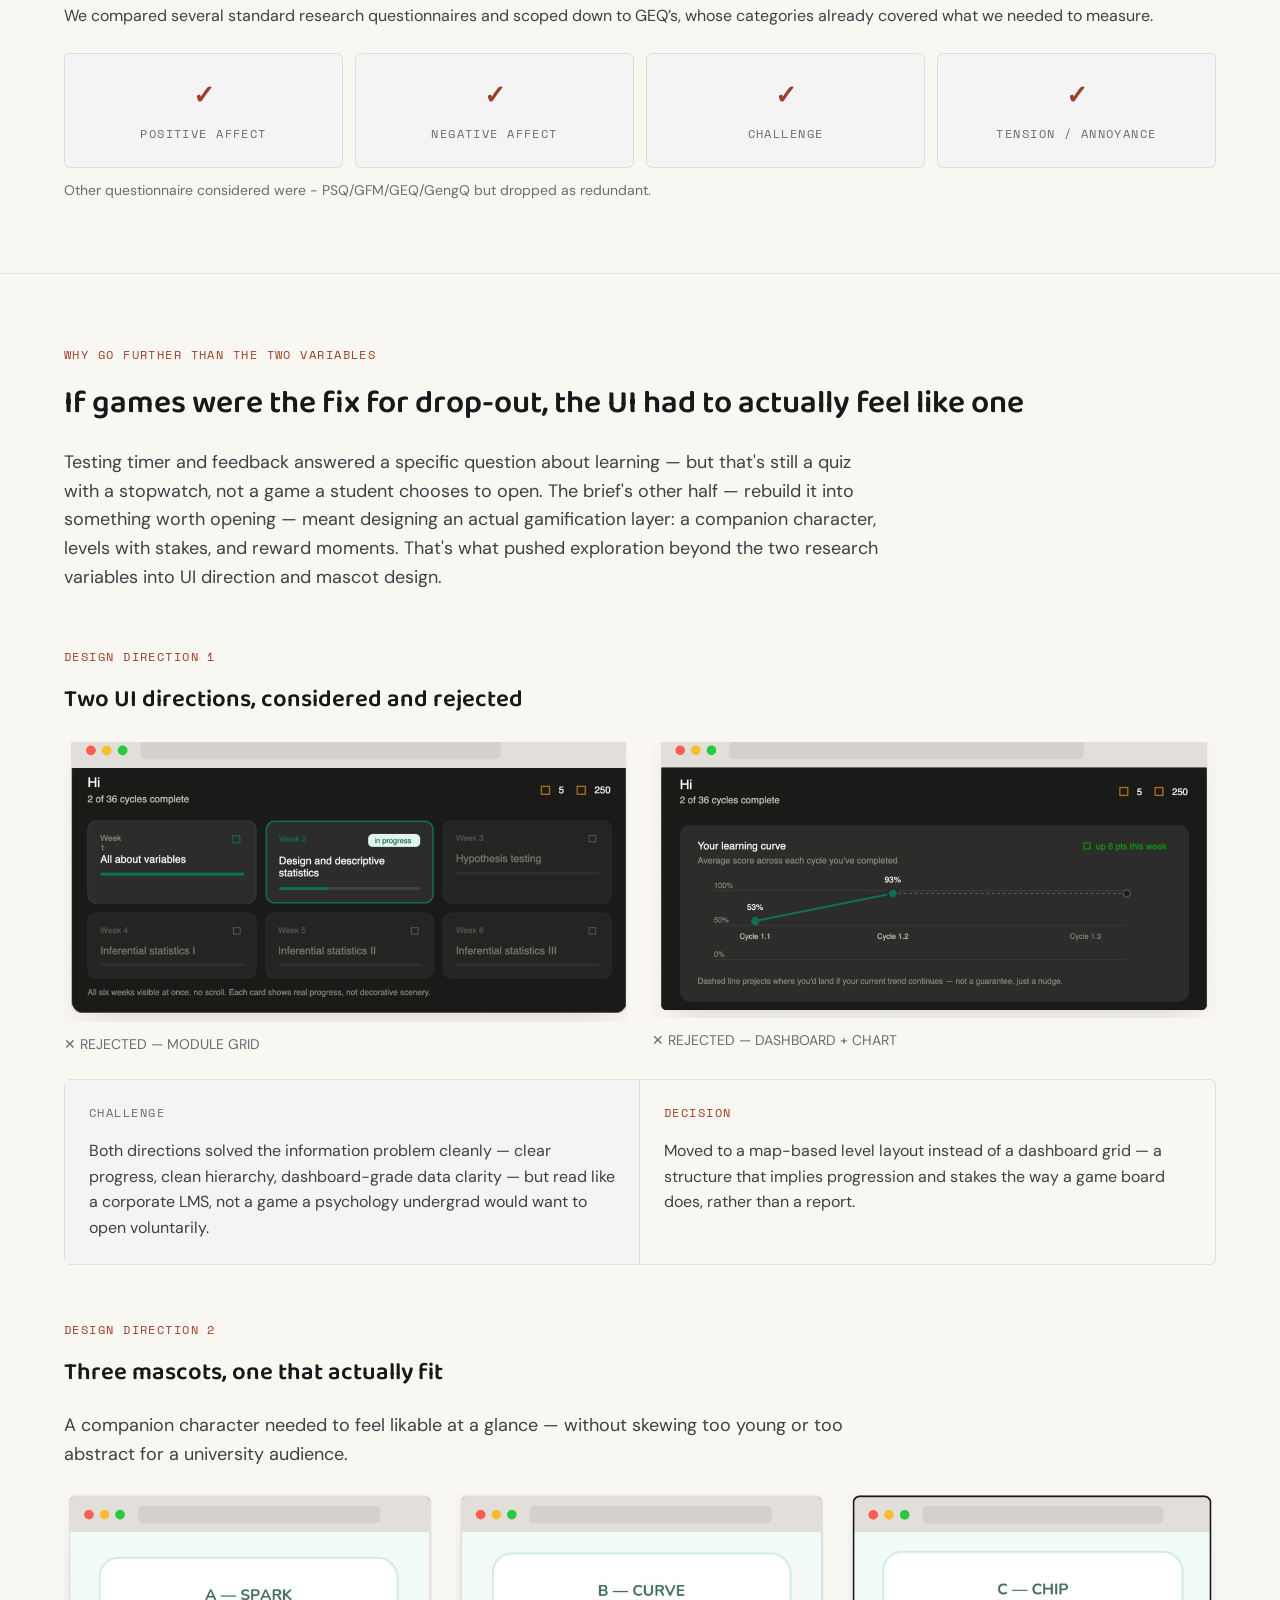
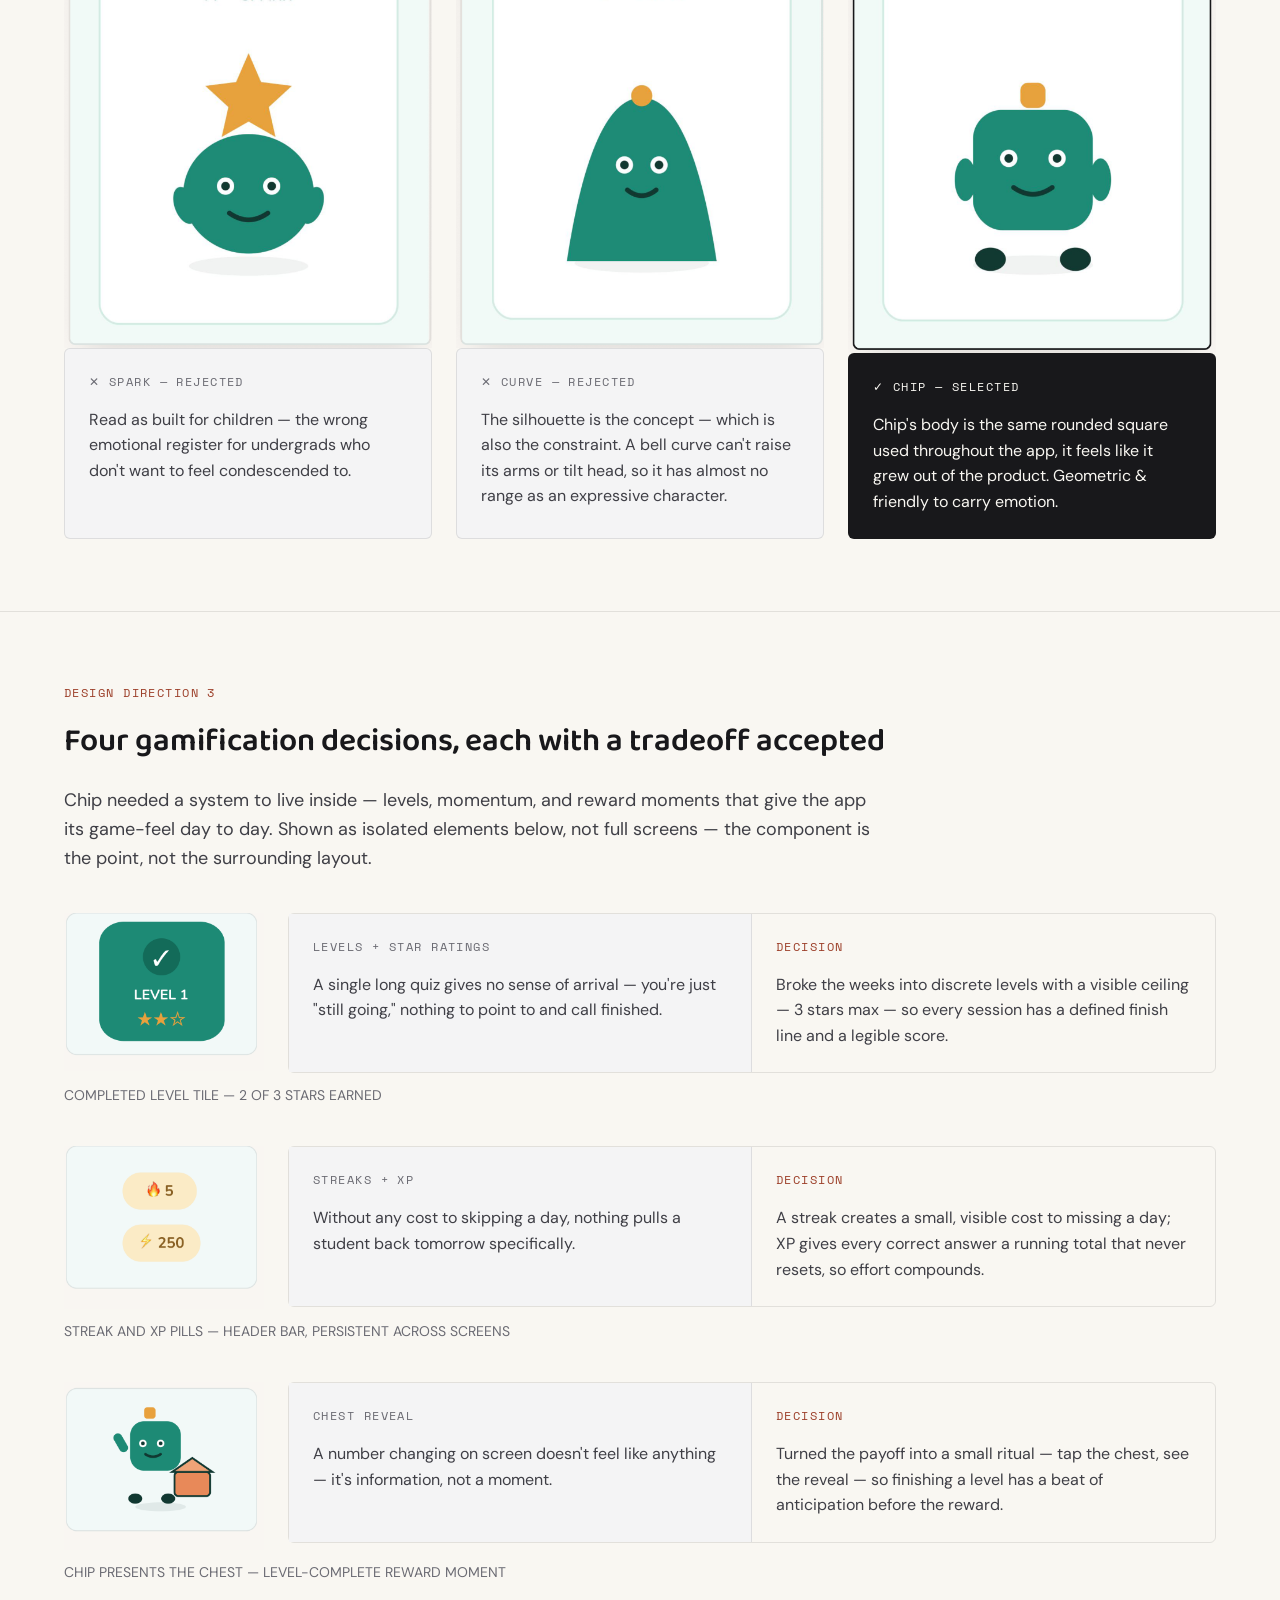
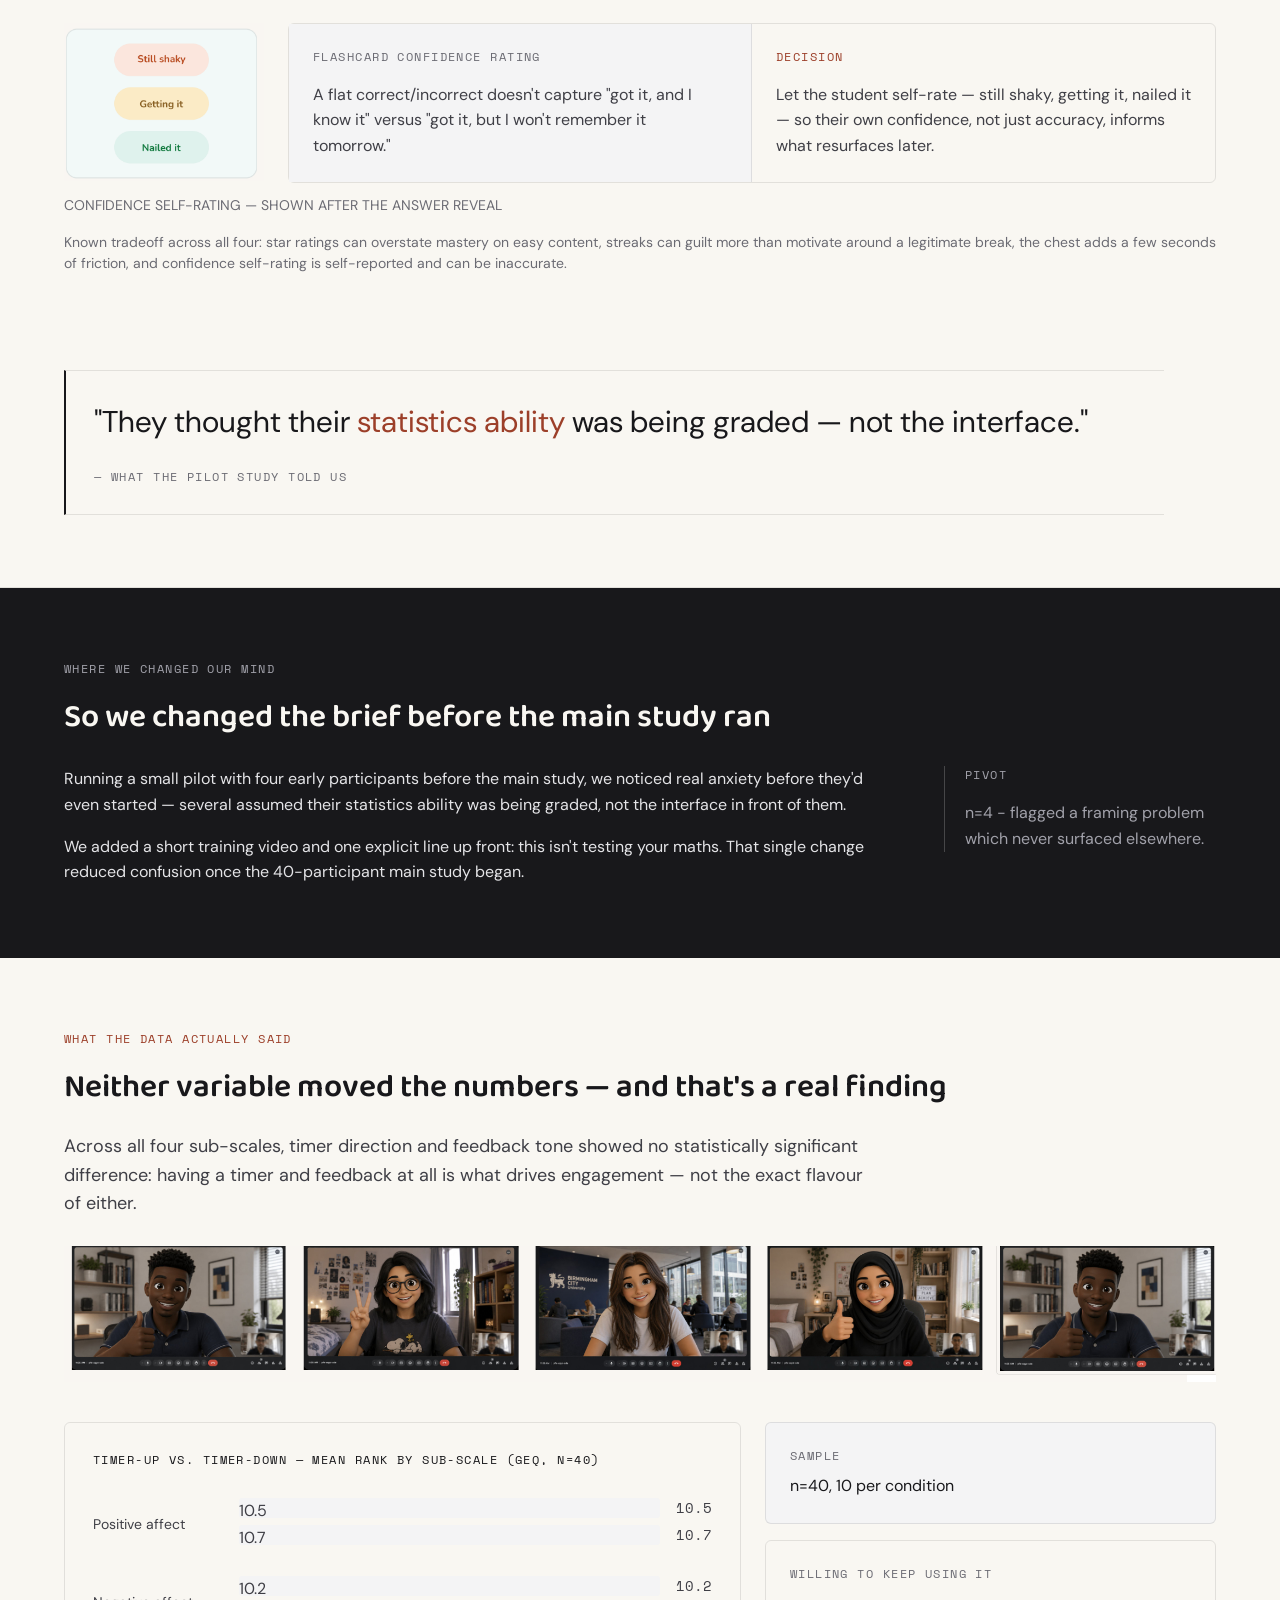
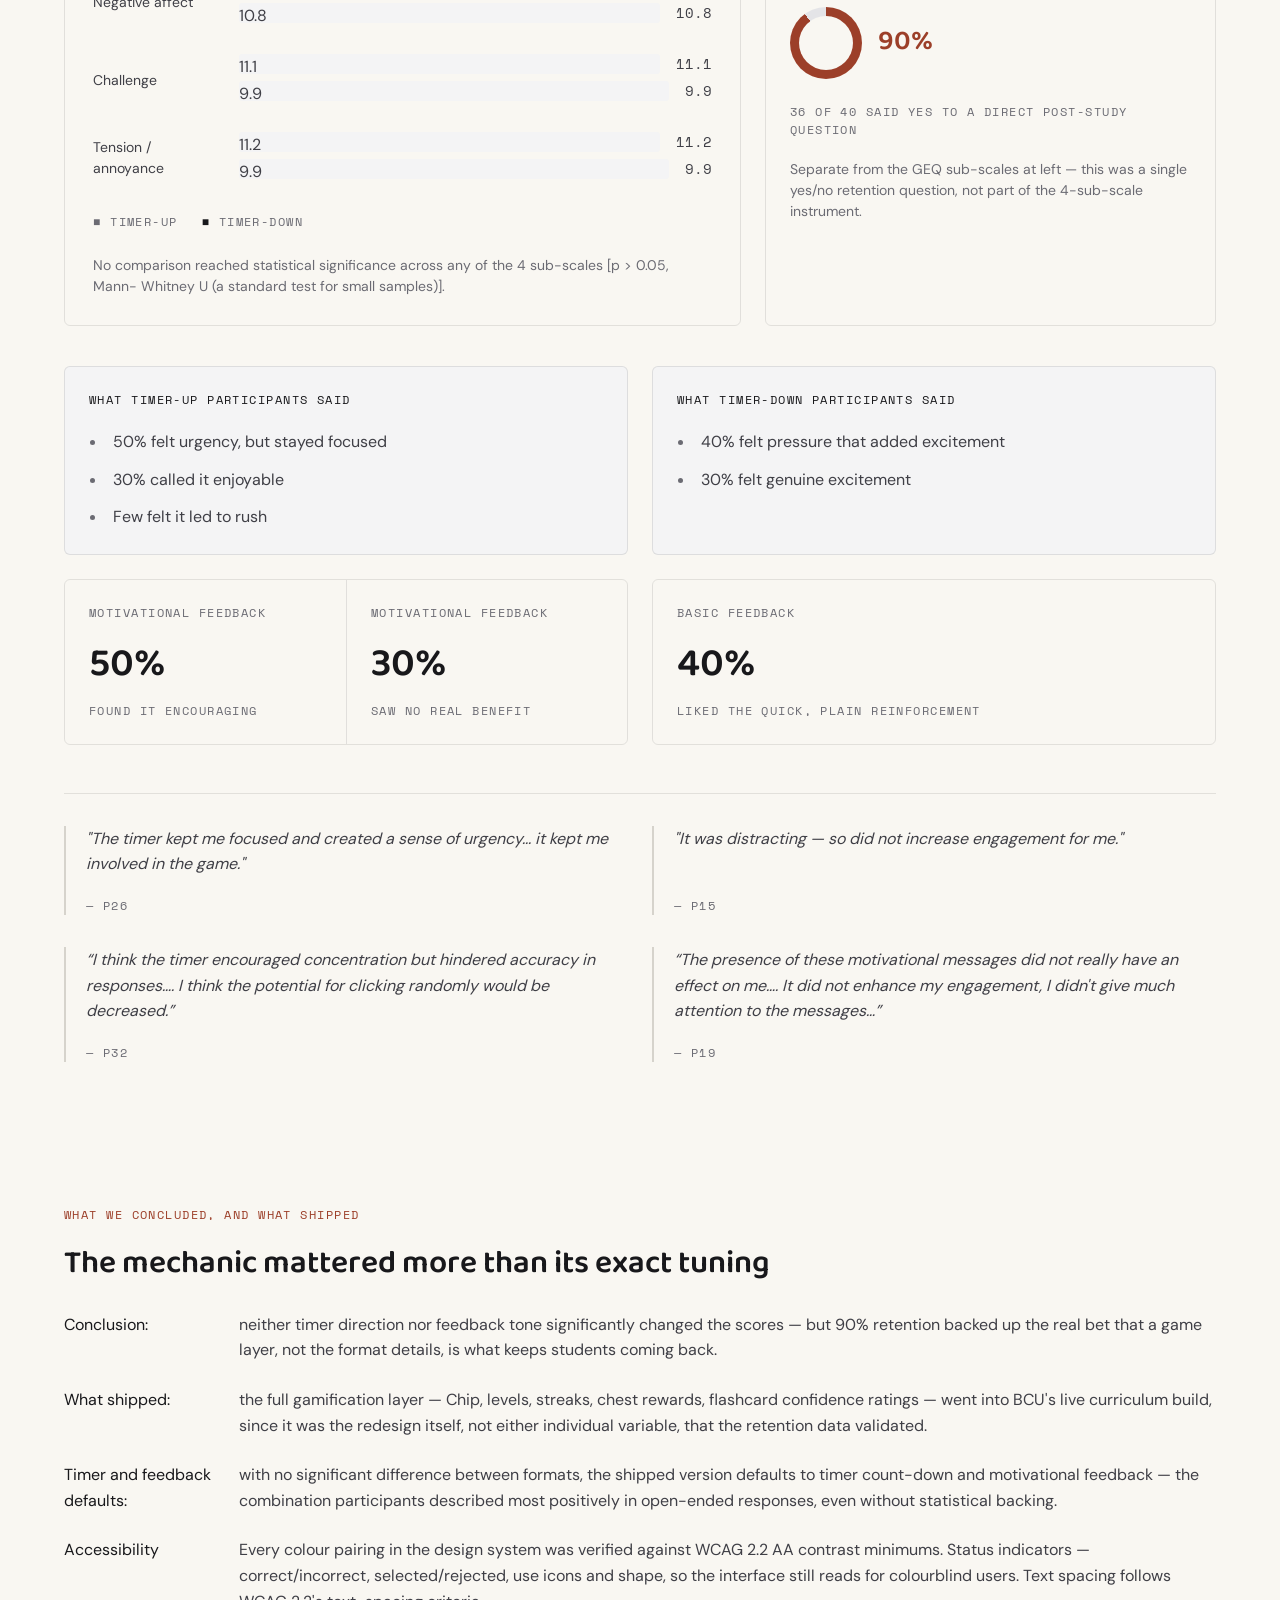
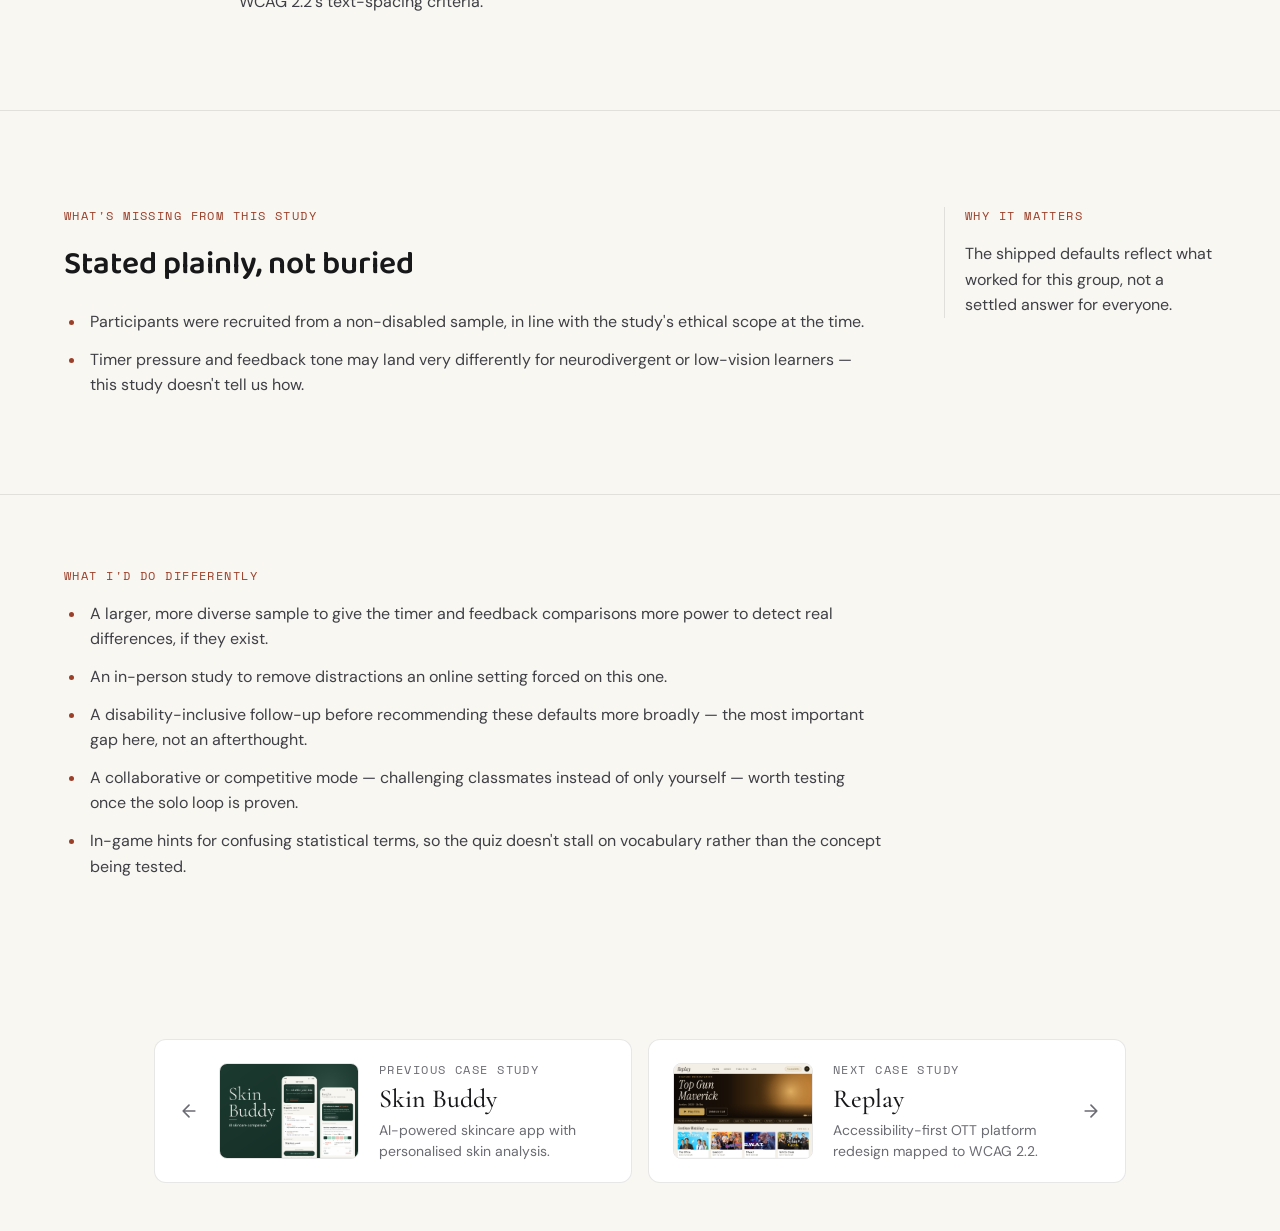
<file: site/statsboost/index.html>
<!doctype html>
<html lang="en">
  <head>
<meta charset="utf-8">
    <meta name="viewport" content="width=device-width, initial-scale=1">
<link rel="icon" type="image/svg+xml" href="../favicon.svg">
<link rel="icon" type="image/png" sizes="32x32" href="../favicon-32.png">
<link rel="apple-touch-icon" href="../favicon-180.png">
    <title>Statsboost — Case study</title>
    <link rel="stylesheet" href="styles.css?v=player-16x9-2">
    <link rel="stylesheet" href="results.css">
    <link rel="stylesheet" href="navigation.css?v=2">
    <link href="https://fonts.googleapis.com/css2?family=Cormorant+Garamond:wght@500&amp;display=swap" rel="stylesheet">
    <link href="https://fonts.googleapis.com/css2?family=Space+Mono&display=swap" rel="stylesheet">
  <style>
.cs-footer { padding:64px 0 48px; background:var(--paper,#f9f7f2); }
.cs-footer-inner { max-width:1100px; margin:0 auto; padding:0 64px; display:flex; gap:16px; }
.cs-footer-inner.single { max-width:860px; }
.cs-nav-card { display:flex; flex:1; min-width:0; align-items:center; gap:20px; border:1px solid rgba(24,24,27,0.10); border-radius:12px; padding:20px 24px; text-decoration:none; color:inherit; background:#ffffff; transition:box-shadow 0.2s,border-color 0.2s; }
.cs-nav-card:hover { box-shadow:0 8px 32px rgba(0,0,0,0.08); border-color:rgba(24,24,27,0.20); }
.cs-nav-card:hover .cs-nav-arrow { color:#9c3f29; }
.cs-nav-card:hover .cs-nav-arrow.left { transform:translateX(-4px); }
.cs-nav-card:hover .cs-nav-arrow.right { transform:translateX(4px); }
.cs-nav-arrow { flex-shrink:0; color:#6b6b73; transition:transform 0.2s,color 0.2s; display:flex; align-items:center; }
.cs-nav-thumb { width:140px; height:96px; border-radius:8px; flex-shrink:0; overflow:hidden; border:1px solid rgba(24,24,27,0.10); }
.cs-nav-thumb img { width:100%; height:100%; object-fit:cover; display:block; }
.cs-nav-text { flex:1; min-width:0; }
.cs-nav-label { font-family:'Space Mono',monospace; font-size:11px; text-transform:uppercase; letter-spacing:0.12em; color:#6b6b73; margin-bottom:6px; display:block; }
.cs-nav-title { font-family:'Cormorant Garamond',serif; font-size:26px; font-weight:500; color:#18181b; line-height:1.1; margin-bottom:6px; display:block; }
.cs-nav-desc { font-family:'DM Sans',sans-serif; font-size:13px; color:#6b6b73; line-height:1.5; display:block; }
</style>
  <style>
/* Review-only typography and StatsBoost spacing. Product artwork and pilot quote stay original. */
body{font-size:16px;line-height:1.6}
h1{font-size:56px}h2{font-size:32px}h3{font-size:24px}
.hero-description,.container>h2+p.reading-width,.subsection>h3+p.reading-width{font-size:18px;line-height:1.6}
.eyebrow,.metadata-grid .eyebrow,.status-pill{font-size:12px;line-height:1.5}
.caption,.chart-row p,.bar-line span,.response-pill,.video-note{font-size:14px;line-height:1.5}
.metadata-grid p{font-size:16px}
.metric{font-size:40px}.number,.retention{font-size:28px}
h1,h2,h3{margin-bottom:20px}
.subsection{margin-top:56px}.subsection>h3{margin-bottom:20px}
.panel{padding:24px}.comparison-block{padding:24px}
.visual-grid,.mascot-grid,.metric-grid{gap:24px}
.decision-grid,.condition-grid,.visual-grid,.mascot-grid,.metric-grid,.main-aside{margin-top:24px}
.results-grid{margin-block:40px;gap:24px}
.chart-row{margin-block:24px}.legend{gap:16px 24px}
li:last-child{margin-bottom:0}
@media(max-width:900px){.results-grid{grid-template-columns:minmax(0,1fr)} }
@media(max-width:600px){
 h1{font-size:40px}h2{font-size:28px}h3{font-size:22px}
 .hero-description{font-size:18px}.metric{font-size:32px}
 .panel,.comparison-block,.continuation-block .panel{padding:20px}
 .subsection{margin-top:40px}.results-grid{margin-block:24px}
 .chart-row{grid-template-columns:minmax(0,1fr);gap:8px}
 .chart-row>p{margin-bottom:0}.bar-line{gap:12px}
 .date-range{white-space:normal}
}
</style><style>.cs-nav-label{font-size:12px}.cs-nav-desc{font-size:14px}@media(max-width:900px){.cs-footer-inner{flex-direction:column;padding-inline:32px}}@media(max-width:600px){.cs-footer-inner{padding-inline:24px}.cs-nav-card{flex-wrap:wrap;gap:16px;padding:20px}.cs-nav-thumb{width:80px;height:64px}.cs-nav-text{flex-basis:calc(100% - 136px)}.cs-nav-card:last-child .cs-nav-text{flex-basis:calc(100% - 116px)}}</style></head>
  <body>
    <nav class="nav">
      <div class="site-nav__inner">
        <a class="nlogo" href="../#home">Ra<span class="a">Pa</span></a>
        <div class="nlinks">
          <a class="nlk" href="../#work">My work</a>
          <a class="nlk" href="../#about">About me</a>
          <a class="nlk" href="../#playground">Playground</a>
          <a class="nlk" href="../#gallery">Visitor gallery</a>
          <a class="ncta" href="../#contact">Get in touch</a>
        </div>
        <button class="nmenu-btn" onclick="phNavToggle()" aria-label="Menu" aria-expanded="false"><svg class="nm-bars" viewBox="0 0 24 24" stroke="currentColor" stroke-width="2" stroke-linecap="round" fill="none"><path d="M3 7h18M3 12h18M3 17h18"/></svg><svg class="nm-x" viewBox="0 0 24 24" stroke="currentColor" stroke-width="2" stroke-linecap="round" fill="none"><path d="M5 5l14 14M19 5L5 19"/></svg></button>
      </div>
    </nav>
    <main>
      <section class="section hero">
        <div class="container">
          <h1>Redesigning the stats quiz BCU students were already stuck with</h1>
          <p class="hero-description">A countdown timer, multiple choice, a blunt red cross for every wrong answer — rebuilt into a full game layer, and used to finally test whether a timer's direction or a feedback message's <span class="text-accent">tone</span> actually changes how someone learns.</p>
          <p class="status-pill">LIVE IN BCU'S CURRICULUM TODAY</p>
          <div class="metadata-grid">
            <div>
              <p class="eyebrow">CLIENT</p>
              <p>Birmingham City University</p>
              <p>Psychology department</p>
              <img class="reference-visual university-logo" src="assets/university-logo.png" alt="Birmingham City University">
            </div>
            <div>
              <p class="eyebrow">TIMELINE</p>
              <p>5 months, <span class="date-range">Oct 24 - Feb 25</span></p>
            </div>
            <div>
              <p class="eyebrow">TEAM</p>
              <p>Rachit Patni · UI/UX Designer</p>
              <p>Nonso Nweke · UI/UX Designer</p>
              <p>Chloe Woodman · Software Developer</p>
              <p>Dr Wenge Xu · Project Advisor</p>
              <p>Dr Angel Tan · Project Co-Advisor</p>
            </div>
            <div>
              <p class="eyebrow">MY ROLE</p>
              <p>Research Design &amp; Analysis</p>
              <p>User Testing</p>
              <p>UI/UX design</p>
            </div>
          </div>
          <p class="eyebrow">THE REDESIGN, AT A GLANCE</p>
          <div class="visual-grid">
            <figure>
              <img class="reference-visual " src="assets/level-overview.png" alt="Statsboost pick your level screen">
            </figure>
            <figure>
              <img class="reference-visual " src="assets/progress-overview.png" alt="Statsboost progress screen">
            </figure>
          </div>
          <p class="eyebrow">PROTOTYPE WALKTHROUGH</p>
          <div class="sb-video-player" id="sb-video-player">
<video id="sb-video" playsinline preload="metadata" poster="assets/prototype-approved-poster.jpg"><source src="assets/statsboost-prototype.mp4" type="video/mp4"></video>
<div class="sb-video-shade"></div>
<button class="sb-video-control sb-video-toggle" id="sb-video-toggle" aria-label="Play video"><svg viewBox="0 0 24 24" aria-hidden="true"><path fill="currentColor" d="M8 5v14l11-7z"/></svg></button>
<button class="sb-video-control sb-video-fullscreen" id="sb-video-fullscreen" aria-label="Enter fullscreen"><svg viewBox="0 0 24 24" fill="none" stroke="currentColor" stroke-width="1.7" aria-hidden="true"><path d="M8 3H3v5m13-5h5v5M3 16v5h5m13-5v5h-5"/></svg></button>
<input class="sb-video-progress" id="sb-video-progress" type="range" min="0" max="100" value="0" step=".1" aria-label="Video progress">
</div>
        </div>
      </section>
      <section class="section ">
        <div class="container">
          <p class="eyebrow">THE PROBLEM</p>
          <h2>It already existed — and using it felt like sitting an exam</h2>
          <p class="reading-width">The project started from a real problem one of our project's own advisors, Dr Angel Tan, had already run into in her own research — an earlier statistics tool improved scores, but one in five students dropped out before finishing. Games were the proposed fix.</p>
          <p class="reading-width">StatsBoost wasn't a hypothetical. BCU's Psychology department was already using it with real statistics students.</p>
          <figure>
            <img class="reference-visual " src="assets/before-after.png" alt="Original statistics quiz and redesigned quiz, with original shadows and comparison labels">
          </figure>
          <div class="main-aside">
            <div>
              <ul>
                <li>Rebuild it into something students would actually want to open — not just tolerate.</li>
                <li>Use the rebuild to settle a real, open question: <strong class="text-accent">does a timer's direction, or a feedback message's tone, change how well someone learns?</strong>
                </li>
              </ul>
              <div class="panel muted-panel">
                <p class="eyebrow">WHAT EXISTING TOOLS DIDN'T DO</p>
                <ul class="cross-list">
                  <li>Test timer direction and feedback tone as separate, isolated variables — most tools pick one format and never compare.</li>
                  <li>Feel like a serious game built for university-level content, rather than a quiz with a countdown bolted on.</li>
                  <li>Give students a reason to open it again the next day, beyond the assignment requiring it.</li>
                </ul>
              </div>
            </div>
            <aside>
              <p class="eyebrow">WHAT WE WERE DECIDING</p>
              <p>Timer counting up, or down? Feedback that just scores you, or one that encourages you? Nobody had isolated these variables before.</p>
            </aside>
          </div>
        </div>
      </section>
      <section class="section ">
        <div class="container">
          <p class="eyebrow">WHAT MADE IT DIFFICULT</p>
          <h2>Testing two variables cleanly meant a hard tradeoff on sample size</h2>
          <p class="reading-width">Isolating timer direction from feedback tone meant four separate conditions, so no one person's results were muddied by both variables changing at once.</p>
          <div class="condition-grid">
            <div class="panel condition">
              <strong class="number">10</strong>
              <p class="eyebrow">TIMER COUNT-UP</p>
            </div>
            <div class="panel condition">
              <strong class="number">10</strong>
              <p class="eyebrow">TIMER COUNT-DOWN</p>
            </div>
            <div class="panel condition">
              <strong class="number">10</strong>
              <p class="eyebrow">FEEDBACK BASIC</p>
            </div>
            <div class="panel condition">
              <strong class="number">10</strong>
              <p class="eyebrow">FEEDBACK MOTIVATIONAL</p>
            </div>
          </div>
          <p class="caption">n=40 total. A between-subject design, each participant experienced only one combination of timer and feedback,not several.</p>
          <div class="decision-grid">
            <div class="panel">
              <p class="eyebrow">CHALLENGE</p>
              <p>A small per-condition sample meant weaker statistical power: a real difference between groups could exist and still not show up in the results.</p>
            </div>
            <div class="panel">
              <p class="eyebrow">DECISION</p>
              <p>We kept the small sample but changed how we analysed it: reporting effect sizes alongside clear caveats about statistical power, instead of treating any result as conclusive.</p>
            </div>
          </div>
        </div>
      </section>
      <section class="section ">
        <div class="container">
          <p class="eyebrow">WHAT OPTIONS WERE CONSIDERED</p>
          <h2>Two research variables, two design directions, one mascot search</h2>
          <p class="reading-width">The research side needed timer direction and feedback tone tested against each other. The design side needed its own round of options — a UI direction and a companion character — each with real ones rejected along the way.</p>
          <div class="subsection">
            <p class="eyebrow">RESEARCH VARIABLE 1</p>
            <h3>Timer counting up, or counting down</h3>
            <div class="visual-grid">
              <div class="panel">
                <p class="eyebrow">CONDITION A — COUNT-UP</p>
                <img class="reference-visual " src="assets/timer-count-up.gif" alt="count up">
              </div>
              <div class="panel">
                <p class="eyebrow">CONDITION B — COUNT-DOWN</p>
                <img class="reference-visual " src="assets/timer-count-down.gif" alt="count down">
              </div>
            </div>
            <p class="caption">Same question set, same layout — only the timer's direction changed between conditions.</p>
          </div>
          <div class="subsection">
            <p class="eyebrow">RESEARCH VARIABLE 2</p>
            <h3>Two feedback styles, run head to head</h3>
            <div class="visual-grid">
              <div>
                <p class="eyebrow">CONDITION A — BASIC FEEDBACK</p>
                <div class="panel feedback-example">
                  <img class="reference-visual " src="assets/basic-correct.png" alt="basic correct">
                  <p class="caption">"Correct answer"</p>
                </div>
                <div class="panel feedback-example">
                  <img class="reference-visual " src="assets/basic-incorrect.png" alt="basic incorrect">
                  <p class="caption">"Incorrect answer"</p>
                </div>
              </div>
              <div>
                <p class="eyebrow">CONDITION B — MOTIVATIONAL FEEDBACK</p>
                <div class="panel feedback-example">
                  <img class="reference-visual " src="assets/motivational-correct.png" alt="motivational correct">
                  <p class="caption">"Nailed it!"</p>
                </div>
                <div class="panel feedback-example">
                  <img class="reference-visual " src="assets/motivational-incorrect.png" alt="motivational incorrect">
                  <p class="caption">"So close! Keep going"</p>
                </div>
              </div>
            </div>
            <div class="decision-grid">
              <div class="panel">
                <p class="eyebrow">CHALLENGE</p>
                <p>Nobody had tested whether the tone of feedback changes motivation, separate from just having feedback at all.</p>
              </div>
              <div class="panel">
                <p class="eyebrow">DECISION</p>
                <p>Build both, test them against each other, and let the data — not preference — decide which the final product should default to.</p>
              </div>
            </div>
          </div>
          <div class="subsection">
            <p class="eyebrow">SCOPING THE RESEARCH INSTRUMENT</p>
            <p>We compared several standard research questionnaires and scoped down to GEQ’s, whose categories already covered what we needed to measure.</p>
            <div class="condition-grid">
              <div class="panel condition">
                <span class="check" aria-hidden="true">✓</span>
                <p class="eyebrow">POSITIVE AFFECT</p>
              </div>
              <div class="panel condition">
                <span class="check" aria-hidden="true">✓</span>
                <p class="eyebrow">NEGATIVE AFFECT</p>
              </div>
              <div class="panel condition">
                <span class="check" aria-hidden="true">✓</span>
                <p class="eyebrow">CHALLENGE</p>
              </div>
              <div class="panel condition">
                <span class="check" aria-hidden="true">✓</span>
                <p class="eyebrow">TENSION / ANNOYANCE</p>
              </div>
            </div>
            <p class="caption">Other questionnaire considered were - PSQ/GFM/GEQ/GengQ but dropped as redundant.</p>
          </div>
        </div>
      </section>
      <section class="section ">
        <div class="container">
          <p class="eyebrow">WHY GO FURTHER THAN THE TWO VARIABLES</p>
          <h2>If games were the fix for drop-out, the UI had to actually feel like one</h2>
          <p class="reading-width">Testing timer and feedback answered a specific question about learning — but that's still a quiz with a stopwatch, not a game a student chooses to open. The brief's other half — rebuild it into something worth opening — meant designing an actual gamification layer: a companion character, levels with stakes, and reward moments. That's what pushed exploration beyond the two research variables into UI direction and mascot design.</p>
          <div class="subsection">
            <p class="eyebrow">DESIGN DIRECTION 1</p>
            <h3>Two UI directions, considered and rejected</h3>
            <div class="visual-grid">
              <figure>
                <img class="reference-visual " src="assets/rejected-grid.png" alt="Rejected module grid design">
                <p class="caption">✕ REJECTED — MODULE GRID</p>
              </figure>
              <figure>
                <img class="reference-visual " src="assets/rejected-dashboard.png" alt="Rejected dashboard and chart design">
                <p class="caption">✕ REJECTED — DASHBOARD + CHART</p>
              </figure>
            </div>
            <div class="decision-grid">
              <div class="panel">
                <p class="eyebrow">CHALLENGE</p>
                <p>Both directions solved the information problem cleanly — clear progress, clean hierarchy, dashboard-grade data clarity — but read like a corporate LMS, not a game a psychology undergrad would want to open voluntarily.</p>
              </div>
              <div class="panel">
                <p class="eyebrow">DECISION</p>
                <p>Moved to a map-based level layout instead of a dashboard grid — a structure that implies progression and stakes the way a game board does, rather than a report.</p>
              </div>
            </div>
          </div>
          <div class="subsection">
            <p class="eyebrow">DESIGN DIRECTION 2</p>
            <h3>Three mascots, one that actually fit</h3>
            <p class="reading-width">A companion character needed to feel likable at a glance — without skewing too young or too abstract for a university audience.</p>
            <div class="mascot-grid">
              <div>
                <img class="reference-visual " src="assets/mascot-spark.png" alt="mascot spark">
                <div class="panel muted-panel">
                  <p class="eyebrow">✕ SPARK — REJECTED</p>
                  <p>Read as built for children — the wrong emotional register for undergrads who don't want to feel condescended to.</p>
                </div>
              </div>
              <div>
                <img class="reference-visual " src="assets/mascot-curve.png" alt="mascot curve">
                <div class="panel muted-panel">
                  <p class="eyebrow">✕ CURVE — REJECTED</p>
                  <p>The silhouette is the concept — which is also the constraint. A bell curve can't raise its arms or tilt head, so it has almost no range as an expressive character.</p>
                </div>
              </div>
              <div>
                <img class="reference-visual " src="assets/mascot-chip.png" alt="mascot chip">
                <div class="panel selected-panel">
                  <p class="eyebrow">✓ CHIP — SELECTED</p>
                  <p>Chip's body is the same rounded square used throughout the app, it feels like it grew out of the product. Geometric &amp; friendly to carry emotion.</p>
                </div>
              </div>
            </div>
          </div>
        </div>
      </section>
      <section class="section ">
        <div class="container">
          <p class="eyebrow">DESIGN DIRECTION 3</p>
          <h2>Four gamification decisions, each with a tradeoff accepted</h2>
          <p class="reading-width">Chip needed a system to live inside — levels, momentum, and reward moments that give the app its game-feel day to day. Shown as isolated elements below, not full screens — the component is the point, not the surrounding layout.</p>
          <div class="reward-row">
            <img class="reference-visual " src="assets/level-reward.png" alt="level reward">
            <div class="decision-grid">
              <div class="panel">
                <p class="eyebrow">LEVELS + STAR RATINGS</p>
                <p>A single long quiz gives no sense of arrival — you're just "still going," nothing to point to and call finished.</p>
              </div>
              <div class="panel">
                <p class="eyebrow">DECISION</p>
                <p>Broke the weeks into discrete levels with a visible ceiling — 3 stars max — so every session has a defined finish line and a legible score.</p>
              </div>
            </div>
          </div>
          <p class="caption">COMPLETED LEVEL TILE — 2 OF 3 STARS EARNED</p>
          <div class="reward-row">
            <img class="reference-visual " src="assets/streak-reward.png" alt="streak reward">
            <div class="decision-grid">
              <div class="panel">
                <p class="eyebrow">STREAKS + XP</p>
                <p>Without any cost to skipping a day, nothing pulls a student back tomorrow specifically.</p>
              </div>
              <div class="panel">
                <p class="eyebrow">DECISION</p>
                <p>A streak creates a small, visible cost to missing a day; XP gives every correct answer a running total that never resets, so effort compounds.</p>
              </div>
            </div>
          </div>
          <p class="caption">STREAK AND XP PILLS — HEADER BAR, PERSISTENT ACROSS SCREENS</p>
          <div class="reward-row">
            <img class="reference-visual " src="assets/chest-reward.png" alt="chest reward">
            <div class="decision-grid">
              <div class="panel">
                <p class="eyebrow">CHEST REVEAL</p>
                <p>A number changing on screen doesn't feel like anything — it's information, not a moment.</p>
              </div>
              <div class="panel">
                <p class="eyebrow">DECISION</p>
                <p>Turned the payoff into a small ritual — tap the chest, see the reveal — so finishing a level has a beat of anticipation before the reward.</p>
              </div>
            </div>
          </div>
          <p class="caption">CHIP PRESENTS THE CHEST — LEVEL-COMPLETE REWARD MOMENT</p>
          <div class="reward-row">
            <img class="reference-visual " src="assets/confidence-rating.png" alt="confidence rating">
            <div class="decision-grid">
              <div class="panel">
                <p class="eyebrow">FLASHCARD CONFIDENCE RATING</p>
                <p>A flat correct/incorrect doesn't capture "got it, and I know it" versus "got it, but I won't remember it tomorrow."</p>
              </div>
              <div class="panel">
                <p class="eyebrow">DECISION</p>
                <p>Let the student self-rate — still shaky, getting it, nailed it — so their own confidence, not just accuracy, informs what resurfaces later.</p>
              </div>
            </div>
          </div>
          <p class="caption">CONFIDENCE SELF-RATING — SHOWN AFTER THE ANSWER REVEAL</p>
          <p class="caption">Known tradeoff across all four: star ratings can overstate mastery on easy content, streaks can guilt more than motivate around a legitimate break, the chest adds a few seconds of friction, and confidence self-rating is self-reported and can be inaccurate.</p>
          <blockquote class="pilot-quote">"They thought their <span class="text-accent">statistics ability</span> was being graded — not the interface."<p class="eyebrow">— WHAT THE PILOT STUDY TOLD US</p>
          </blockquote>
        </div>
      </section>
      <section class="section dark-section softer-sidebar">
        <div class="container">
          <p class="eyebrow">WHERE WE CHANGED OUR MIND</p>
          <h2>So we changed the brief before the main study ran</h2>
          <div class="main-aside">
            <div>
              <p>Running a small pilot with four early participants before the main study, we noticed real anxiety before they'd even started — several assumed their statistics ability was being graded, not the interface in front of them.</p>
              <p>We added a short training video and one explicit line up front: this isn't testing your maths. That single change reduced confusion once the 40-participant main study began.</p>
            </div>
            <aside>
              <p class="eyebrow">PIVOT</p>
              <p>n=4 - flagged a framing problem which never surfaced elsewhere.</p>
            </aside>
          </div>
        </div>
      </section>
      <section class="section results-section" id="research-results">
        <div class="container">
          <p class="eyebrow">WHAT THE DATA ACTUALLY SAID</p>
          <h2>Neither variable moved the numbers — and that's a real finding</h2>
          <p class="reading-width">Across all four sub-scales, timer direction and feedback tone showed no statistically significant difference: having a timer and feedback at all is what drives engagement — not the exact flavour of either.</p>
          <img class="reference-visual " src="assets/participants.png" alt="Participant interview illustrations">
          <div class="results-grid">
            <div class="comparison-block">
              <p class="eyebrow">TIMER-UP VS. TIMER-DOWN — MEAN RANK BY SUB-SCALE (GEQ, N=40)</p>
              <div class="bar-chart" role="img" aria-label="Timer-up and timer-down GEQ mean ranks by sub-scale">
                <div class="chart-row">
                  <p>Positive affect</p>
                  <div>
                    <div class="bar-line">
                      <meter class="timer-up" min="0" max="20" value="10.5" aria-label="timer-up 10.5">10.5</meter>
                      <span>10.5</span>
                    </div>
                    <div class="bar-line">
                      <meter class="timer-down" min="0" max="20" value="10.7" aria-label="timer-down 10.7">10.7</meter>
                      <span>10.7</span>
                    </div>
                  </div>
                </div>
                <div class="chart-row">
                  <p>Negative affect</p>
                  <div>
                    <div class="bar-line">
                      <meter class="timer-up" min="0" max="20" value="10.2" aria-label="timer-up 10.2">10.2</meter>
                      <span>10.2</span>
                    </div>
                    <div class="bar-line">
                      <meter class="timer-down" min="0" max="20" value="10.8" aria-label="timer-down 10.8">10.8</meter>
                      <span>10.8</span>
                    </div>
                  </div>
                </div>
                <div class="chart-row">
                  <p>Challenge</p>
                  <div>
                    <div class="bar-line">
                      <meter class="timer-up" min="0" max="20" value="11.1" aria-label="timer-up 11.1">11.1</meter>
                      <span>11.1</span>
                    </div>
                    <div class="bar-line">
                      <meter class="timer-down" min="0" max="20" value="9.9" aria-label="timer-down 9.9">9.9</meter>
                      <span>9.9</span>
                    </div>
                  </div>
                </div>
                <div class="chart-row">
                  <p>Tension / annoyance</p>
                  <div>
                    <div class="bar-line">
                      <meter class="timer-up" min="0" max="20" value="11.2" aria-label="timer-up 11.2">11.2</meter>
                      <span>11.2</span>
                    </div>
                    <div class="bar-line">
                      <meter class="timer-down" min="0" max="20" value="9.9" aria-label="timer-down 9.9">9.9</meter>
                      <span>9.9</span>
                    </div>
                  </div>
                </div>
              </div>
              <div class="legend">
                <p class="eyebrow timer-up-key">TIMER-UP</p>
                <p class="eyebrow timer-down-key">TIMER-DOWN</p>
              </div>
              <p class="caption">No comparison reached statistical significance across any of the 4 sub-scales [p &gt; 0.05, Mann- Whitney U (a standard test for small samples)].</p>
            </div>
            <div class="continuation-block">
              <div class="panel sample">
                <p class="eyebrow">SAMPLE</p>
                <p class="sample-value">n=40, 10 per condition</p>
              </div>
              <div class="panel">
                <p class="eyebrow">WILLING TO KEEP USING IT</p>
                <div class="retention unified-metric">
                  <span class="retention-ring" aria-hidden="true"></span>
                  90%
                </div>
                <p class="eyebrow">36 OF 40 SAID YES TO A DIRECT POST-STUDY QUESTION</p>
                <p class="caption">Separate from the GEQ sub-scales at left — this was a single yes/no retention question, not part of the 4-sub-scale instrument.</p>
              </div>
            </div>
          </div>
          <div class="visual-grid timer-reactions">
            <div class="panel">
              <p class="eyebrow">WHAT TIMER-UP PARTICIPANTS SAID</p>
              <ul class="reaction-list">
                <li>
                  50% felt urgency, but stayed focused</li>
                <li>
                  30% called it enjoyable</li>
                <li>Few felt it led to rush</li>
              </ul>
            </div>
            <div class="panel">
              <p class="eyebrow">WHAT TIMER-DOWN PARTICIPANTS SAID</p>
              <ul class="reaction-list">
                <li>
                  40% felt pressure that added excitement</li>
                <li>
                  30% felt genuine excitement</li>
              </ul>
            </div>
          </div>
          <div class="metric-grid">
            <div class="motivational-group">
              <div class="panel">
                <p class="eyebrow">MOTIVATIONAL FEEDBACK</p>
                <strong class="metric">50%</strong>
                <p class="eyebrow">FOUND IT ENCOURAGING</p>
              </div>
              <div class="panel">
                <p class="eyebrow">MOTIVATIONAL FEEDBACK</p>
                <strong class="metric">30%</strong>
                <p class="eyebrow">SAW NO REAL BENEFIT</p>
              </div>
            </div>
            <div class="panel basic-feedback">
              <p class="eyebrow">BASIC FEEDBACK</p>
              <strong class="metric">40%</strong>
              <p class="eyebrow">LIKED THE QUICK, PLAIN REINFORCEMENT</p>
            </div>
          </div>
          <div class="visual-grid quotes">
            <blockquote class="panel">
              <p class="quote-text">"The timer kept me focused and created a sense of urgency... it kept me involved in the game."</p>
              <p class="eyebrow">— P26</p>
            </blockquote>
            <blockquote class="panel">
              <p class="quote-text">"It was distracting — so did not increase engagement for me."</p>
              <p class="eyebrow">— P15</p>
            </blockquote>
            <blockquote class="panel">
              <p class="quote-text">“I think the timer encouraged concentration but hindered accuracy in responses…. I think the potential for clicking randomly would be decreased.”</p>
              <p class="eyebrow">— P32</p>
            </blockquote>
            <blockquote class="panel">
              <p class="quote-text">“The presence of these motivational messages did not really have an effect on me…. It did not enhance my engagement, I didn't give much attention to the messages…”</p>
              <p class="eyebrow">— P19</p>
            </blockquote>
          </div>
        </div>
      </section>
      <section class="section ">
        <div class="container">
          <p class="eyebrow">WHAT WE CONCLUDED, AND WHAT SHIPPED</p>
          <h2>The mechanic mattered more than its exact tuning</h2>
          <dl class="conclusion-list">
            <div>
              <dt>Conclusion:</dt>
              <dd>neither timer direction nor feedback tone significantly changed the scores — but 90% retention backed up the real bet that a game layer, not the format details, is what keeps students coming back.</dd>
            </div>
            <div>
              <dt>What shipped:</dt>
              <dd>the full gamification layer — Chip, levels, streaks, chest rewards, flashcard confidence ratings — went into BCU's live curriculum build, since it was the redesign itself, not either individual variable, that the retention data validated.</dd>
            </div>
            <div>
              <dt>Timer and feedback defaults:</dt>
              <dd>with no significant difference between formats, the shipped version defaults to timer count-down and motivational feedback — the combination participants described most positively in open-ended responses, even without statistical backing.</dd>
            </div>
            <div>
              <dt>Accessibility</dt>
              <dd>Every colour pairing in the design system was verified against WCAG 2.2 AA contrast minimums. Status indicators — correct/incorrect, selected/rejected, use icons and shape, so the interface still reads for colourblind users. Text spacing follows WCAG 2.2's text-spacing criteria.</dd>
            </div>
          </dl>
        </div>
      </section>
      <section class="section ">
        <div class="container">
          <div class="main-aside">
            <div>
              <p class="eyebrow corrected-label">WHAT'S MISSING FROM THIS STUDY</p>
              <h2>Stated plainly, not buried</h2>
              <ul>
                <li>Participants were recruited from a non-disabled sample, in line with the study's ethical scope at the time.</li>
                <li>Timer pressure and feedback tone may land very differently for neurodivergent or low-vision learners — this study doesn't tell us how.</li>
              </ul>
            </div>
            <aside>
              <p class="eyebrow">WHY IT MATTERS</p>
              <p>The shipped defaults reflect what worked for this group, not a settled answer for everyone.</p>
            </aside>
          </div>
        </div>
      </section>
      <section class="section " style="border-bottom:none;">
        <div class="container">
          <p class="eyebrow">WHAT I'D DO DIFFERENTLY</p>
          <ul class="reading-width">
            <li>A larger, more diverse sample to give the timer and feedback comparisons more power to detect real differences, if they exist.</li>
            <li>An in-person study to remove distractions an online setting forced on this one.</li>
            <li>A disability-inclusive follow-up before recommending these defaults more broadly — the most important gap here, not an afterthought.</li>
            <li>A collaborative or competitive mode — challenging classmates instead of only yourself — worth testing once the solo loop is proven.</li>
            <li>In-game hints for confusing statistical terms, so the quiz doesn't stall on vocabulary rather than the concept being tested.</li>
          </ul>
        </div>
      </section>
      <footer class="cs-footer" id="case-navigation">
        <div class="cs-footer-inner">
          <a class="cs-nav-card" href="../skin-buddy/">
            <svg class="cs-nav-arrow left" width="20" height="20" viewBox="0 0 24 24" fill="none" aria-hidden="true">
              <path d="M19 12H5M12 5L5 12L12 19" stroke="currentColor" stroke-width="2" stroke-linecap="round" stroke-linejoin="round"/>
            </svg>
            <div class="cs-nav-thumb"><img src="assets/skin-buddy.png" alt="Skin Buddy case study preview"></div>
            <div class="cs-nav-text">
              <span class="cs-nav-label">Previous case study</span>
              <span class="cs-nav-title">Skin Buddy</span>
              <span class="cs-nav-desc">AI-powered skincare app with personalised skin analysis.</span>
            </div>
          </a>
          <a class="cs-nav-card" href="../replay/">
            <div class="cs-nav-thumb"><img src="assets/replay.jpg" alt="Replay case study preview"></div>
            <div class="cs-nav-text">
              <span class="cs-nav-label">Next case study</span>
              <span class="cs-nav-title">Replay</span>
              <span class="cs-nav-desc">Accessibility-first OTT platform redesign mapped to WCAG 2.2.</span>
            </div>
            <svg class="cs-nav-arrow right" width="20" height="20" viewBox="0 0 24 24" fill="none" aria-hidden="true">
              <path d="M5 12H19M12 19L19 12L12 5" stroke="currentColor" stroke-width="2" stroke-linecap="round" stroke-linejoin="round"/>
            </svg>
          </a>
        </div>
      </footer>
    </main>
    <div id="ph-sheet-wrap" aria-hidden="true">
      <div id="ph-dim"></div>
      <div id="ph-sheet" role="dialog" aria-label="Navigation menu">
        <div class="ph-grab"></div>
        <a class="ph-row on" href="../#work">My work</a>
        <a class="ph-row" href="../#about">About me</a>
        <a class="ph-row" href="../#playground">Playground</a>
        <a class="ph-row" href="../#gallery">Visitor gallery</a>
        <a class="ph-cta" href="../#contact">Get in touch</a>
      </div>
    </div>
    <script>
    let _phScrollY=0;
    function phNavOpen(){const w=document.getElementById('ph-sheet-wrap');if(!w||w.classList.contains('open'))return;_phScrollY=window.scrollY;w.setAttribute('aria-hidden','false');w.classList.add('open');document.body.classList.add('ph-nav-open');document.querySelector('.nmenu-btn')?.setAttribute('aria-expanded','true');setTimeout(()=>document.getElementById('ph-sheet')?.querySelector('.ph-row')?.focus(),50);}
    function phNavClose(){const w=document.getElementById('ph-sheet-wrap');if(!w||!w.classList.contains('open'))return;w.setAttribute('aria-hidden','true');w.classList.remove('open');document.body.classList.remove('ph-nav-open');document.querySelector('.nmenu-btn')?.setAttribute('aria-expanded','false');window.scrollTo({top:_phScrollY,behavior:'instant'});document.querySelector('.nmenu-btn')?.focus({preventScroll:true});}
    function phNavToggle(){document.getElementById('ph-sheet-wrap')?.classList.contains('open')?phNavClose():phNavOpen();}
    document.getElementById('ph-sheet-wrap')?.addEventListener('keydown',function(e){if(!this.classList.contains('open')||e.key!=='Tab')return;const f=[...this.querySelectorAll('a,button')];const first=f[0],last=f[f.length-1];if(e.shiftKey){if(document.activeElement===first){e.preventDefault();last.focus();}}else{if(document.activeElement===last){e.preventDefault();first.focus();}}});
    document.addEventListener('keydown',e=>{if(e.key==='Escape')phNavClose();});
    document.getElementById('ph-dim')?.addEventListener('click',phNavClose);
    window.addEventListener('resize',()=>{if(window.innerWidth>=1024)phNavClose();},{passive:true});
    </script>
    <script>
(function(){

const video=document.getElementById('sb-video'), player=document.getElementById('sb-video-player'),toggle=document.getElementById('sb-video-toggle'),progress=document.getElementById('sb-video-progress'),fullscreen=document.getElementById('sb-video-fullscreen');
function sync(){const playing=!video.paused&&!video.ended;player.classList.toggle('playing',playing);toggle.setAttribute('aria-label',playing?'Pause video':video.ended?'Replay video':'Play video');toggle.innerHTML=playing?'<svg viewBox="0 0 24 24" aria-hidden="true"><path fill="currentColor" d="M6 5h4v14H6zm8 0h4v14h-4z"/></svg>':'<svg viewBox="0 0 24 24" aria-hidden="true"><path fill="currentColor" d="M8 5v14l11-7z"/></svg>'}
toggle.addEventListener('click',async()=>{if(video.paused){if(video.ended)video.currentTime=0;try{await video.play()}catch{sync()}}else video.pause()});toggle.addEventListener('pointerup',e=>{if(e.pointerType==='mouse')toggle.blur()});['play','pause','ended','error'].forEach(e=>video.addEventListener(e,sync));video.addEventListener('timeupdate',()=>{const value=video.duration?video.currentTime/video.duration*100:0;progress.value=value;progress.style.setProperty('--progress',value+'%');progress.setAttribute('aria-valuetext',Math.round(video.currentTime)+' seconds of '+Math.round(video.duration||0)+' seconds')});progress.addEventListener('input',()=>{if(Number.isFinite(video.duration))video.currentTime=progress.value/100*video.duration});fullscreen.addEventListener('click',async()=>{try{if(document.fullscreenElement)await document.exitFullscreen();else await player.requestFullscreen()}catch{if(video.webkitEnterFullscreen)video.webkitEnterFullscreen()}});document.addEventListener('fullscreenchange',()=>fullscreen.setAttribute('aria-label',document.fullscreenElement?'Exit fullscreen':'Enter fullscreen'));

})();
</script>
  </body>
</html>
</file>
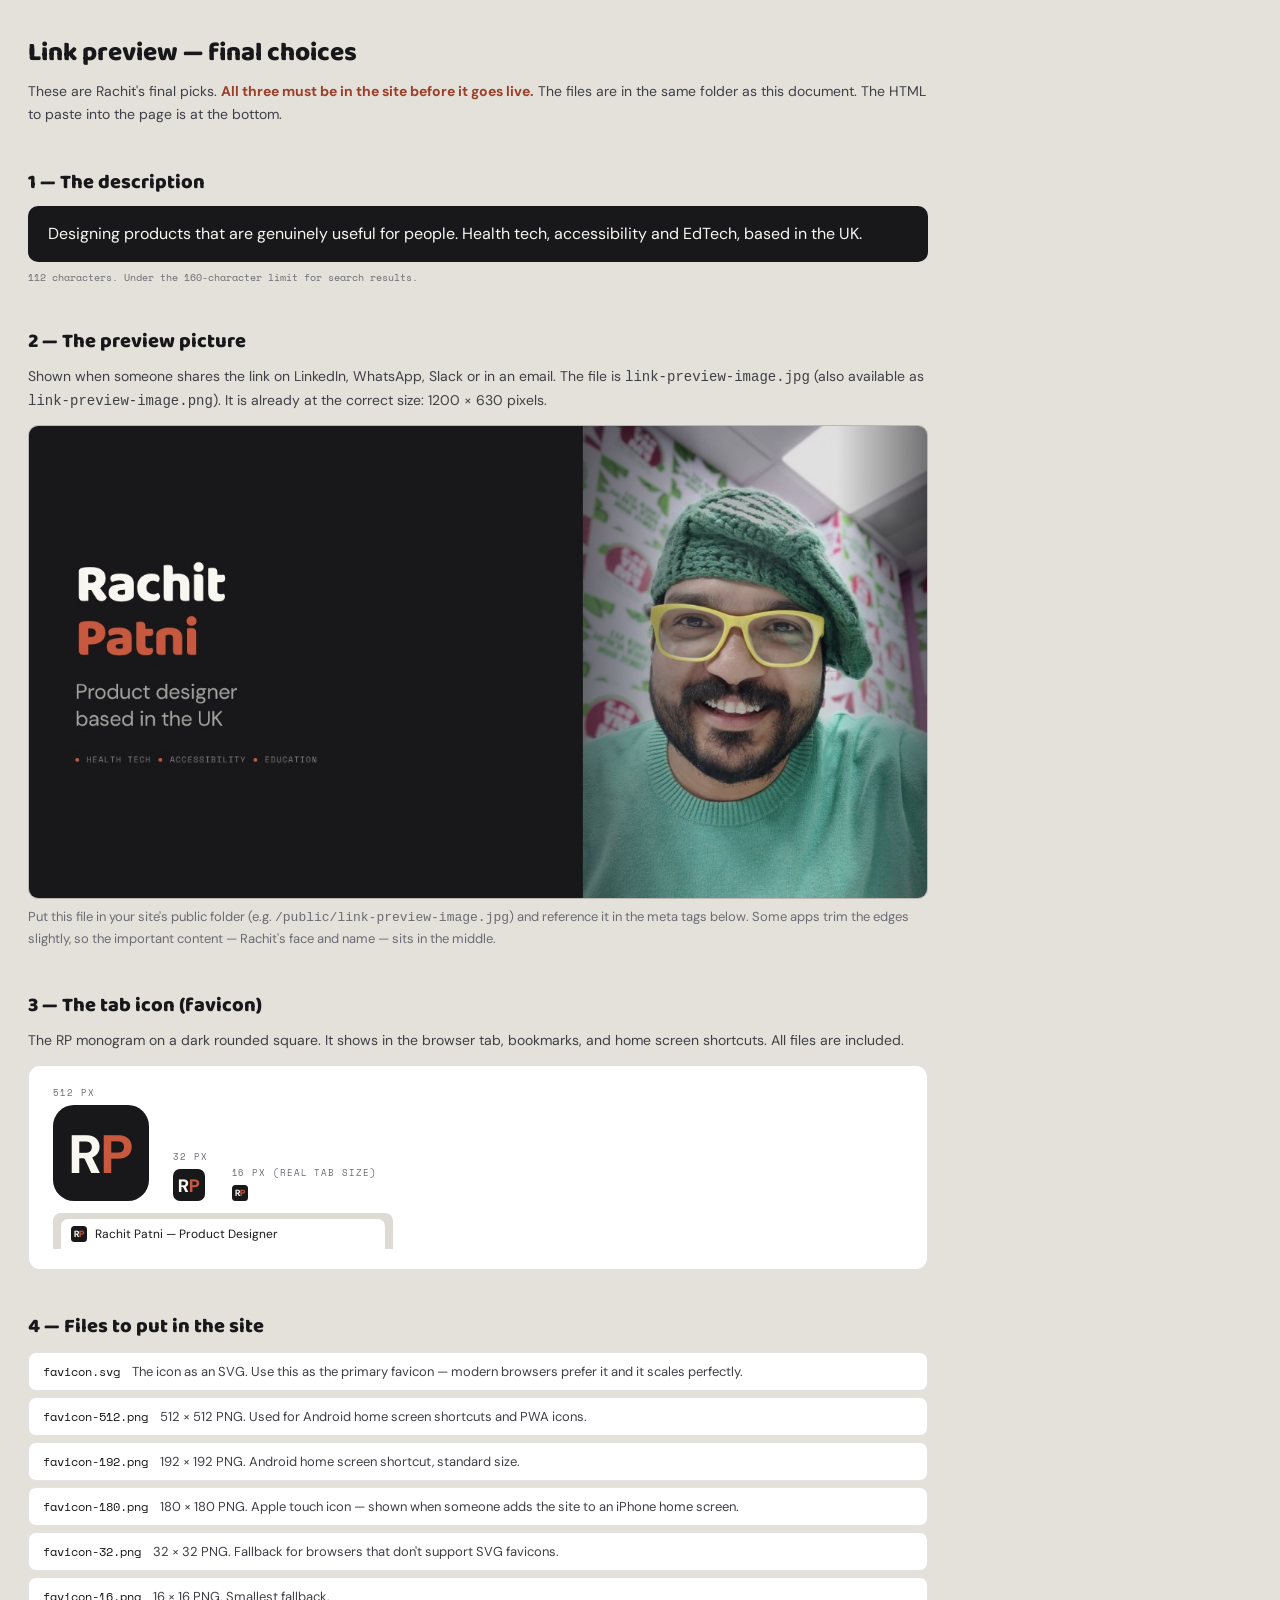
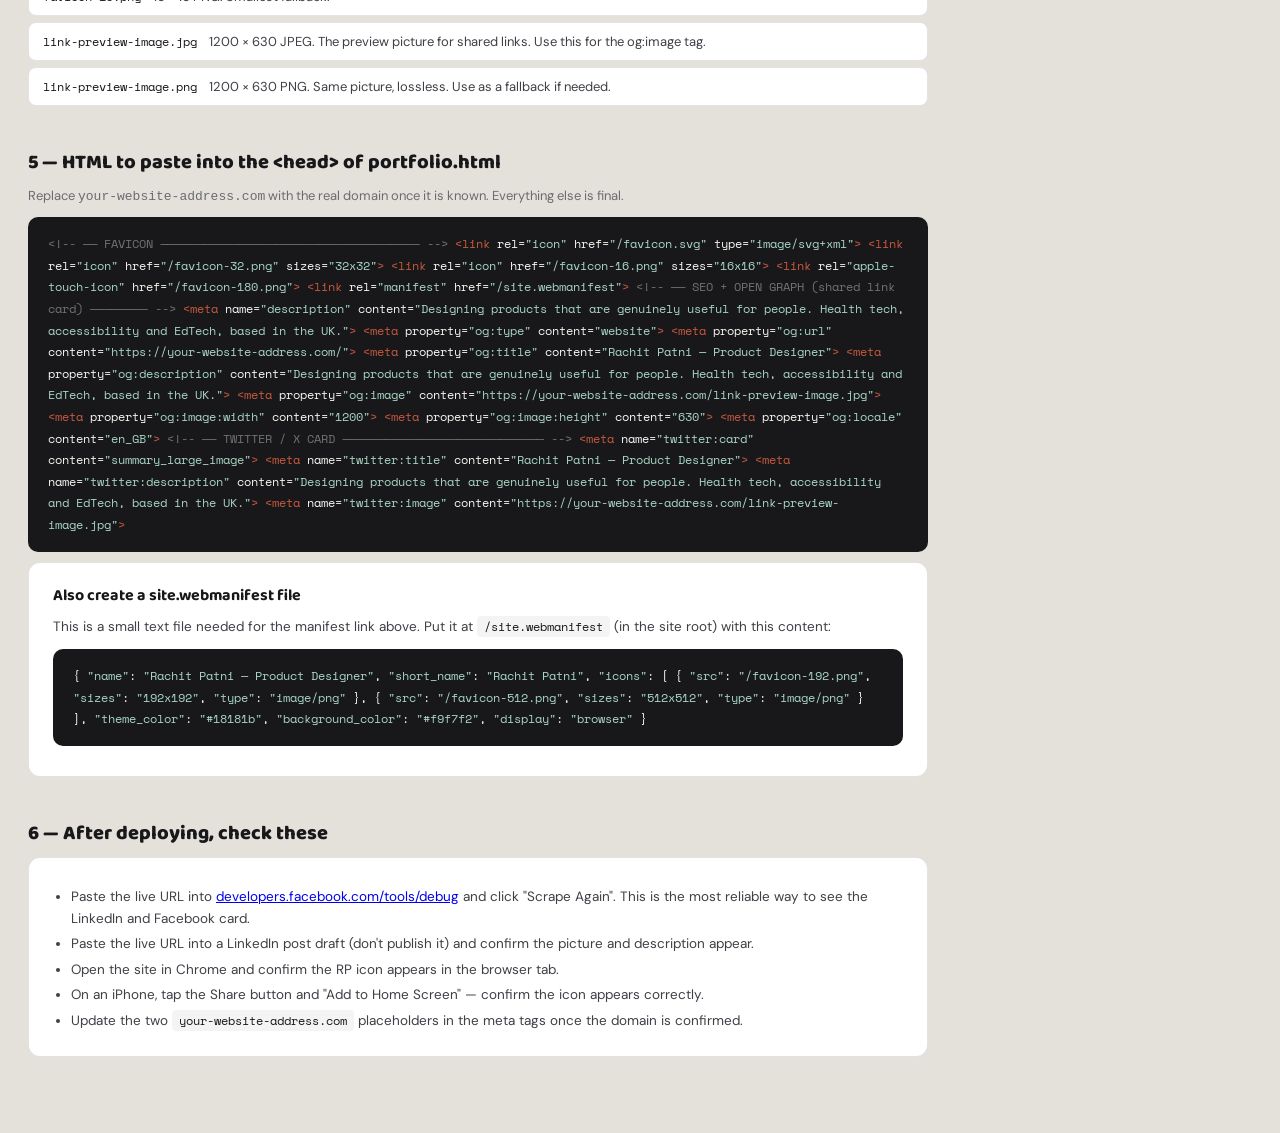
<file: reference/link-preview/link-preview-final.html>
<!DOCTYPE html>
<html lang="en">
<head>
<meta charset="UTF-8">
<meta name="viewport" content="width=device-width, initial-scale=1">
<title>Link preview — final choices for Claude Code</title>
<link rel="stylesheet" href="https://fonts.googleapis.com/css2?family=Baloo+2:wght@600;700;800&family=DM+Sans:wght@300;400;500;700&family=Space+Mono:wght@400;700&display=swap">
<style>
*,*::before,*::after{box-sizing:border-box;margin:0;padding:0;}
:root{--paper:#f9f7f2;--ink:#18181b;--ink2:#3f3f46;--ink3:#6b6b73;--bd:rgba(24,24,27,.12);--tc:#c8593e;--tct:#9c3f29;
  --fh:'Baloo 2',sans-serif;--fb:'DM Sans',sans-serif;--fm:'Space Mono',monospace;}
body{background:#e4e1db;font-family:var(--fb);color:var(--ink2);padding:32px 28px 64px;}
h1{font-family:var(--fh);font-weight:800;font-size:26px;color:var(--ink);margin-bottom:6px;}
.lead{font-size:14px;line-height:1.65;max-width:900px;margin-bottom:8px;}
.lead b{color:var(--tct);}
h2{font-family:var(--fh);font-weight:800;font-size:20px;color:var(--ink);margin:40px 0 8px;}
.card{background:#fff;border:1.5px solid var(--bd);border-radius:12px;padding:20px 24px;max-width:900px;margin-bottom:16px;}
.card h3{font-family:var(--fh);font-size:16px;color:var(--ink);margin-bottom:8px;}
.card code{font-family:var(--fm);font-size:12px;background:#f4f4f5;padding:2px 7px;border-radius:4px;color:var(--ink);}
.card p{font-size:13.5px;line-height:1.6;margin-top:6px;}
.card ul{margin:8px 0 0 18px;} .card li{font-size:13.5px;line-height:1.6;margin-bottom:4px;}
.desc-box{background:#18181b;color:#f9f7f2;border-radius:10px;padding:16px 20px;font-size:16px;line-height:1.5;margin-bottom:8px;max-width:900px;}
.char{font-family:var(--fm);font-size:10px;color:var(--ink3);}
.pic img{width:100%;max-width:900px;display:block;border-radius:10px;border:1.5px solid rgba(24,24,27,.2);margin-bottom:8px;}
.ico-row{display:flex;gap:24px;align-items:flex-end;margin-bottom:12px;}
.ico-row div{display:flex;flex-direction:column;gap:6px;align-items:flex-start;}
.sz{font-family:var(--fm);font-size:9px;text-transform:uppercase;letter-spacing:.1em;color:var(--ink3);}
.tabbar{background:#dedbd4;border-radius:8px 8px 0 0;padding:6px 8px 0;width:340px;}
.tabm{background:#fff;border-radius:7px 7px 0 0;padding:7px 10px;display:flex;align-items:center;gap:8px;font-size:12px;color:var(--ink);}
.code-block{background:#18181b;color:#f9f7f2;border-radius:10px;padding:16px 20px;font-family:var(--fm);font-size:12px;line-height:1.8;margin:10px 0;max-width:900px;overflow-x:auto;}
.code-block .c{color:rgba(249,247,242,.4);}
.code-block .k{color:#c8593e;}
.code-block .s{color:#a8d5c2;}
.note{font-size:13px;line-height:1.6;color:var(--ink3);margin-top:8px;max-width:900px;}
.file-list{display:flex;flex-direction:column;gap:6px;max-width:900px;margin-top:10px;}
.file-row{display:flex;gap:12px;align-items:baseline;background:#fff;border:1.5px solid var(--bd);border-radius:8px;padding:10px 14px;}
.fname{font-family:var(--fm);font-size:12px;color:var(--ink);flex:none;}
.fdesc{font-size:13px;color:var(--ink2);}
</style>
</head>
<body>

<h1>Link preview — final choices</h1>
<p class="lead">These are Rachit's final picks. <b>All three must be in the site before it goes live.</b> The files are in the same folder as this document. The HTML to paste into the page is at the bottom.</p>

<h2>1 — The description</h2>
<div class="desc-box">Designing products that are genuinely useful for people. Health tech, accessibility and EdTech, based in the UK.</div>
<p class="char">112 characters. Under the 160-character limit for search results.</p>

<h2>2 — The preview picture</h2>
<p class="lead" style="margin-bottom:12px">Shown when someone shares the link on LinkedIn, WhatsApp, Slack or in an email. The file is <code>link-preview-image.jpg</code> (also available as <code>link-preview-image.png</code>). It is already at the correct size: 1200 × 630 pixels.</p>
<div class="pic"><img src="[data-uri]" alt="Preview picture — Rachit Patni, product designer"></div>
<p class="note">Put this file in your site's public folder (e.g. <code>/public/link-preview-image.jpg</code>) and reference it in the meta tags below. Some apps trim the edges slightly, so the important content — Rachit's face and name — sits in the middle.</p>

<h2>3 — The tab icon (favicon)</h2>
<p class="lead" style="margin-bottom:12px">The RP monogram on a dark rounded square. It shows in the browser tab, bookmarks, and home screen shortcuts. All files are included.</p>
<div class="card" style="max-width:900px">
  <div class="ico-row">
    <div><span class="sz">512 px</span><svg viewBox='0 0 64 64' width='96' height='96' xmlns='http://www.w3.org/2000/svg'><rect width='64' height='64' rx='14' fill='#18181b'/><text x='32' y='45' text-anchor='middle' font-family='Baloo 2,sans-serif' font-weight='800' font-size='36'><tspan fill='#f9f7f2'>R</tspan><tspan fill='#c8593e'>P</tspan></text></svg></div>
    <div><span class="sz">32 px</span><svg viewBox='0 0 64 64' width='32' height='32' xmlns='http://www.w3.org/2000/svg'><rect width='64' height='64' rx='14' fill='#18181b'/><text x='32' y='45' text-anchor='middle' font-family='Baloo 2,sans-serif' font-weight='800' font-size='36'><tspan fill='#f9f7f2'>R</tspan><tspan fill='#c8593e'>P</tspan></text></svg></div>
    <div><span class="sz">16 px (real tab size)</span><svg viewBox='0 0 64 64' width='16' height='16' xmlns='http://www.w3.org/2000/svg'><rect width='64' height='64' rx='14' fill='#18181b'/><text x='32' y='45' text-anchor='middle' font-family='Baloo 2,sans-serif' font-weight='800' font-size='36'><tspan fill='#f9f7f2'>R</tspan><tspan fill='#c8593e'>P</tspan></text></svg></div>
  </div>
  <div class="tabbar"><div class="tabm"><svg viewBox='0 0 64 64' width='16' height='16' xmlns='http://www.w3.org/2000/svg'><rect width='64' height='64' rx='14' fill='#18181b'/><text x='32' y='45' text-anchor='middle' font-family='Baloo 2,sans-serif' font-weight='800' font-size='36'><tspan fill='#f9f7f2'>R</tspan><tspan fill='#c8593e'>P</tspan></text></svg><span>Rachit Patni — Product Designer</span></div></div>
</div>

<h2>4 — Files to put in the site</h2>
<div class="file-list">
  <div class="file-row"><span class="fname">favicon.svg</span><span class="fdesc">The icon as an SVG. Use this as the primary favicon — modern browsers prefer it and it scales perfectly.</span></div>
  <div class="file-row"><span class="fname">favicon-512.png</span><span class="fdesc">512 × 512 PNG. Used for Android home screen shortcuts and PWA icons.</span></div>
  <div class="file-row"><span class="fname">favicon-192.png</span><span class="fdesc">192 × 192 PNG. Android home screen shortcut, standard size.</span></div>
  <div class="file-row"><span class="fname">favicon-180.png</span><span class="fdesc">180 × 180 PNG. Apple touch icon — shown when someone adds the site to an iPhone home screen.</span></div>
  <div class="file-row"><span class="fname">favicon-32.png</span><span class="fdesc">32 × 32 PNG. Fallback for browsers that don't support SVG favicons.</span></div>
  <div class="file-row"><span class="fname">favicon-16.png</span><span class="fdesc">16 × 16 PNG. Smallest fallback.</span></div>
  <div class="file-row"><span class="fname">link-preview-image.jpg</span><span class="fdesc">1200 × 630 JPEG. The preview picture for shared links. Use this for the og:image tag.</span></div>
  <div class="file-row"><span class="fname">link-preview-image.png</span><span class="fdesc">1200 × 630 PNG. Same picture, lossless. Use as a fallback if needed.</span></div>
</div>

<h2>5 — HTML to paste into the &lt;head&gt; of portfolio.html</h2>
<p class="note" style="margin-bottom:10px">Replace <code>your-website-address.com</code> with the real domain once it is known. Everything else is final.</p>
<div class="code-block"><span class="c">&lt;!-- ── FAVICON ──────────────────────────────────── --&gt;</span>
<span class="k">&lt;link</span> rel=<span class="s">"icon"</span> href=<span class="s">"/favicon.svg"</span> type=<span class="s">"image/svg+xml"</span><span class="k">&gt;</span>
<span class="k">&lt;link</span> rel=<span class="s">"icon"</span> href=<span class="s">"/favicon-32.png"</span> sizes=<span class="s">"32x32"</span><span class="k">&gt;</span>
<span class="k">&lt;link</span> rel=<span class="s">"icon"</span> href=<span class="s">"/favicon-16.png"</span> sizes=<span class="s">"16x16"</span><span class="k">&gt;</span>
<span class="k">&lt;link</span> rel=<span class="s">"apple-touch-icon"</span> href=<span class="s">"/favicon-180.png"</span><span class="k">&gt;</span>
<span class="k">&lt;link</span> rel=<span class="s">"manifest"</span> href=<span class="s">"/site.webmanifest"</span><span class="k">&gt;</span>

<span class="c">&lt;!-- ── SEO + OPEN GRAPH (shared link card) ──────── --&gt;</span>
<span class="k">&lt;meta</span> name=<span class="s">"description"</span> content=<span class="s">"Designing products that are genuinely useful for people. Health tech, accessibility and EdTech, based in the UK."</span><span class="k">&gt;</span>
<span class="k">&lt;meta</span> property=<span class="s">"og:type"</span> content=<span class="s">"website"</span><span class="k">&gt;</span>
<span class="k">&lt;meta</span> property=<span class="s">"og:url"</span> content=<span class="s">"https://your-website-address.com/"</span><span class="k">&gt;</span>
<span class="k">&lt;meta</span> property=<span class="s">"og:title"</span> content=<span class="s">"Rachit Patni — Product Designer"</span><span class="k">&gt;</span>
<span class="k">&lt;meta</span> property=<span class="s">"og:description"</span> content=<span class="s">"Designing products that are genuinely useful for people. Health tech, accessibility and EdTech, based in the UK."</span><span class="k">&gt;</span>
<span class="k">&lt;meta</span> property=<span class="s">"og:image"</span> content=<span class="s">"https://your-website-address.com/link-preview-image.jpg"</span><span class="k">&gt;</span>
<span class="k">&lt;meta</span> property=<span class="s">"og:image:width"</span> content=<span class="s">"1200"</span><span class="k">&gt;</span>
<span class="k">&lt;meta</span> property=<span class="s">"og:image:height"</span> content=<span class="s">"630"</span><span class="k">&gt;</span>
<span class="k">&lt;meta</span> property=<span class="s">"og:locale"</span> content=<span class="s">"en_GB"</span><span class="k">&gt;</span>

<span class="c">&lt;!-- ── TWITTER / X CARD ──────────────────────────── --&gt;</span>
<span class="k">&lt;meta</span> name=<span class="s">"twitter:card"</span> content=<span class="s">"summary_large_image"</span><span class="k">&gt;</span>
<span class="k">&lt;meta</span> name=<span class="s">"twitter:title"</span> content=<span class="s">"Rachit Patni — Product Designer"</span><span class="k">&gt;</span>
<span class="k">&lt;meta</span> name=<span class="s">"twitter:description"</span> content=<span class="s">"Designing products that are genuinely useful for people. Health tech, accessibility and EdTech, based in the UK."</span><span class="k">&gt;</span>
<span class="k">&lt;meta</span> name=<span class="s">"twitter:image"</span> content=<span class="s">"https://your-website-address.com/link-preview-image.jpg"</span><span class="k">&gt;</span></div>

<div class="card">
  <h3>Also create a site.webmanifest file</h3>
  <p>This is a small text file needed for the manifest link above. Put it at <code>/site.webmanifest</code> (in the site root) with this content:</p>
  <div class="code-block" style="margin-top:12px">{
  <span class="s">"name"</span>: <span class="s">"Rachit Patni — Product Designer"</span>,
  <span class="s">"short_name"</span>: <span class="s">"Rachit Patni"</span>,
  <span class="s">"icons"</span>: [
    { <span class="s">"src"</span>: <span class="s">"/favicon-192.png"</span>, <span class="s">"sizes"</span>: <span class="s">"192x192"</span>, <span class="s">"type"</span>: <span class="s">"image/png"</span> },
    { <span class="s">"src"</span>: <span class="s">"/favicon-512.png"</span>, <span class="s">"sizes"</span>: <span class="s">"512x512"</span>, <span class="s">"type"</span>: <span class="s">"image/png"</span> }
  ],
  <span class="s">"theme_color"</span>: <span class="s">"#18181b"</span>,
  <span class="s">"background_color"</span>: <span class="s">"#f9f7f2"</span>,
  <span class="s">"display"</span>: <span class="s">"browser"</span>
}</div>
</div>

<h2>6 — After deploying, check these</h2>
<div class="card">
  <ul>
    <li>Paste the live URL into <a href="https://developers.facebook.com/tools/debug/" target="_blank">developers.facebook.com/tools/debug</a> and click "Scrape Again". This is the most reliable way to see the LinkedIn and Facebook card.</li>
    <li>Paste the live URL into a LinkedIn post draft (don't publish it) and confirm the picture and description appear.</li>
    <li>Open the site in Chrome and confirm the RP icon appears in the browser tab.</li>
    <li>On an iPhone, tap the Share button and "Add to Home Screen" — confirm the icon appears correctly.</li>
    <li>Update the two <code>your-website-address.com</code> placeholders in the meta tags once the domain is confirmed.</li>
  </ul>
</div>

</body>
</html>
</file>
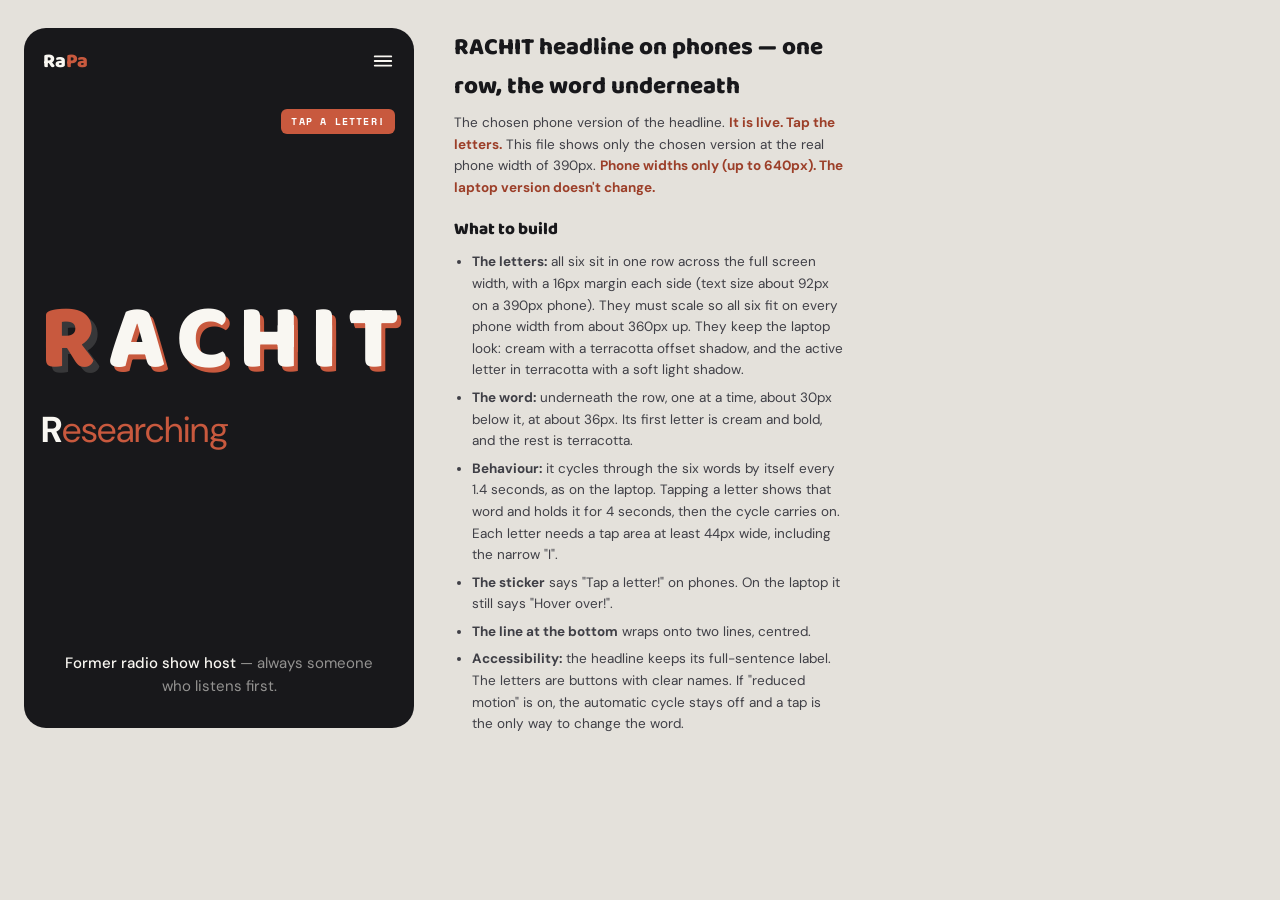
<file: reference/phone-designs/phone-headline-rachit.html>
<!DOCTYPE html>
<html lang="en">
<head>
<meta charset="UTF-8">
<meta name="viewport" content="width=device-width, initial-scale=1">
<title>Phone headline — RACHIT, one row with the word underneath</title>
<link rel="stylesheet" href="https://fonts.googleapis.com/css2?family=Baloo+2:wght@600;700;800&family=DM+Sans:wght@300;400;500;700&family=Space+Mono:wght@400;700&display=swap">
<style>
*,*::before,*::after{box-sizing:border-box;margin:0;padding:0;}
:root{--paper:#f9f7f2;--p2:#f0ede8;--ink:#18181b;--ink2:#3f3f46;--ink3:#6b6b73;--bd:rgba(24,24,27,.10);
  --tc:#c8593e;--tct:#9c3f29;--fh:'Baloo 2',sans-serif;--fb:'DM Sans',sans-serif;--fm:'Space Mono',monospace;
  --espr:cubic-bezier(.34,1.56,.64,1);--eout:cubic-bezier(.22,.61,.36,1);}
body{background:#e4e1db;font-family:var(--fb);color:var(--ink2);padding:28px 24px 56px;display:flex;gap:40px;flex-wrap:wrap;align-items:flex-start;}
.col{width:390px;flex:none;}
.notes{max-width:520px;}
h1{font-family:var(--fh);font-weight:800;font-size:24px;color:var(--ink);margin-bottom:6px;}
.lead{font-size:13.5px;line-height:1.6;margin-bottom:14px;}
.lead b{color:var(--tct);}
.notes ul{margin:8px 0 0 18px;}
.notes li{font-size:13.5px;line-height:1.6;margin-bottom:6px;}
.notes h2{font-family:var(--fh);font-weight:800;font-size:17px;color:var(--ink);margin:18px 0 4px;}
.chip{font-family:var(--fm);font-size:10px;text-transform:uppercase;letter-spacing:.1em;padding:7px 12px;border-radius:14px;border:1.5px solid rgba(24,24,27,.25);background:none;color:var(--ink3);cursor:pointer;}
.chip.on{background:var(--ink);color:#f9f7f2;border-color:var(--ink);}
.ctl{display:flex;gap:8px;margin-bottom:12px;}
@media(prefers-reduced-motion:reduce){*{transition:none !important;animation:none !important;}}

.phone{position:relative;width:390px;height:700px;overflow:hidden;border-radius:22px;border:1.5px solid rgba(24,24,27,.22);background:var(--ink);user-select:none;-webkit-user-select:none;}
.bar{position:absolute;top:0;left:0;right:0;height:64px;display:flex;align-items:center;justify-content:space-between;padding:0 8px 0 18px;z-index:5;color:#f9f7f2;}
.logo{font-family:var(--fh);font-weight:800;font-size:20px;letter-spacing:-.01em;color:#f9f7f2;}
.logo i{font-style:normal;color:var(--tc);}
.menu{width:44px;height:44px;display:flex;align-items:center;justify-content:center;}
.menu svg{width:22px;height:22px;stroke:currentColor;stroke-width:2;stroke-linecap:round;fill:none;}
.sticker{position:absolute;top:80px;right:18px;z-index:5;background:var(--tc);color:#fff;font-family:var(--fm);font-weight:700;font-size:10px;letter-spacing:.12em;text-transform:uppercase;padding:5px 10px;border-radius:6px;}
.sub{position:absolute;left:28px;right:28px;bottom:30px;text-align:center;font-size:15px;line-height:1.5;color:rgba(249,247,242,.55);z-index:4;}
.sub .hl{color:#f9f7f2;font-weight:500;}
.head{position:absolute;left:16px;right:16px;top:50%;transform:translateY(-50%);}
.row{display:flex;justify-content:space-between;align-items:baseline;}
.L{font-family:var(--fh);font-weight:800;color:#f9f7f2;line-height:.86;letter-spacing:-.03em;display:inline-block;cursor:pointer;font-size:92px;padding:0 1px;background:none;border:none;position:relative;
   text-shadow:4px 5px 0 var(--tc);transition:color .2s ease-out,text-shadow .3s var(--espr),transform .3s var(--espr);-webkit-tap-highlight-color:transparent;}
.L::before{content:'';position:absolute;top:0;bottom:0;left:50%;width:max(100%,44px);transform:translateX(-50%);}   /* invisible tap area, at least 44px wide */
.L.on{color:var(--tc);text-shadow:6px 6px 0 rgba(249,247,242,.14);transform:translateX(-2px);}
.L:focus-visible{outline:2px solid var(--tc);outline-offset:4px;border-radius:6px;}
.word{margin-top:30px;font-size:36px;line-height:1.1;color:var(--tc);min-height:44px;font-weight:400;}
.word b{font-weight:700;color:#f9f7f2;}
</style></head><body>

<div class="col">
  <div class="phone">
    <div class="bar"><div class="logo">Ra<i>Pa</i></div><div class="menu"><svg viewBox="0 0 24 24"><path d="M3 7h18M3 12h18M3 17h18"/></svg></div></div>
    <div class="sticker">Tap a letter!</div>
    <div class="head" role="group" aria-label="RACHIT — Researching And Crafting Human-centered Interactions That matter."><div class="row" id="row"></div><div class="word" id="word" aria-live="polite"></div></div>
    <p class="sub"><span class="hl">Former radio show host</span> — always someone who listens first.</p>
  </div>
</div>

<div class="col notes">
  <h1>RACHIT headline on phones — one row, the word underneath</h1>
  <p class="lead">The chosen phone version of the headline. <b>It is live. Tap the letters.</b> This file shows only the chosen version at the real phone width of 390px. <b>Phone widths only (up to 640px). The laptop version doesn't change.</b></p>
  <h2>What to build</h2>
  <ul>
    <li><b>The letters:</b> all six sit in one row across the full screen width, with a 16px margin each side (text size about 92px on a 390px phone). They must scale so all six fit on every phone width from about 360px up. They keep the laptop look: cream with a terracotta offset shadow, and the active letter in terracotta with a soft light shadow.</li>
    <li><b>The word:</b> underneath the row, one at a time, about 30px below it, at about 36px. Its first letter is cream and bold, and the rest is terracotta.</li>
    <li><b>Behaviour:</b> it cycles through the six words by itself every 1.4 seconds, as on the laptop. Tapping a letter shows that word and holds it for 4 seconds, then the cycle carries on. Each letter needs a tap area at least 44px wide, including the narrow "I".</li>
    <li><b>The sticker</b> says "Tap a letter!" on phones. On the laptop it still says "Hover over!".</li>
    <li><b>The line at the bottom</b> wraps onto two lines, centred.</li>
    <li><b>Accessibility:</b> the headline keeps its full-sentence label. The letters are buttons with clear names. If "reduced motion" is on, the automatic cycle stays off and a tap is the only way to change the word.</li>
  </ul>
</div>

<script>
const LET=['R','A','C','H','I','T'];
const FULL=['Researching','And','Crafting','Human-centered','Interactions','That matter.'];
const row=document.getElementById('row'), word=document.getElementById('word');
const letters=LET.map((l,i)=>{const b=document.createElement('button');b.className='L';b.textContent=l;b.setAttribute('aria-label',l+', '+FULL[i]);b.onclick=()=>pick(i);row.appendChild(b);return b;});
let idx=0, timer=null, hold=null;
const reduce=window.matchMedia('(prefers-reduced-motion: reduce)').matches;
function render(){ letters.forEach((el,i)=>el.classList.toggle('on',i===idx)); word.innerHTML='<b>'+FULL[idx][0]+'</b>'+FULL[idx].slice(1); }
function stop(){ if(timer){clearInterval(timer);timer=null;} }
function start(){ stop(); if(!reduce) timer=setInterval(()=>{idx=(idx+1)%6;render();},1400); }
function pick(i){ idx=i; render(); stop(); clearTimeout(hold); hold=setTimeout(start,4000); }
render(); start();
</script>
</body></html>
</file>
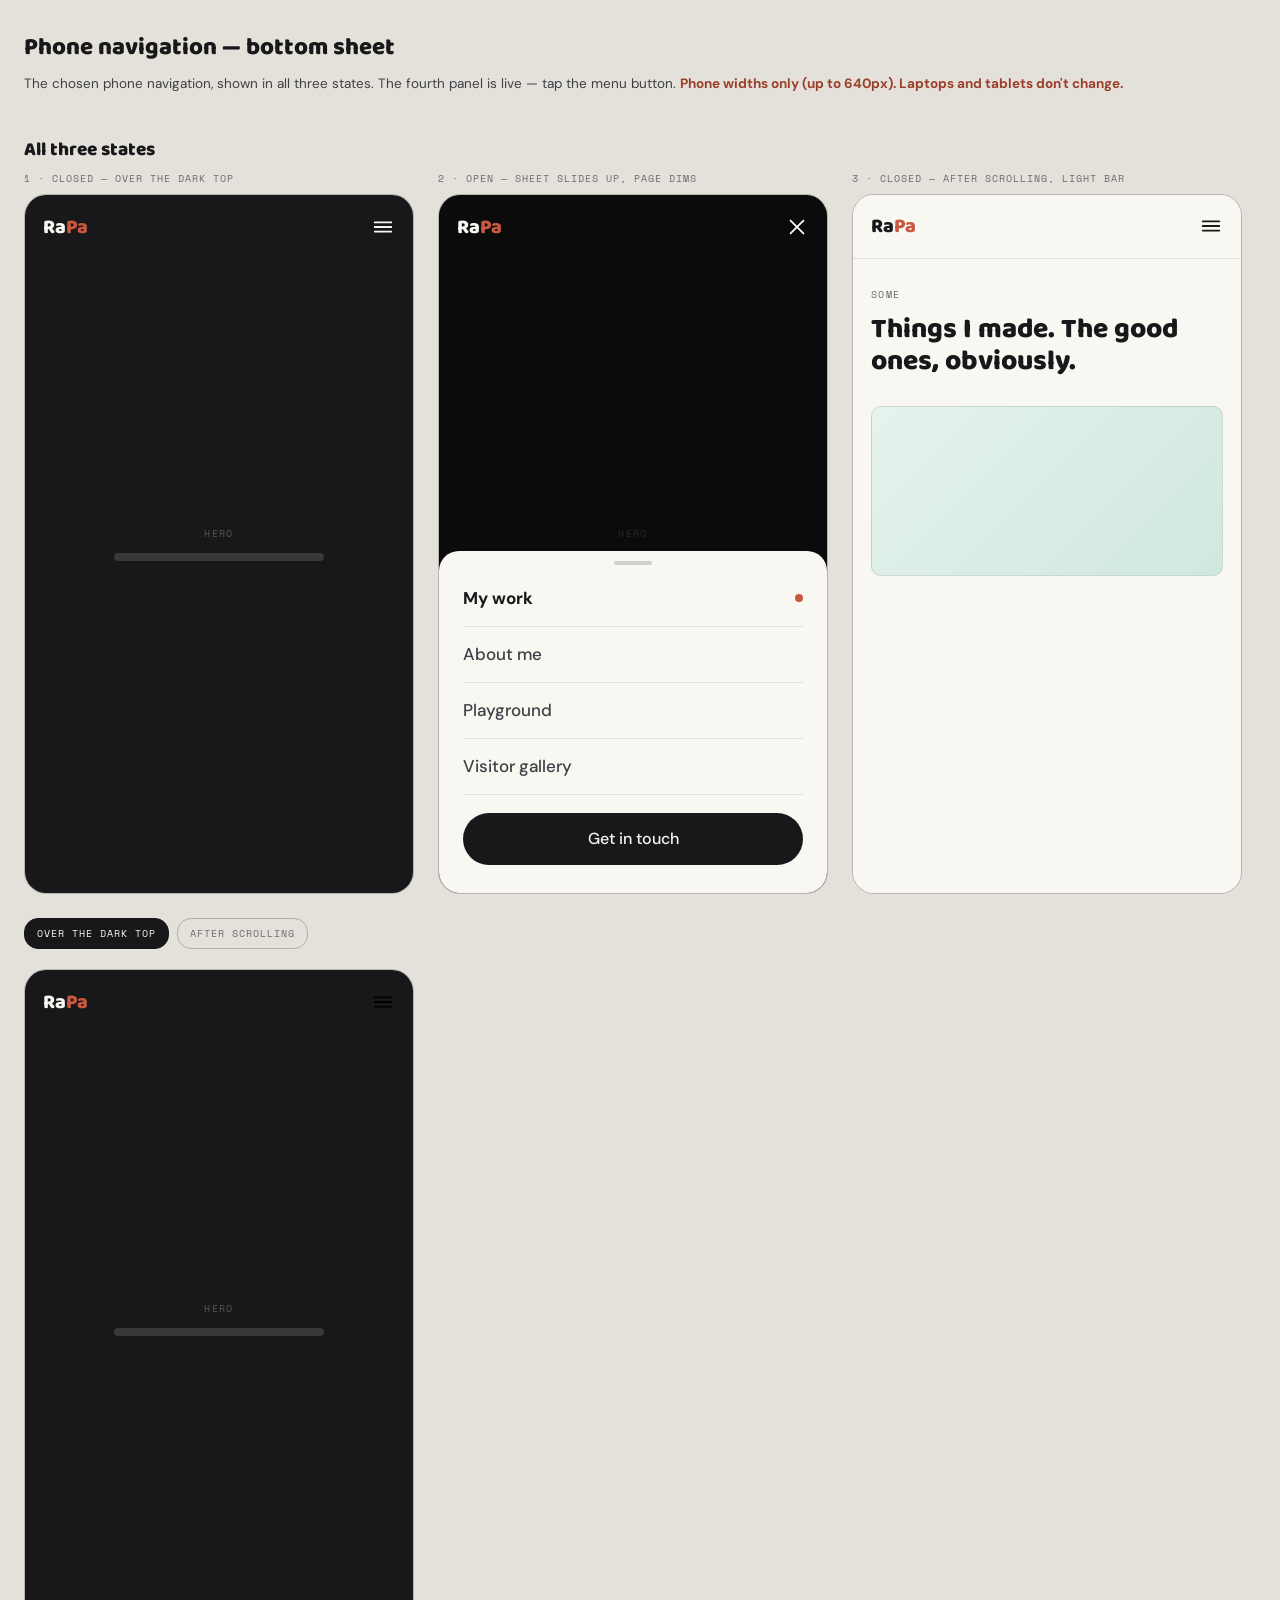
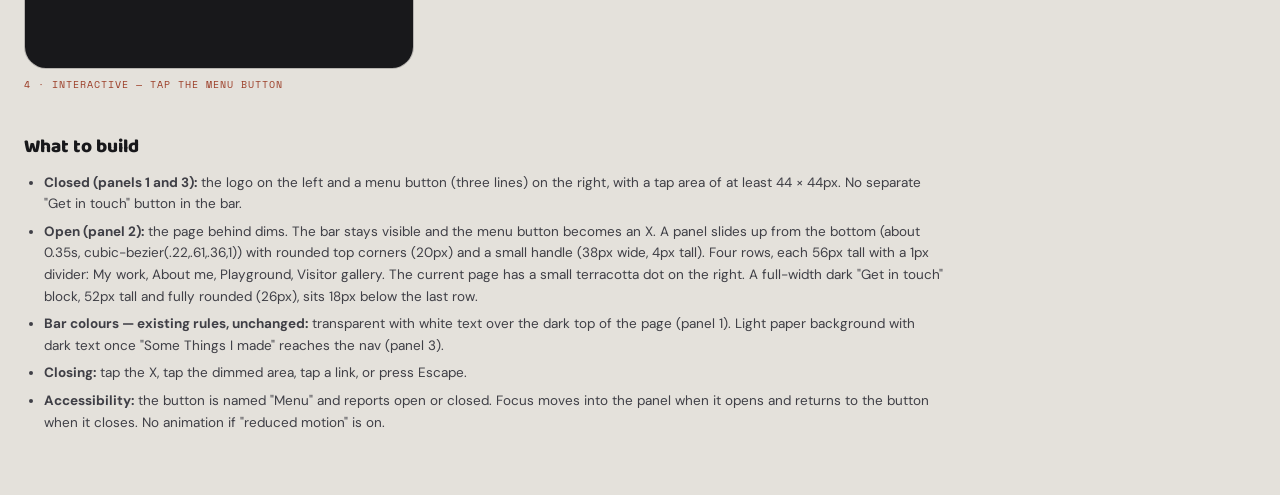
<file: reference/phone-designs/phone-navigation-bottom-sheet.html>
<!DOCTYPE html>
<html lang="en">
<head>
<meta charset="UTF-8">
<meta name="viewport" content="width=device-width, initial-scale=1">
<title>Phone navigation — bottom sheet</title>
<link rel="stylesheet" href="https://fonts.googleapis.com/css2?family=Baloo+2:wght@600;700;800&family=DM+Sans:wght@300;400;500;700&family=Space+Mono:wght@400;700&display=swap">
<style>
*,*::before,*::after{box-sizing:border-box;margin:0;padding:0;}
:root{--paper:#f9f7f2;--p2:#f0ede8;--ink:#18181b;--ink2:#3f3f46;--ink3:#6b6b73;--bd:rgba(24,24,27,.10);
  --tc:#c8593e;--tct:#9c3f29;--fh:'Baloo 2',sans-serif;--fb:'DM Sans',sans-serif;--fm:'Space Mono',monospace;
  --eout:cubic-bezier(.22,.61,.36,1);}
body{background:#e4e1db;font-family:var(--fb);color:var(--ink2);padding:28px 24px 56px;}
h1{font-family:var(--fh);font-weight:800;font-size:24px;color:var(--ink);margin-bottom:6px;}
.lead{font-size:13.5px;line-height:1.6;margin-bottom:28px;max-width:1240px;}
.lead b{color:var(--tct);}
h2{font-family:var(--fh);font-weight:800;font-size:19px;color:var(--ink);margin:40px 0 6px;}
.note{font-size:13.5px;line-height:1.6;max-width:900px;}
.note b{color:var(--tct);}
ul{margin:10px 0 0 20px;max-width:900px;}
li{font-size:13.5px;line-height:1.6;margin-bottom:6px;}

/* three panels side by side */
.panels{display:flex;gap:24px;align-items:flex-start;flex-wrap:wrap;}
.panel{display:flex;flex-direction:column;gap:8px;}
.cap{font-family:var(--fm);font-size:10px;text-transform:uppercase;letter-spacing:.10em;color:var(--ink3);}

/* one phone frame */
.phone{position:relative;width:390px;height:700px;overflow:hidden;border-radius:22px;border:1.5px solid rgba(24,24,27,.22);}

/* backgrounds */
.bg-hero{position:absolute;inset:0;background:#18181b;display:flex;flex-direction:column;align-items:center;justify-content:center;gap:12px;}
.bg-hero i{font-style:normal;font-family:var(--fm);font-size:10px;text-transform:uppercase;letter-spacing:.14em;color:rgba(249,247,242,.28);}
.bg-hero b{display:block;width:210px;height:8px;border-radius:4px;background:rgba(249,247,242,.14);}
.bg-work{position:absolute;inset:0;background:var(--paper);padding:92px 18px 0;}
.bg-work .lab{font-family:var(--fm);font-size:10px;text-transform:uppercase;letter-spacing:.14em;color:var(--ink3);}
.bg-work .hd{font-family:var(--fh);font-weight:800;font-size:28px;line-height:1.15;color:var(--ink);margin:12px 0 28px;}
.bg-work .card{height:170px;border-radius:10px;background:linear-gradient(135deg,#e6f3ed,#cfe8de);border:1.5px solid var(--bd);}

/* top bar */
.bar{position:absolute;top:0;left:0;right:0;height:64px;display:flex;align-items:center;justify-content:space-between;padding:0 8px 0 18px;z-index:20;}
.logo{font-family:var(--fh);font-weight:800;font-size:20px;letter-spacing:-.01em;}
.logo i{font-style:normal;color:var(--tc);}
.menu-btn{width:44px;height:44px;display:flex;align-items:center;justify-content:center;background:none;border:none;cursor:pointer;border-radius:50%;}
.menu-btn svg{width:22px;height:22px;stroke:currentColor;stroke-width:2;stroke-linecap:round;fill:none;}
/* dark top — white text, transparent bar */
.bar-dk{color:#f9f7f2;}
.bar-dk .logo{color:#f9f7f2;}
/* light after scrolling — dark text, paper background */
.bar-lt{color:var(--ink);background:rgba(249,247,242,.96);border-bottom:1px solid var(--bd);}
.bar-lt .logo{color:var(--ink);}

/* dim overlay (open state only) */
.dim{position:absolute;inset:0;background:rgba(0,0,0,.55);z-index:30;}

/* bottom sheet */
.sheet{position:absolute;left:0;right:0;bottom:0;background:var(--paper);border-radius:20px 20px 0 0;z-index:40;padding:10px 24px 28px;}
.sheet .grab{width:38px;height:4px;border-radius:2px;background:rgba(24,24,27,.18);margin:0 auto 6px;}
.sheet a{display:flex;align-items:center;justify-content:space-between;height:56px;border-bottom:1px solid var(--bd);font-size:17px;font-weight:500;color:var(--ink2);text-decoration:none;}
.sheet a.on{color:var(--ink);font-weight:700;}
.sheet a.on::after{content:'';width:8px;height:8px;border-radius:50%;background:var(--tc);}
.sheet .big{margin-top:18px;height:52px;border-radius:26px;background:var(--ink);color:var(--paper);display:flex;align-items:center;justify-content:center;font-size:16px;font-weight:500;}

/* interactive phone (fourth, live) */
.chip{font-family:var(--fm);font-size:10px;text-transform:uppercase;letter-spacing:.1em;padding:7px 12px;border-radius:14px;border:1.5px solid rgba(24,24,27,.25);background:none;color:var(--ink3);cursor:pointer;}
.chip.on{background:var(--ink);color:#f9f7f2;border-color:var(--ink);}
.ctl{display:flex;gap:8px;margin-bottom:12px;}
.phone.interactive .menu-btn{cursor:pointer;}
.phone.interactive .dim{pointer-events:auto;}
.phone[data-bg="hero"] .bg-work{display:none;}
.phone[data-bg="work"] .bg-hero{display:none;}
.phone.closed .dim,.phone.closed .sheet-wrap{display:none;}
.phone.open .menu-btn .bars{display:none;}
.phone.open .menu-btn .x{display:block;}
.menu-btn .x{display:none;}
.sheet-wrap{position:absolute;inset:0;z-index:35;pointer-events:none;}
.sheet-wrap .dim{position:absolute;inset:0;pointer-events:auto;}
.sheet-wrap .sheet{pointer-events:auto;}
@media(prefers-reduced-motion:reduce){*{transition:none !important;animation:none !important;}}
</style>
</head>
<body>

<h1>Phone navigation — bottom sheet</h1>
<p class="lead">The chosen phone navigation, shown in all three states. The fourth panel is live — tap the menu button. <b>Phone widths only (up to 640px). Laptops and tablets don't change.</b></p>

<h2>All three states</h2>
<div class="panels">

  <!-- 1. CLOSED — over the dark top -->
  <div class="panel">
    <span class="cap">1 · Closed — over the dark top</span>
    <div class="phone">
      <div class="bg-hero"><i>Hero</i><b></b></div>
      <div class="bar bar-dk">
        <div class="logo">Ra<i>Pa</i></div>
        <div class="menu-btn"><svg viewBox="0 0 24 24"><path d="M3 7h18M3 12h18M3 17h18"/></svg></div>
      </div>
    </div>
  </div>

  <!-- 2. OPEN — over the dark top, sheet visible -->
  <div class="panel">
    <span class="cap">2 · Open — sheet slides up, page dims</span>
    <div class="phone">
      <div class="bg-hero"><i>Hero</i><b></b></div>
      <div class="bar bar-dk" style="z-index:45;">
        <div class="logo">Ra<i>Pa</i></div>
        <div class="menu-btn"><svg viewBox="0 0 24 24"><path d="M5 5l14 14M19 5L5 19"/></svg></div>
      </div>
      <div class="dim"></div>
      <div class="sheet">
        <div class="grab"></div>
        <a class="on">My work</a>
        <a>About me</a>
        <a>Playground</a>
        <a>Visitor gallery</a>
        <div class="big">Get in touch</div>
      </div>
    </div>
  </div>

  <!-- 3. CLOSED — after scrolling, light bar -->
  <div class="panel">
    <span class="cap">3 · Closed — after scrolling, light bar</span>
    <div class="phone">
      <div class="bg-work">
        <div class="lab">Some</div>
        <div class="hd">Things I made. The good ones, obviously.</div>
        <div class="card"></div>
      </div>
      <div class="bar bar-lt">
        <div class="logo">Ra<i>Pa</i></div>
        <div class="menu-btn"><svg viewBox="0 0 24 24"><path d="M3 7h18M3 12h18M3 17h18"/></svg></div>
      </div>
    </div>
  </div>

  <!-- 4. INTERACTIVE — live, tap to open -->
  <div class="panel">
    <div class="ctl">
      <button class="chip on" data-bg="hero">Over the dark top</button>
      <button class="chip" data-bg="work">After scrolling</button>
    </div>
    <div class="phone interactive closed" id="iphone" data-bg="hero">
      <div class="bg-hero"><i>Hero</i><b></b></div>
      <div class="bg-work">
        <div class="lab">Some</div>
        <div class="hd">Things I made. The good ones, obviously.</div>
        <div class="card"></div>
      </div>
      <div class="bar bar-dk" id="ibar">
        <div class="logo" id="ilogo">Ra<i>Pa</i></div>
        <button class="menu-btn" id="iMenuBtn" aria-label="Menu" aria-expanded="false">
          <svg class="bars" viewBox="0 0 24 24"><path d="M3 7h18M3 12h18M3 17h18"/></svg>
          <svg class="x" viewBox="0 0 24 24"><path d="M5 5l14 14M19 5L5 19"/></svg>
        </button>
      </div>
      <div class="sheet-wrap" id="iWrap">
        <div class="dim" id="iDim"></div>
        <div class="sheet" id="iSheet" role="dialog" aria-label="Menu">
          <div class="grab"></div>
          <a class="on" href="#" onclick="close_(event)">My work</a>
          <a href="#" onclick="close_(event)">About me</a>
          <a href="#" onclick="close_(event)">Playground</a>
          <a href="#" onclick="close_(event)">Visitor gallery</a>
          <div class="big" onclick="close_(event)" tabindex="0">Get in touch</div>
        </div>
      </div>
    </div>
    <span class="cap" style="color:var(--tct)">4 · Interactive — tap the menu button</span>
  </div>

</div>

<h2>What to build</h2>
<ul>
  <li><b>Closed (panels 1 and 3):</b> the logo on the left and a menu button (three lines) on the right, with a tap area of at least 44 × 44px. No separate "Get in touch" button in the bar.</li>
  <li><b>Open (panel 2):</b> the page behind dims. The bar stays visible and the menu button becomes an X. A panel slides up from the bottom (about 0.35s, cubic-bezier(.22,.61,.36,1)) with rounded top corners (20px) and a small handle (38px wide, 4px tall). Four rows, each 56px tall with a 1px divider: My work, About me, Playground, Visitor gallery. The current page has a small terracotta dot on the right. A full-width dark "Get in touch" block, 52px tall and fully rounded (26px), sits 18px below the last row.</li>
  <li><b>Bar colours — existing rules, unchanged:</b> transparent with white text over the dark top of the page (panel 1). Light paper background with dark text once "Some Things I made" reaches the nav (panel 3).</li>
  <li><b>Closing:</b> tap the X, tap the dimmed area, tap a link, or press Escape.</li>
  <li><b>Accessibility:</b> the button is named "Menu" and reports open or closed. Focus moves into the panel when it opens and returns to the button when it closes. No animation if "reduced motion" is on.</li>
</ul>

<script>
const phone=document.getElementById('iphone'), btn=document.getElementById('iMenuBtn'), wrap=document.getElementById('iWrap'), dim=document.getElementById('iDim'), bar=document.getElementById('ibar'), logo=document.getElementById('ilogo');
function setOpen(open){
  phone.classList.toggle('open',open); phone.classList.toggle('closed',!open);
  btn.setAttribute('aria-expanded',String(open));
  if(open) setTimeout(()=>wrap.querySelector('a').focus(),50); else btn.focus({preventScroll:true});
}
function updateBar(){
  const dk=phone.dataset.bg==='hero';
  bar.className='bar '+(dk?'bar-dk':'bar-lt'); logo.className='logo';
}
btn.addEventListener('click',()=>setOpen(!phone.classList.contains('open')));
dim.addEventListener('click',()=>setOpen(false));
document.addEventListener('keydown',e=>{ if(e.key==='Escape'&&phone.classList.contains('open')) setOpen(false); });
function close_(e){ e.preventDefault(); setOpen(false); }
document.querySelectorAll('.chip').forEach(ch=>ch.addEventListener('click',()=>{
  document.querySelectorAll('.chip').forEach(x=>x.classList.toggle('on',x===ch));
  phone.dataset.bg=ch.dataset.bg; updateBar(); if(phone.classList.contains('open')) setOpen(false);
}));
updateBar();
</script>
</body>
</html>
</file>
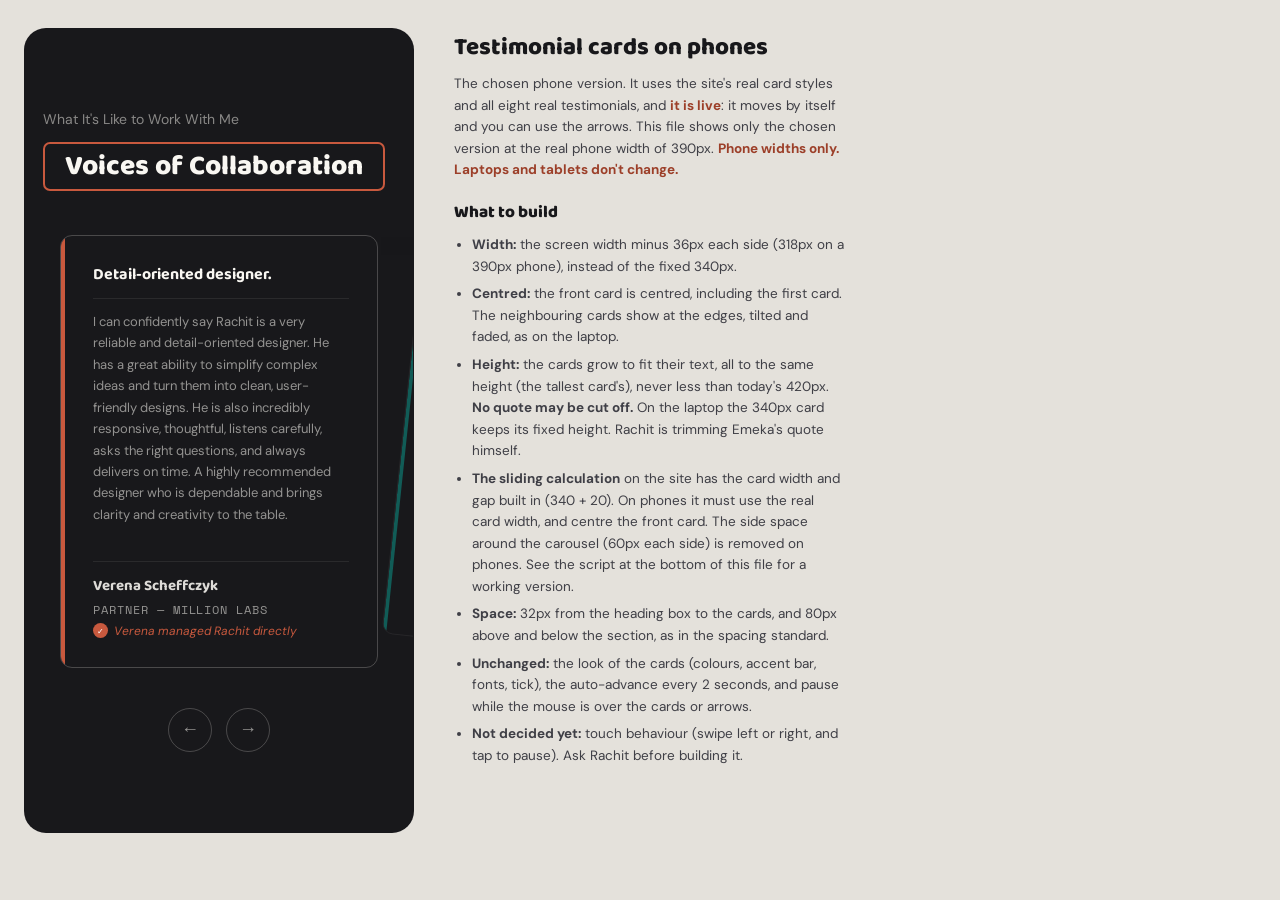
<file: reference/phone-designs/phone-testimonials.html>
<!DOCTYPE html>
<html lang="en">
<head>
<meta charset="UTF-8">
<meta name="viewport" content="width=device-width, initial-scale=1">
<title>Testimonial cards on phones</title>
<link rel="stylesheet" href="https://fonts.googleapis.com/css2?family=Baloo+2:wght@600;700;800&family=DM+Sans:wght@300;400;500;700&family=Space+Mono:wght@400;700&display=swap">
<style>
*,*::before,*::after{box-sizing:border-box;margin:0;padding:0;}
:root{--paper:#f9f7f2;--ink:#18181b;--ink2:#3f3f46;--ink3:#6b6b73;--bd:rgba(24,24,27,.10);
  --tc:#c8593e;--tct:#9c3f29;--fh:'Baloo 2',sans-serif;--fb:'DM Sans',sans-serif;--fm:'Space Mono',monospace;
  --espr:cubic-bezier(.34,1.56,.64,1);--eout:cubic-bezier(.22,.61,.36,1);}
body{background:#e4e1db;font-family:var(--fb);color:var(--ink2);padding:28px 24px 56px;display:flex;gap:40px;flex-wrap:wrap;align-items:flex-start;}
.col{width:390px;flex:none;}
.notes{max-width:520px;}
h1{font-family:var(--fh);font-weight:800;font-size:24px;color:var(--ink);margin-bottom:6px;}
.lead{font-size:13.5px;line-height:1.6;margin-bottom:14px;}
.lead b{color:var(--tct);}
.notes ul{margin:8px 0 0 18px;} .notes li{font-size:13.5px;line-height:1.6;margin-bottom:6px;}
.notes h2{font-family:var(--fh);font-weight:800;font-size:17px;color:var(--ink);margin:18px 0 4px;}

/* ── the real card styles from the site (unchanged) ── */
.tcard{min-width:340px;max-width:340px;
  height:420px;
  border:1.5px solid rgba(249,247,242,.12);border-radius:12px;padding:28px 28px 28px 32px;
  display:flex;flex-direction:column;gap:0;flex-shrink:0;
  overflow:hidden;position:relative;
  transition:transform .48s var(--eout),opacity .48s var(--eout),border-color .2s;
  transform-origin:center center;}
/* left border accent — colour set per card via inline style */
.tcard::before{content:'';position:absolute;top:0;left:0;bottom:0;width:4px;border-radius:12px 0 0 12px;background:var(--accent,var(--tc));}
.tcard.active{transform:scale(1) rotate(0deg);opacity:1;border-color:rgba(249,247,242,.22);}
.tcard.adj-left{transform:scale(0.92) rotate(-6deg) translateX(10px);opacity:0.55;}
.tcard.adj-right{transform:scale(0.92) rotate(6deg) translateX(-10px);opacity:0.55;}
.tcard.far{transform:scale(0.85) rotate(-8deg);opacity:0.2;}
.tcard.far-right{transform:scale(0.85) rotate(8deg);opacity:0.2;}
/* pull phrase */
.tpull{font-family:var(--fh);font-weight:700;font-size:16px;color:#f9f7f2;line-height:1.35;margin-bottom:12px;padding-bottom:12px;border-bottom:1px solid rgba(249,247,242,.08);flex-shrink:0;}
.ttxt{font-size:13px;color:rgba(249,247,242,.55);line-height:1.65;flex:1;overflow:hidden;}
.tname{margin-top:14px;padding-top:12px;border-top:1px solid rgba(249,247,242,.08);flex-shrink:0;}
.tname strong{color:rgba(249,247,242,.88);display:block;margin-bottom:3px;font-family:var(--fh);font-size:15px;font-weight:700;}
.tname-role{font-family:var(--fm);font-size:12px;color:rgba(249,247,242,.55);text-transform:uppercase;letter-spacing:.08em;display:block;margin-bottom:5px;}
.tname-rel{font-size:12px;color:var(--tc);font-style:italic;display:flex;align-items:center;gap:6px;}
.tname-rel-tick{display:inline-flex;align-items:center;justify-content:center;width:15px;height:15px;border-radius:50%;background:var(--tc);color:#fff;font-size:8px;font-style:normal;flex-shrink:0;}
/* Arrows sit below carousel, centred under middle card */
.glide-arrows{display:flex;gap:14px;align-items:center;justify-content:center;margin-top:28px;width:fit-content;margin-left:auto;margin-right:auto;}
.garr{width:44px;height:44px;border-radius:50%;border:1.5px solid rgba(249,247,242,.22);background:none;color:rgba(249,247,242,.55);font-size:18px;cursor:none;display:flex;align-items:center;justify-content:center;transition:border-color .18s,color .18s,background .18s;}
.garr:hover{border-color:rgba(249,247,242,.70);color:#f9f7f2;background:rgba(249,247,242,.10);}

/* ── THE PHONE FIX ──
   --pw is the screen width. On the real site use the viewport width: 100vw. */
.frame{--pw:390px;width:var(--pw);background:#18181b;border-radius:22px;border:1.5px solid rgba(24,24,27,.22);overflow:hidden;color:#f9f7f2;padding:80px 0;}
.tsmall{font-size:14px;color:rgba(249,247,242,.5);margin:0 18px 12px;line-height:1.5;}
.boxed{display:inline-block;margin:0 18px;border:2.5px solid var(--tc);border-radius:7px;padding:8px 20px;}
.boxed span{font-family:var(--fh);font-weight:800;font-size:28px;line-height:1.05;color:#f9f7f2;}
.glide-outer{position:relative;overflow:hidden;padding:44px 0 40px;margin-top:0;}   /* 12 under the heading + 20 + 12 = 32 to the cards, no side space */
.glide-track{display:flex;gap:20px;align-items:stretch;transition:transform .48s var(--eout);}
.tcard{min-width:calc(var(--pw) - 72px);max-width:calc(var(--pw) - 72px);height:auto;min-height:420px;}  /* width: screen minus 36 each side; height: grows to fit */
.tcard .ttxt{overflow:visible;}
.garr{cursor:pointer;}
.glide-arrows{margin-top:0;}
</style></head><body>

<div class="col">
  <div class="frame" id="frame">
    <div class="tsmall">What It's Like to Work With Me</div>
    <div class="boxed"><span>Voices of Collaboration</span></div>
    <div class="glide-outer" id="outer"><div class="glide-track" id="gtrack">
<div class="tcard" style="--accent:#c8593e"><div class="tpull">Detail-oriented designer.</div><p class="ttxt">I can confidently say Rachit is a very reliable and detail-oriented designer. He has a great ability to simplify complex ideas and turn them into clean, user-friendly designs. He is also incredibly responsive, thoughtful, listens carefully, asks the right questions, and always delivers on time. A highly recommended designer who is dependable and brings clarity and creativity to the table.</p><div class="tname"><strong>Verena Scheffczyk</strong><span class="tname-role">Partner — Million Labs</span><span class="tname-rel"><span class="tname-rel-tick">✓</span>Verena managed Rachit directly</span></div></div>
<div class="tcard" style="--accent:#0d9488"><div class="tpull">An asset to any team.</div><p class="ttxt">Rachit is a highly professional and dedicated individual. He always strives to take on extra capabilities, doesn't shy away from learning new things and produces work of a high quality. He is an asset to any team.</p><div class="tname"><strong>Holly Foreman</strong><span class="tname-role">Manager — SS&C Technologies</span><span class="tname-rel"><span class="tname-rel-tick">✓</span>Holly managed Rachit directly</span></div></div>
<div class="tcard" style="--accent:#c8a55a"><div class="tpull">Valuable research. Thoughtful solutions.</div><p class="ttxt">It was a pleasure to work with Rachit as he brought good experience to the problems we were solving and undertook valuable research to support our needs. He was a great team member who worked very collaboratively with the group and brings great depth of thought to the solutions he designs.</p><div class="tname"><strong>Jim Shirley</strong><span class="tname-role">Founder — FundingHero</span><span class="tname-rel">Jim &amp; Rachit worked in the same team</span></div></div>
<div class="tcard" style="--accent:#7c9e87"><div class="tpull">Deep understanding of user-focused design.</div><p class="ttxt">Rachit is an outstanding colleague to work with. He got a strong eye for detail and deep understanding of user-focused design. He creates thoughtful, intuitive, and visually engaging designs that adds real value to projects. Beyond his professional skills, he brought great energy to work through his collaboration, openness, and willingness to share knowledge.</p><div class="tname"><strong>Emeka Nnalue</strong><span class="tname-role">Senior Advisor — SS&C Technologies</span><span class="tname-rel">Emeka &amp; Rachit worked in the same team</span></div></div>
<div class="tcard" style="--accent:#c8593e"><div class="tpull">Dependable and collaborative.</div><p class="ttxt">I found Rachit to be a professional, reliable, and supportive colleague, someone always willing to collaborate and contribute to the team. He is someone who builds strong working relationships and can be counted on to deliver his best. I truly enjoyed working with Rachit and would recommend him to any team looking for a dependable and collaborative professional.</p><div class="tname"><strong>Dorsa Jahani</strong><span class="tname-role">Business Analyst — SS&C Technologies</span><span class="tname-rel">Dorsa &amp; Rachit worked in the same team</span></div></div>
<div class="tcard" style="--accent:#0d9488"><div class="tpull">Unique ability to connect with masses.</div><p class="ttxt">Rachit is a person who has consistently impressed me. He has been an exceptional talent, knowing exactly what the audience needs with his unique ability to connect with masses. I was impressed to see that he used radio as a medium to bring changes into the society and impact individuals' lives. A team player, always ready to collaborate and share ideas, and a very positive person who is eager to learn.</p><div class="tname"><strong>RJ Teena</strong><span class="tname-role">Programming Head and RJ — MY FM</span><span class="tname-rel">Teena and Rachit worked in the same team</span></div></div>
<div class="tcard" style="--accent:#c8a55a"><div class="tpull">No doubt that he is a good leader.</div><p class="ttxt">I worked under Rachit, and it was a great learning experience. An incredible mentor who takes stand for the team, thinks out of the box, and has always helped me to work and grow. A good team goes far when there is a good leader — and there is no doubt that he is. A smooth communicator who is always there for the team beyond the position too.</p><div class="tname"><strong>RJ Damini</strong><span class="tname-role">Radio &amp; Podcast Host — Radio City</span><span class="tname-rel">Damini reported to Rachit directly</span></div></div>
<div class="tcard" style="--accent:#7c9e87"><div class="tpull">Positivity, creativity, collaborative approach.</div><p class="ttxt">I found Rachit a fantastic person who brings positivity, creativity, and a collaborative approach to everything he does, making even the most challenging tasks feel manageable. His ability to support and uplift those around him is something I truly admire. Someone who is always there when you need help.</p><div class="tname"><strong>Manasi Gupta</strong><span class="tname-role">Associate Producer — ABP News Network</span><span class="tname-rel">Manasi and Rachit worked in the same team</span></div></div>
    </div></div>
    <div class="glide-arrows" id="arrows"><button class="garr" id="prev" aria-label="Previous">←</button><button class="garr" id="next" aria-label="Next">→</button></div>
  </div>
</div>

<div class="col notes">
  <h1>Testimonial cards on phones</h1>
  <p class="lead">The chosen phone version. It uses the site's real card styles and all eight real testimonials, and <b>it is live</b>: it moves by itself and you can use the arrows. This file shows only the chosen version at the real phone width of 390px. <b>Phone widths only. Laptops and tablets don't change.</b></p>
  <h2>What to build</h2>
  <ul>
    <li><b>Width:</b> the screen width minus 36px each side (318px on a 390px phone), instead of the fixed 340px.</li>
    <li><b>Centred:</b> the front card is centred, including the first card. The neighbouring cards show at the edges, tilted and faded, as on the laptop.</li>
    <li><b>Height:</b> the cards grow to fit their text, all to the same height (the tallest card's), never less than today's 420px. <b>No quote may be cut off.</b> On the laptop the 340px card keeps its fixed height. Rachit is trimming Emeka's quote himself.</li>
    <li><b>The sliding calculation</b> on the site has the card width and gap built in (340 + 20). On phones it must use the real card width, and centre the front card. The side space around the carousel (60px each side) is removed on phones. See the script at the bottom of this file for a working version.</li>
    <li><b>Space:</b> 32px from the heading box to the cards, and 80px above and below the section, as in the spacing standard.</li>
    <li><b>Unchanged:</b> the look of the cards (colours, accent bar, fonts, tick), the auto-advance every 2 seconds, and pause while the mouse is over the cards or arrows.</li>
    <li><b>Not decided yet:</b> touch behaviour (swipe left or right, and tap to pause). Ask Rachit before building it.</li>
  </ul>
</div>

<script>
let gIdx=0, timer=null;
const track=document.getElementById('gtrack'), outer=document.getElementById('outer');
const cards=[...track.querySelectorAll('.tcard')];
function applyTClasses(){
  cards.forEach((c,i)=>{
    c.classList.remove('active','adj-left','adj-right','far','far-right');
    const d=i-gIdx;
    if(d===0)c.classList.add('active'); else if(d===-1)c.classList.add('adj-left'); else if(d===1)c.classList.add('adj-right');
    else if(d<-1)c.classList.add('far'); else c.classList.add('far-right');
  });
  const cw=cards[0].offsetWidth, gap=20;                                  // real card width, not a fixed 340
  const offset=gIdx*(cw+gap)-(outer.offsetWidth/2-cw/2);                  // centres the front card, also the first one
  track.style.transform='translateX('+(-offset)+'px)';
}
function advance(){ gIdx=(gIdx+1)%cards.length; applyTClasses(); }
function startAuto(first){ stopAuto(); timer=setTimeout(()=>{advance(); timer=setInterval(advance,2000);}, first===undefined?2000:first); }
function stopAuto(){ if(timer){clearTimeout(timer);clearInterval(timer);timer=null;} }
document.getElementById('next').onclick=()=>{ gIdx=(gIdx+1)%cards.length; applyTClasses(); startAuto(); };
document.getElementById('prev').onclick=()=>{ gIdx=(gIdx-1+cards.length)%cards.length; applyTClasses(); startAuto(); };
[outer,document.getElementById('arrows')].forEach(el=>{ el.addEventListener('mouseenter',stopAuto); el.addEventListener('mouseleave',()=>startAuto()); });
applyTClasses(); startAuto(1500);
window.addEventListener('resize',applyTClasses);
</script>
</body></html>
</file>
<file: site/statsboost/styles.css>
@font-face {
  font-family: "Baloo 2";
  src: url("assets/fonts/baloo2.ttf") format("truetype");
  font-weight: 400 800;
  font-display: swap;
}

@font-face {
  font-family: "DM Sans";
  src: url("assets/fonts/dm-sans.ttf") format("truetype");
  font-weight: 100 1000;
  font-display: swap;
}

@font-face {
  font-family: "Space Mono";
  src: url("assets/fonts/space-mono.ttf") format("truetype");
  font-weight: 400;
  font-display: swap;
}

:root {
  --paper: #f9f7f2;
  --surface: #f4f4f5;
  --ink: #18181b;
  --body: #3f3f46;
  --muted: #6b6b73;
  --accent: #9c3f29;
  --border: rgba(24, 24, 27, .1);
}

* {
  box-sizing: border-box;
}

body {
  margin: 0;
  background: var(--paper);
  color: var(--body);
  font: 400 17px/1.5 "DM Sans", sans-serif;
}

.container {
  width: min(1280px, calc(100% - 128px));
  margin-inline: auto;
}

.section {
  padding-block: 72px;
  border-bottom: 1px solid var(--border);
}

h1, h2, h3 {
  color: var(--ink);
  font-family: "Baloo 2", sans-serif;
  font-weight: 600;
  line-height: 1.5;
  margin: 0 0 20px;
  overflow-wrap: anywhere;
}

h1 {
  font-size: clamp(40px, 4vw, 52px);
  max-width: 680px;
  line-height: 1.2;
}

h2 {
  font-size: clamp(28px, 2.4vw, 34px);
  max-width: 1000px;
}

h3 {
  font-size: 22px;
}

p {
  margin: 0 0 16px;
  overflow-wrap: anywhere;
}

p:last-child {
  margin-bottom: 0;
}

.eyebrow {
  font: 400 12px/1.5 "Space Mono", monospace;
  letter-spacing: .12em;
  color: var(--muted);
  margin-bottom: 16px;
  text-transform: uppercase;
}

.container > .eyebrow, .subsection > .eyebrow {
  color: var(--accent);
}

.caption {
  font: 400 14px/1.5 "DM Sans", sans-serif;
  color: var(--muted);
  margin-top: 12px;
}

.text-accent {
  color: var(--accent);
}

.reading-width {
  max-width: 820px;
}

.hero-description {
  max-width: 850px;
  font-size: 18px;
  margin-top: 24px;
}

.status-pill {
  display: table;
  max-width: 100%;
  padding: 10px 18px;
  border-radius: 24px;
  background: var(--ink);
  color: var(--paper);
  font: 400 12px/1.5 "Space Mono", monospace;
  letter-spacing: .12em;
  margin-block: 40px;
}

.status-pill::before {
  content: "●";
  color: #7bc29c;
  margin-right: 8px;
}

.metadata-grid {
  display: grid;
  grid-template-columns: 1.2fr .7fr 1.6fr 1fr;
  gap: 24px;
  padding: 24px;
  background: var(--surface);
  border: 1px solid var(--border);
  border-radius: 16px;
  margin-bottom: 64px;
}

.metadata-grid p {
  margin-bottom: 8px;
  font-size: 16px;
}

.metadata-grid .eyebrow {
  font-size: 12px;
}

.metadata-grid > div, .visual-grid > *, .main-aside > *, .results-grid > * {
  min-width: 0;
}

.reference-visual {
  display: block;
  width: 100%;
  height: auto;
  aspect-ratio: var(--visual-ratio, 1.4);
  border: 0;
  pointer-events: none;
}

.university-logo {
  max-width: 235px;
  margin-top: 24px;
}

figure {
  margin: 0;
  min-width: 0;
}

.visual-grid {
  display: grid;
  grid-template-columns: repeat(2, minmax(0, 1fr));
  gap: 16px;
  margin-block: 24px;
}

.video-placeholder {
  display: grid;
  place-items: center;
  background: var(--ink);
  color: var(--paper);
  aspect-ratio: 16/9;
  border-radius: 4px;
  box-shadow: 0 9px 20px rgba(24,24,27,.1);
  padding: 24px;
  margin-top: 12px;
}

.play-symbol {
  display: grid;
  place-items: center;
  width: 60px;
  height: 60px;
  border-radius: 50%;
  background: var(--paper);
  color: var(--ink);
  font-size: 22px;
}

.video-note {
  justify-self: start;
  align-self: end;
  font: 400 12px/1.5 "Space Mono", monospace;
}

.main-aside {
  display: grid;
  grid-template-columns: minmax(0, 3fr) minmax(220px, 1fr);
  gap: 64px;
  margin-top: 24px;
}

aside {
  border-left: 1px solid var(--border);
  padding-left: 20px;
  align-self: start;
}

aside .eyebrow {
  color: var(--accent);
}

ul {
  margin: 0 0 24px;
  padding-left: 22px;
}

li {
  padding-left: 4px;
  margin-bottom: 12px;
  overflow-wrap: anywhere;
}

li::marker {
  color: var(--accent);
}

.panel {
  border: 1px solid var(--border);
  border-radius: 6px;
  padding: 20px;
  min-width: 0;
}

.muted-panel {
  background: var(--surface);
}

.cross-list {
  list-style: "✕  ";
  margin-bottom: 0;
}

.condition-grid {
  display: grid;
  grid-template-columns: repeat(4, minmax(0, 1fr));
  gap: 12px;
  margin-top: 24px;
}

.condition {
  text-align: center;
  background: var(--surface);
}

.number, .check {
  display: block;
  font: 600 26px/1.5 "Baloo 2", sans-serif;
  color: var(--accent);
  margin-bottom: 8px;
}

.decision-grid {
  display: grid;
  grid-template-columns: repeat(2, minmax(0, 1fr));
  margin-top: 24px;
  border: 1px solid var(--border);
  border-radius: 6px;
}

.decision-grid .panel {
  border: 0;
  border-radius: 0;
}

.decision-grid .panel:first-child {
  background: var(--surface);
  border-right: 1px solid var(--border);
}

.decision-grid .panel:last-child .eyebrow {
  color: var(--accent);
}

.subsection {
  margin-top: 56px;
}

.feedback-example {
  margin-bottom: 16px;
}

.mascot-grid, .metric-grid {
  display: grid;
  grid-template-columns: repeat(3, minmax(0, 1fr));
  gap: 16px;
  margin-top: 24px;
}

.selected-panel {
  background: var(--ink);
  color: var(--paper);
}

.selected-panel .eyebrow {
  color: var(--paper);
}

.mascot-grid > div {
  display: flex;
  flex-direction: column;
  min-width: 0;
}

.mascot-grid .panel {
  flex-grow: 1;
}

.reward-row {
  display: grid;
  grid-template-columns: 200px minmax(0, 1fr);
  gap: 24px;
  align-items: start;
  margin-top: 40px;
}

.reward-row .decision-grid {
  margin-top: 0;
}

.pilot-quote {
  margin: 96px 0 0;
  border-block: 1px solid var(--border);
  border-left: 2px solid var(--ink);
  padding: 28px;
  font: 400 30px/1.5 "DM Sans", sans-serif;
  color: var(--ink);
  max-width: 1100px;
}

.pilot-quote .eyebrow {
  margin-top: 24px;
}

.dark-section {
  background: var(--ink);
  color: #e4e4e7;
}

.dark-section h2 {
  color: var(--paper);
}

.dark-section .eyebrow {
  color: #a1a1aa;
}

.dark-section aside {
  border-color: rgba(255,255,255,.2);
}

.results-grid {
  display: grid;
  grid-template-columns: minmax(0, 1.2fr) minmax(0, 1fr);
  gap: 40px;
  margin-block: 36px;
}

.chart-row {
  display: grid;
  grid-template-columns: minmax(100px, 1fr) minmax(0, 3fr);
  gap: 16px;
  margin-block: 16px;
}

.chart-row p {
  font-size: 14px;
}

.bar-line {
  display: flex;
  align-items: center;
  gap: 12px;
  margin-bottom: 6px;
}

meter {
  appearance: none;
  flex: 1;
  min-width: 0;
  height: 20px;
  background: var(--surface);
  border: 0;
  border-radius: 3px;
}

meter::-webkit-meter-bar {
  background: var(--surface);
  border: 0;
  border-radius: 3px;
}

meter::-webkit-meter-optimum-value {
  background: #6b6b73;
  border-radius: 3px;
}

meter.timer-down::-webkit-meter-optimum-value {
  background: var(--ink);
}

meter::-moz-meter-bar {
  background: #6b6b73;
}

meter.timer-down::-moz-meter-bar {
  background: var(--ink);
}

.bar-line span {
  font: 400 12px/1.5 "Space Mono", monospace;
  min-width: 3ch;
}

.legend {
  display: flex;
  flex-wrap: wrap;
  gap: 20px;
}

.timer-up-key::before, .timer-down-key::before {
  content: "■ ";
  color: #6b6b73;
}

.timer-down-key::before {
  color: var(--ink);
}

.retention {
  display: flex;
  align-items: center;
  gap: 16px;
  margin-bottom: 20px;
  color: var(--accent);
  font-size: 30px;
}

.retention-ring {
  width: 72px;
  height: 72px;
  flex-shrink: 0;
  border-radius: 50%;
  background: conic-gradient(var(--accent) 90%, #e4e4e7 0);
  position: relative;
}

.retention-ring::after {
  content: "";
  position: absolute;
  inset: 9px;
  background: var(--paper);
  border-radius: 50%;
}

.sample {
  margin-top: 16px;
}

.sample h3 {
  margin-bottom: 0;
}

.response-pills {
  display: flex;
  flex-wrap: wrap;
  gap: 8px;
}

.response-pill {
  max-width: 100%;
  background: var(--muted);
  color: white;
  border-radius: 18px;
  padding: 6px 12px;
  font-size: 14px;
  margin: 0;
}

.metric {
  display: block;
  font: 600 36px/1.5 "Baloo 2", sans-serif;
  color: var(--ink);
}

.quotes blockquote {
  margin: 0;
}

.quote-text {
  font-style: italic;
}

.conclusion-list {
  margin: 24px 0 0;
}

.conclusion-list > div {
  display: grid;
  grid-template-columns: 155px minmax(0, 1fr);
  gap: 20px;
  margin-bottom: 24px;
}

dt {
  color: var(--ink);
  font-weight: 400;
}

dd {
  margin: 0;
  overflow-wrap: anywhere;
}

.case-study-footer {
  display: flex;
  justify-content: space-between;
  gap: 24px;
  padding-block: 32px;
  font-size: 14px;
}

.case-study-footer p:last-child {
  color: var(--accent);
}

@media (max-width: 900px) {
  .container {
    width: calc(100% - 64px);
  }

  .metadata-grid {
    grid-template-columns: repeat(2, minmax(0, 1fr));
  }

  .main-aside {
    grid-template-columns: minmax(0, 2fr) minmax(0, 1fr);
    gap: 24px;
  }

  .reward-row {
    grid-template-columns: 150px minmax(0, 1fr);
  }

}

@media (max-width: 600px) {
  body {
    font-size: 16px;
  }

  .container {
    width: calc(100% - 48px);
  }

  .section {
    padding-block: 40px;
  }

  h1 {
    font-size: 40px;
  }

  h2 {
    font-size: 28px;
  }

  .hero-description {
    font-size: 17px;
  }

  .metadata-grid, .visual-grid, .main-aside, .mascot-grid, .results-grid, .metric-grid, .reward-row, .decision-grid {
    grid-template-columns: minmax(0, 1fr);
  }

  .metadata-grid {
    padding: 20px;
  }

  .condition-grid {
    grid-template-columns: repeat(2, minmax(0, 1fr));
  }

  aside {
    margin-top: 12px;
  }

  .reward-row > .reference-visual {
    max-width: 200px;
  }

  .decision-grid .panel:first-child {
    border-right: 0;
    border-bottom: 1px solid var(--border);
  }

  .pilot-quote {
    font-size: 24px;
    padding: 20px;
    margin-top: 48px;
  }

  .conclusion-list > div {
    grid-template-columns: minmax(0, 1fr);
    gap: 8px;
  }

  .video-placeholder {
    padding: 16px;
  }

  .case-study-footer {
    flex-wrap: wrap;
  }

}

/* Original product visuals retain their own proportions and styling. */
.reference-visual[src="assets/level-overview.png"] {
  aspect-ratio: 650 / 485;
}

.reference-visual[src="assets/rejected-dashboard.png"] {
  aspect-ratio: 650 / 318;
}

.reference-visual[src="assets/level-reward.png"] {
  aspect-ratio: 215 / 170;
}

.reference-visual[src="assets/basic-incorrect.png"] {
  aspect-ratio: 545 / 470;
}

.reference-visual[src="assets/confidence-rating.png"] {
  aspect-ratio: 215 / 170;
}

.reference-visual[src="assets/motivational-incorrect.png"] {
  aspect-ratio: 560 / 470;
}

.reference-visual[src="assets/mascot-curve.png"] {
  aspect-ratio: 425 / 525;
}

.reference-visual[src="assets/university-logo.png"] {
  aspect-ratio: 285 / 65;
}

.reference-visual[src="assets/rejected-grid.png"] {
  aspect-ratio: 640 / 318;
}

.reference-visual[src="assets/progress-overview.png"] {
  aspect-ratio: 640 / 485;
}

.reference-visual[src="assets/mascot-chip.png"] {
  aspect-ratio: 420 / 525;
}

.reference-visual[src="assets/timer-count-up.gif"] {
  aspect-ratio: 900 / 560;
}

.reference-visual[src="assets/participants.png"] {
  aspect-ratio: 1400 / 165;
}

.reference-visual[src="assets/timer-count-down.gif"] {
  aspect-ratio: 900 / 560;
}

.reference-visual[src="assets/before-after.png"] {
  aspect-ratio: 1270 / 530;
}

.reference-visual[src="assets/motivational-correct.png"] {
  aspect-ratio: 575 / 475;
}

.reference-visual[src="assets/streak-reward.png"] {
  aspect-ratio: 215 / 175;
}

.reference-visual[src="assets/basic-correct.png"] {
  aspect-ratio: 555 / 435;
}

.reference-visual[src="assets/mascot-spark.png"] {
  aspect-ratio: 425 / 525;
}

.reference-visual[src="assets/chest-reward.png"] {
  aspect-ratio: 215 / 180;
}


/* Approved consistency refinements. */

.corrected-label { color: var(--accent); }
.date-range { display: block; white-space: nowrap; }
.unified-metric { font-family: "Baloo 2", sans-serif; font-weight: 600; }
.softer-sidebar aside p:not(.eyebrow) { color: #a1a1aa; }


/* Approved inline video player. */
.sb-video-player{position:relative;width:100%;aspect-ratio:16/9;overflow:hidden;border-radius:4px;background:#18181b;border:1px solid rgba(24,24,27,.1)}.sb-video-player video{display:block;width:100%;height:100%;object-fit:contain}.sb-video-shade{position:absolute;inset:0;background:rgba(10,24,21,.38);pointer-events:none;opacity:1;transition:opacity .2s}.sb-video-control{position:absolute;border:0;cursor:pointer;color:#f9f7f2;transition:background .2s,opacity .2s;display:grid;place-items:center}.sb-video-toggle{left:50%;top:50%;transform:translate(-50%,-50%);width:76px;height:76px;border-radius:50%;background:rgba(24,24,27,.78);border:1px solid rgba(255,255,255,.35)}.sb-video-toggle svg{width:30px;height:30px}.sb-video-control:hover{background:#9c3f29}.sb-video-control:focus-visible{outline:3px solid #f9f7f2;outline-offset:4px}.sb-video-fullscreen{right:20px;top:20px;width:44px;height:44px;border-radius:50%;background:rgba(24,24,27,.65)}.sb-video-fullscreen svg{width:21px;height:21px}.sb-video-progress{position:absolute;left:24px;bottom:16px;width:calc(100% - 48px);height:24px;margin:0;cursor:pointer;appearance:none;background:transparent}.sb-video-progress::-webkit-slider-runnable-track{height:3px;background:linear-gradient(to right,#f9f7f2 var(--progress,0%),rgba(255,255,255,.4) var(--progress,0%));border-radius:2px}.sb-video-progress::-webkit-slider-thumb{appearance:none;width:12px;height:12px;margin-top:-4.5px;border-radius:50%;background:#f9f7f2}.sb-video-progress::-moz-range-track{height:3px;background:rgba(255,255,255,.4)}.sb-video-progress::-moz-range-thumb{width:12px;height:12px;background:#f9f7f2;border:0;border-radius:50%}.sb-video-player.playing:not(:hover):not(:has(:focus-visible)) .sb-video-shade,.sb-video-player.playing:not(:hover):not(:has(:focus-visible)) .sb-video-control,.sb-video-player.playing:not(:hover):not(:has(:focus-visible)) .sb-video-progress{opacity:0}.sb-video-player:fullscreen{border:0;border-radius:0;width:100vw;height:100vh;display:grid;place-items:center}.sb-video-player:fullscreen video{width:100%;height:100%;object-fit:contain}
@media(max-width:600px){.sb-video-toggle{width:60px;height:60px}.sb-video-fullscreen{top:12px;right:12px}.sb-video-progress{left:16px;width:calc(100% - 32px);bottom:8px}}
@media(hover:none){.sb-video-player.playing:not(:has(:focus-visible)) .sb-video-control,.sb-video-player.playing:not(:has(:focus-visible)) .sb-video-progress{opacity:1}.sb-video-player.playing:not(:has(:focus-visible)) .sb-video-shade{opacity:0}}
@media(prefers-reduced-motion:reduce){.sb-video-player *{transition:none!important}}
</file>
<file: site/statsboost/results.css>
/* Approved results-section layout; scoped to prevent changes elsewhere. */
.results-section {
  border: 0;
}
.results-section .reading-width {
  margin-bottom: 28px;
}
.results-section .results-grid {
  display: grid;
  grid-template-columns: minmax(0, 1.5fr) minmax(0, 1fr);
  align-items: stretch;
  gap: 24px;
  margin: 40px 0;
}
.results-section .comparison-block {
  border: 1px solid var(--border);
  border-radius: 6px;
  padding: 28px;
}
.results-section .comparison-block > .eyebrow {
  color: var(--ink);
  max-width: 520px;
  margin-bottom: 28px;
}
.results-section .chart-row {
  grid-template-columns: 130px minmax(0, 1fr);
  align-items: center;
  margin-block: 24px;
}
.results-section .chart-row p {
  margin: 0;
}
.results-section .bar-line {
  gap: 16px;
}
.results-section .legend {
  margin-top: 28px;
  gap: 24px;
}
.results-section .legend .eyebrow {
  margin: 0;
}
.results-section .comparison-block > .caption {
  margin-top: 24px;
}
.results-section .continuation-block {
  display: flex;
  flex-direction: column;
  gap: 16px;
}
.results-section .continuation-block > .panel {
  padding: 24px;
}
.results-section .continuation-block > .sample {
  margin: 0;
  background: var(--surface);
}
.results-section .sample .eyebrow {
  margin-bottom: 8px;
}
.results-section .sample-value {
  color: var(--ink);
  margin: 0;
}
.results-section .continuation-block > .panel:not(.sample) {
  flex: 1;
}
.results-section .retention {
  margin-block: 24px;
}
.results-section .continuation-block .caption {
  margin-top: 20px;
}
.results-section .timer-reactions {
  gap: 24px;
  margin: 0;
}
.results-section .timer-reactions > .panel {
  background: var(--surface);
  padding: 24px;
}
.results-section .timer-reactions .eyebrow {
  color: var(--ink);
  margin-bottom: 20px;
}
.results-section .reaction-list {
  margin: 0;
  padding-left: 18px;
}
.results-section .reaction-list li {
  padding-left: 6px;
  margin-bottom: 12px;
}
.results-section .reaction-list li:last-child {
  margin-bottom: 0;
}
.results-section .reaction-list li::marker {
  color: var(--muted);
}
.results-section .metric-grid {
  grid-template-columns: repeat(2, minmax(0, 1fr));
  gap: 24px;
  margin-top: 24px;
}
.results-section .motivational-group {
  display: grid;
  grid-template-columns: repeat(2, minmax(0, 1fr));
  border: 1px solid var(--border);
  border-radius: 6px;
}
.results-section .motivational-group .panel {
  border: 0;
  padding: 24px;
}
.results-section .motivational-group .panel + .panel {
  border-left: 1px solid var(--border);
  border-radius: 0;
}
.results-section .basic-feedback {
  padding: 24px;
}
.results-section .metric-grid .eyebrow {
  margin-bottom: 12px;
}
.results-section .metric-grid .eyebrow:last-child {
  margin-top: 8px;
  margin-bottom: 0;
}
.results-section .quotes {
  margin: 48px 0 0;
  padding-top: 32px;
  border-top: 1px solid var(--border);
  gap: 32px 24px;
}
.results-section .quotes blockquote {
  display: flex;
  flex-direction: column;
  padding: 0 20px;
  border: 0;
  border-left: 2px solid #d6d3cc;
  border-radius: 0;
}
.results-section .quotes .quote-text {
  margin-bottom: 20px;
}
.results-section .quotes .eyebrow {
  margin-top: auto;
  margin-bottom: 0;
}
@media (max-width: 800px) {
.results-section .results-grid {
    grid-template-columns: minmax(0, 1fr);
  }
.results-section .continuation-block {
    display: grid;
    grid-template-columns: minmax(0, 1fr) minmax(0, 1.5fr);
    align-items: start;
  }
}
@media (max-width: 600px) {
.results-section .continuation-block,
.results-section .timer-reactions,
.results-section .metric-grid,
.results-section .quotes {
    grid-template-columns: minmax(0, 1fr);
  }
.results-section .comparison-block,
.results-section .continuation-block > .panel,
.results-section .timer-reactions > .panel,
.results-section .basic-feedback {
    padding: 20px;
  }
.results-section .chart-row {
    grid-template-columns: 90px minmax(0, 1fr);
    gap: 12px;
  }
.results-section .motivational-group {
    grid-template-columns: minmax(0, 1fr);
  }
.results-section .motivational-group .panel + .panel {
    border-left: 0;
    border-top: 1px solid var(--border);
  }
}
</file>
<file: site/statsboost/navigation.css>
/* === site nav === */
body{padding-top:64px;}
.nav{position:fixed;top:0;left:0;right:0;z-index:100;background:rgba(249,247,242,.95);backdrop-filter:blur(10px);-webkit-backdrop-filter:blur(10px);border-bottom:1px solid var(--border);}
.site-nav__inner{max-width:1240px;margin:0 auto;padding:0 clamp(18px,4vw,52px);height:64px;display:flex;align-items:center;justify-content:space-between;}
.nlogo{font-family:'Baloo 2',sans-serif;font-weight:800;font-size:20px;line-height:normal;color:var(--ink);cursor:pointer;transition:color .18s;letter-spacing:-.01em;background:none;border:none;text-decoration:none;}
.nlogo:hover{color:var(--accent);}
.nlogo .a{color:var(--accent);}
.nlinks{display:flex;gap:2px;align-items:center;}
.nmenu-btn{display:none;}
.nlk{font-size:14px;font-weight:500;line-height:normal;color:var(--muted);padding:7px 13px;border-radius:20px;cursor:pointer;background:none;border:none;text-decoration:none;transition:color .18s,background .18s;}
.nlk:hover{color:var(--ink);background:rgba(24,24,27,0.06);}
.ncta{font-size:14px;font-weight:500;line-height:normal;color:var(--paper);background:var(--ink);padding:8px 20px;border-radius:20px;cursor:pointer;border:none;margin-left:8px;transition:background .18s,transform .14s;text-decoration:none;display:inline-block;}
.ncta:hover{background:var(--accent);transform:scale(1.03);}
@media(max-width:900px){.nlk{font-size:12px;padding:6px 10px;}}
#ph-sheet-wrap{display:none;}
body.ph-nav-open .nav{z-index:160;}
@media(max-width:1023px){
  .nlinks{display:none;}
  .nmenu-btn{display:flex;width:44px;height:44px;align-items:center;justify-content:center;background:none;border:none;cursor:pointer;color:var(--ink);border-radius:50%;flex-shrink:0;}
  .nmenu-btn svg{width:22px;height:22px;}
  .nm-x{display:none;}
  body.ph-nav-open .nm-bars{display:none;}
  body.ph-nav-open .nm-x{display:block;}
  body.ph-nav-open{overflow:hidden;}
  .site-nav__inner{padding-left:18px;padding-right:8px;margin-left:0;margin-right:0;}
  #ph-sheet-wrap{display:block;position:fixed;inset:0;z-index:150;visibility:hidden;pointer-events:none;}
  #ph-sheet-wrap.open{visibility:visible;pointer-events:auto;}
  #ph-dim{position:absolute;inset:0;background:rgba(0,0,0,.45);pointer-events:auto;opacity:0;transition:opacity 180ms linear;}
  #ph-sheet-wrap.open #ph-dim{opacity:1;}
  #ph-sheet{position:absolute;left:0;right:0;bottom:0;background:var(--paper);border-radius:20px 20px 0 0;padding:10px 24px calc(28px + env(safe-area-inset-bottom));pointer-events:auto;transform:translateY(100%);transition:transform 240ms cubic-bezier(0.22,1,0.36,1);max-height:calc(100dvh - 64px - env(safe-area-inset-top));overflow-y:auto;}
  #ph-sheet-wrap.open #ph-sheet{transform:translateY(0);}
  .ph-grab{width:38px;height:4px;border-radius:2px;background:rgba(24,24,27,.18);margin:0 auto 6px;}
  .ph-row{display:flex;align-items:center;justify-content:space-between;width:100%;height:56px;border:none;border-bottom:1px solid var(--border);font-size:17px;font-weight:500;color:var(--body);background:none;cursor:pointer;padding:0;text-align:left;}
  .ph-row:last-of-type{border-bottom:none;}
  .ph-row.on{color:var(--ink);font-weight:700;}
  .ph-row.on::after{content:'';width:8px;height:8px;border-radius:50%;background:var(--accent);flex-shrink:0;}
  .ph-cta{margin-top:18px;width:100%;min-height:52px;border-radius:26px;background:var(--ink);color:var(--paper);display:flex;align-items:center;justify-content:center;font-size:16px;font-weight:500;border:none;cursor:pointer;text-decoration:none;}
}
@media(min-width:768px) and (max-width:1023px){
  .site-nav__inner{padding-left:32px;padding-right:22px;}
}
@media(prefers-reduced-motion:reduce){#ph-dim,#ph-sheet{transition:none;}}

/* Review-only case study navigation. */
.navigation-preview { padding-block: 64px 48px; }
.case-navigation { display: grid; grid-template-columns: repeat(2, minmax(0, 1fr)); gap: 24px; }
.case-link { display: flex; align-items: center; gap: 20px; padding: 24px; background: #fff; border: 1px solid rgba(24,24,27,.10); border-radius: 12px; color: inherit; text-decoration: none; transition: box-shadow .2s, border-color .2s; }
.case-thumbnail { width: 140px; height: 96px; flex-shrink: 0; object-fit: cover; border-radius: 8px; display: block; }
.case-copy { flex: 1; min-width: 0; }
.case-direction { font: 400 10px/1.5 "Space Mono", monospace; text-transform: uppercase; letter-spacing: .14em; color: var(--muted); margin: 0 0 6px; }
.case-title { font: 600 28px/1.1 "Baloo 2", sans-serif; color: var(--ink); margin: 0 0 6px; }
.case-description { font: 400 13.5px/1.4 "DM Sans", sans-serif; color: var(--muted); margin: 0; }
.case-description strong { font-weight: 600; }
.case-arrow { font: 400 22px/1 "DM Sans", sans-serif; color: var(--muted); flex-shrink: 0; transition: transform .2s, color .2s; }
.case-link:hover, .case-link:focus-visible { box-shadow: 0 8px 32px rgba(0,0,0,.08); border-color: rgba(24,24,27,.20); }
.case-link:focus-visible { outline: 2px solid var(--accent); outline-offset: 4px; }
.case-link:hover .case-arrow, .case-link:focus-visible .case-arrow { color: #9c3f29; transform: translateX(4px); }
.case-link-previous:hover .case-arrow, .case-link-previous:focus-visible .case-arrow { transform: translateX(-4px); }
@media(max-width:1100px) { .case-navigation { grid-template-columns: 1fr; } }
@media(max-width:600px) { .navigation-preview { padding-block: 40px; } .case-link { padding: 16px; gap: 12px; } .case-thumbnail { width: 84px; height: 72px; } .case-title { font-size: 24px; } .case-direction { font-size: 9px; } }
@media(prefers-reduced-motion:reduce) { .case-link, .case-arrow { transition: none; } }
</file>
